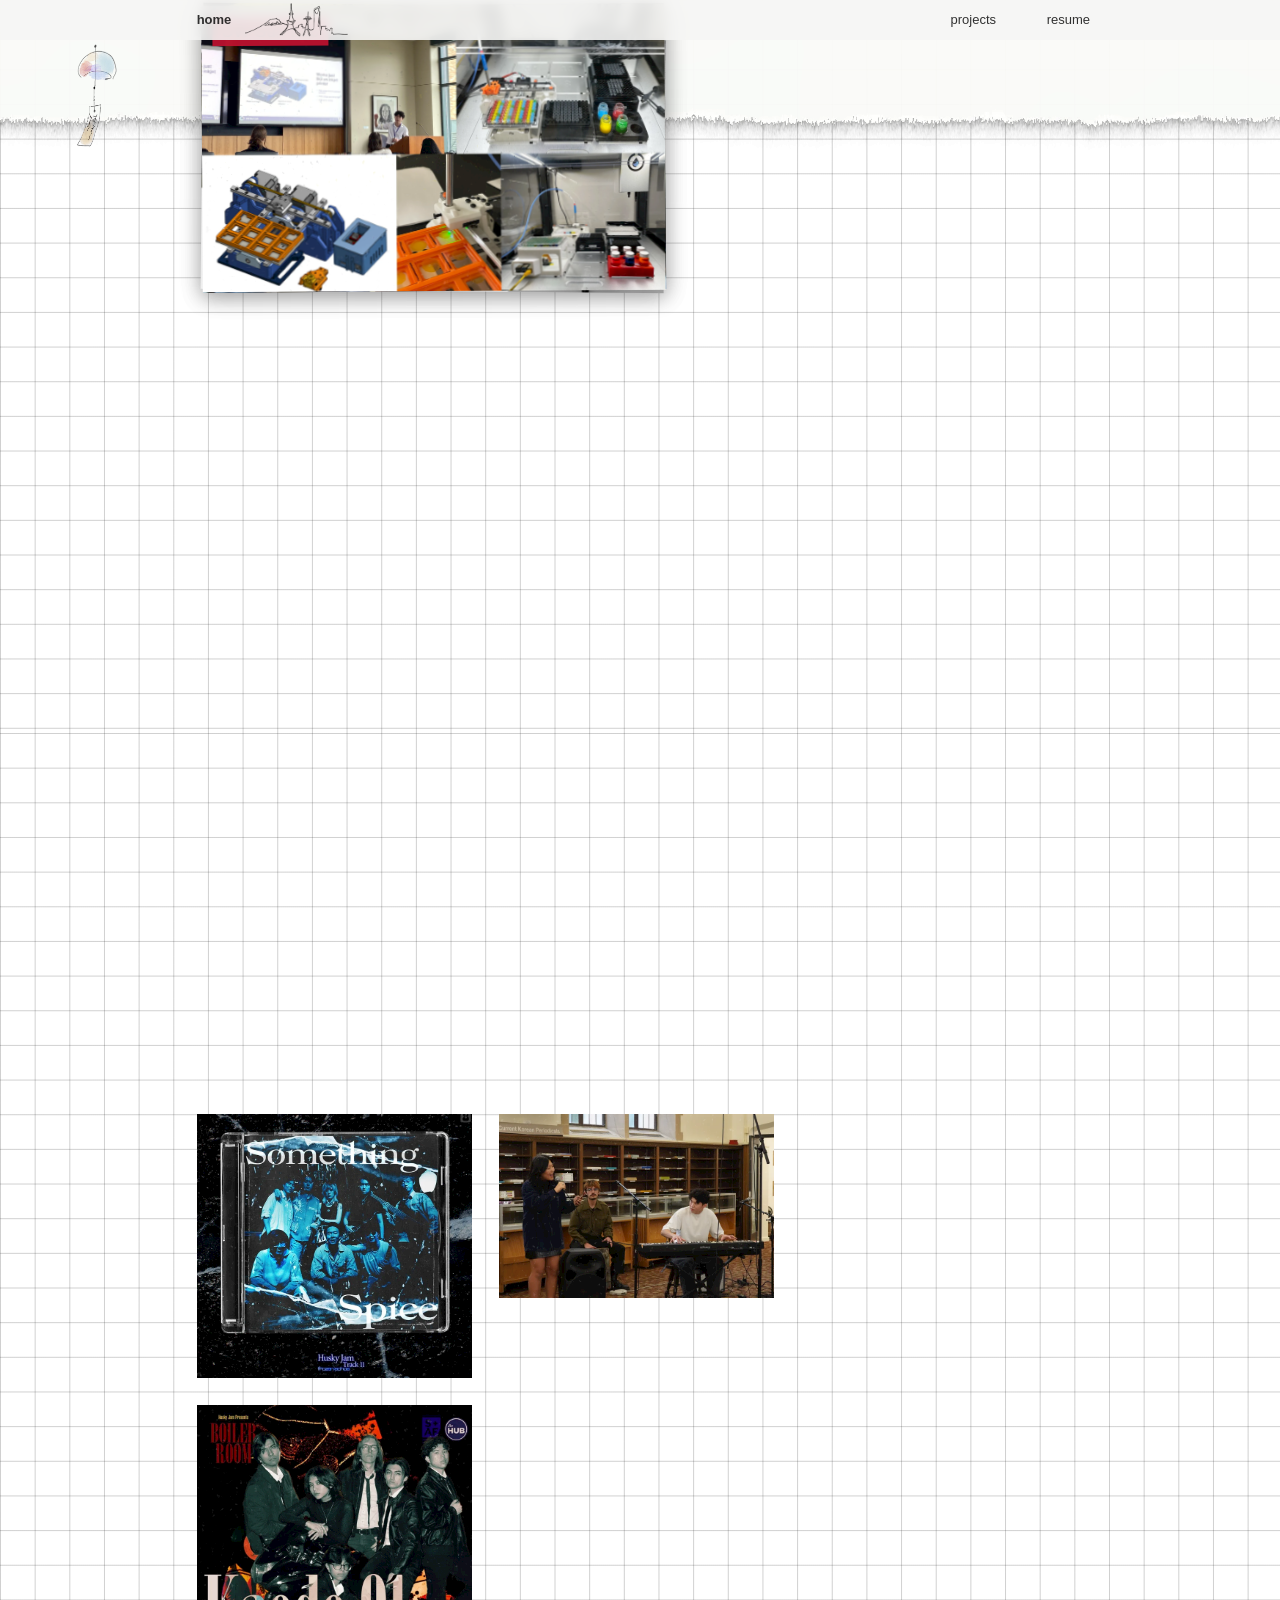
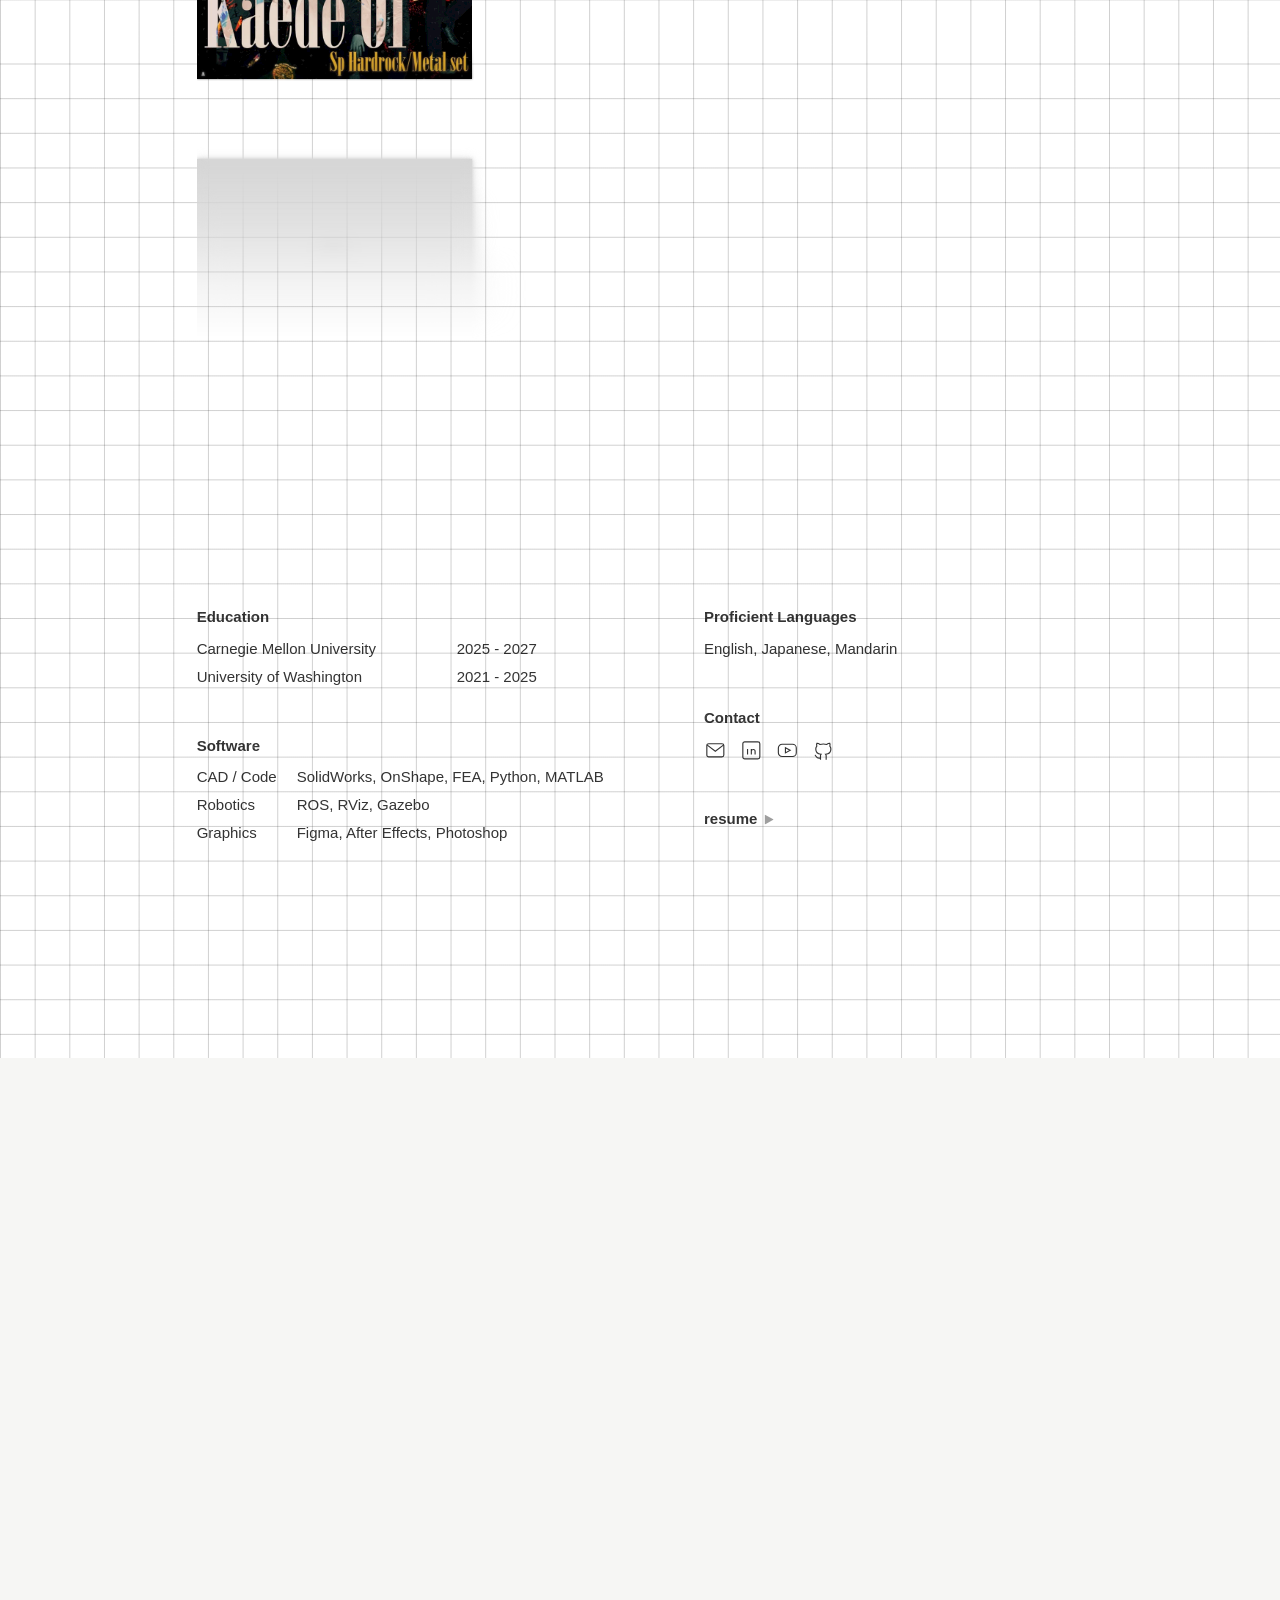
<file: index.html>
<!DOCTYPE html>
<html lang="en">
<head>
  <meta charset="UTF-8">
  <meta name="viewport" content="width=device-width, initial-scale=1.0">
  <title>victor yin</title>
  <link rel="preconnect" href="https://fonts.googleapis.com">
  <link rel="preconnect" href="https://fonts.gstatic.com" crossorigin>
  <link href="https://fonts.googleapis.com/css2?family=Geist:wght@400;600;700&family=Geist+Mono:wght@400;700&display=swap" rel="stylesheet">
  <link rel="stylesheet" href="site.css">
  <link rel="stylesheet" href="home.css">
</head>
<body>
  <!-- letterpress look: edges wander a little and the ink drops out in specks -->
  <svg width="0" height="0" style="position: absolute" aria-hidden="true">
    <filter id="print-text" x="-5%" y="-5%" width="110%" height="110%">
      <feTurbulence type="fractalNoise" baseFrequency=".1875" numOctaves="2" seed="7" result="n"/>
      <feDisplacementMap in="SourceGraphic" in2="n" scale="1.5" xChannelSelector="R" yChannelSelector="G" result="d"/>
      <feColorMatrix in="n" values="0 0 0 0 0  0 0 0 0 0  0 0 0 0 0  1.6 0 0 0 -1.075" result="specks"/>
      <feComposite in="d" in2="specks" operator="out"/>
    </filter>
    <filter id="print-img" x="0" y="0" width="100%" height="100%">
      <feTurbulence type="fractalNoise" baseFrequency=".2125" numOctaves="2" seed="3" result="n"/>
      <feDisplacementMap in="SourceGraphic" in2="n" scale="1.3" xChannelSelector="R" yChannelSelector="G" result="d"/>
      <feColorMatrix in="n" values="0 0 0 0 0  0 0 0 0 0  0 0 0 0 0  .8 0 0 0 -.56" result="specks"/>
      <feComposite in="d" in2="specks" operator="out"/>
    </filter>
  </svg>

  <div class="bg" aria-hidden="true">
    <div class="sheet-fill" id="fill-1"></div>
    <img class="strip" id="strip-1" src="images/sheet-a.webp" alt="">
    <div class="sheet-fill" id="fill-2"></div>
    <img class="strip" id="strip-3" src="images/sheet-a.webp" alt="">
  </div>
  <header class="nav">
    <a class="n-home active" href="index.html">home</a>
    <img class="nav-sky" src="images/skyline.webp" alt="">
    <a class="n-projects" href="projects.html">projects</a>
    <a class="n-resume" href="resume.html">resume</a>
  </header>

  <!-- hangs from the dot at its top; the strip hangs from the dot at the bottom of the bell -->
  <div class="fuurin" id="fuurin" aria-hidden="true">
    <img src="images/fuurin-top.webp" alt="">
    <img class="tanzaku" id="tanzaku" src="images/fuurin-strip.webp" alt="">
  </div>

  <!-- stays on screen: its lines change as the page scrolls -->
  <div class="overlay" id="overlay">
    <div class="words">
      <div class="print">
        <p class="lead" id="lead"></p>
        <div class="extras">
          <span class="extra links"><a href="resume.html">resume <svg class="tri right" viewBox="0 0 10 9" aria-hidden="true"><path d="M0 9 L5 0 L10 9 Z"/></svg></a><a href="projects/apple.html">this summer <svg class="tri right" viewBox="0 0 10 9" aria-hidden="true"><path d="M0 9 L5 0 L10 9 Z"/></svg></a></span>
          <a class="extra more" id="more" href="projects.html">read more <svg class="tri right" viewBox="0 0 10 9" aria-hidden="true"><path d="M0 9 L5 0 L10 9 Z"/></svg></a>
          <a class="extra see" href="projects.html">see more <svg class="tri right" viewBox="0 0 10 9" aria-hidden="true"><path d="M0 9 L5 0 L10 9 Z"/></svg></a>
          <a class="extra summer" href="projects/apple.html"><span class="lg" id="logo-end" aria-hidden="true"></span>this summer at Apple <svg class="tri right" viewBox="0 0 10 9" aria-hidden="true"><path d="M0 9 L5 0 L10 9 Z"/></svg></a>
        </div>
      </div>
    </div>
    <div style="translate: 0 2.71rem" class="media">
        <div class="media-set"></div>
        <div class="media-set"></div>
        <div class="media-set">
          
        </div>
      </div>
  </div>

  <section class="story" id="story">
    <!-- the cards ride in a sticky screen-sized box, so the browser keeps them still while it scrolls; the empty slots below hold their places in the page -->
    <div class="story-pin" id="story-pin">
    <a class="view" href="#about" data-beat="me" data-text="I&#x27;m a mechE masters student at Carnegie Mellon with a background in mechatronics and machine learning. i.e. I love tinkering with mechanisms and workflows.">
      <span class="card">
      <img class="photo" src="images/me.webp" alt="">
      <span class="chip print">Hi I am</span>
      <span class="big print">Victor</span>
      </span>
    </a>
    <a class="view" href="projects/drones.html" data-beat="cerlab" data-text="At Carnegie, I&#x27;m working on smarter, safer drones for unmanned exploration without GPS.">
      <span class="card">
      <img class="photo" src="images/cerlab-v1-1.webp" alt="">
      <span class="chip print">CMU CERLAB</span>
      </span>
    </a>
    <a class="view" href="projects/kamome.html" data-beat="sun" data-text="In undergrad, I was building self-driving experiments with computer vision and ML using lab robots.">
      <span class="card">
      <img class="photo" src="images/cerlab-v1.webp" alt="">
      <span class="chip print">UW Sun Lab</span>
      </span>
    </a>
    </div>
    <div class="slots" id="slots" aria-hidden="true"><i></i><i></i><i></i></div>
  </section>

  <section class="cad" id="cad" data-beat="cad" data-text="I equally love just CADing and designing cool assemblies.">
    <div class="pin">
      <div class="window-shadow" id="window-shadow">
      <div class="window" id="window">
        <div class="track" id="track">
          <div class="cols">
      <div>
        <a style="translate: 1.4rem -8.4rem" class="tile" href="projects/senior-capstone.html"><span class="art"><img class="ink" src="images/cad-1-senior-capstone.webp" width="1400" height="1153" alt="" loading="lazy"></span><span class="over print"><strong>Senior Capstone - Autonomous Cleaning Robot</strong></span></a>
        <a style="translate: 2.2rem -9.3rem" class="tile" href="projects/lego.html"><span class="art"><img class="ink moving" src="images/cad-3-lego-ump.webp" width="800" height="450" alt="" loading="lazy"></span><span class="over print"><strong>Rubberband Shell-Ejecting UMP</strong></span></a>
        <a style="translate: 2rem -9.1rem" class="tile" href="projects/kamome.html"><span class="art"><img class="ink" src="images/cad-5-kamome-crop.webp" width="1400" height="1153" alt="" loading="lazy"></span><span class="over print"><strong>Kamome Spectrometer</strong></span></a>
        <a style="translate: 1.8rem -5.4rem" class="tile" href="projects/apple.html"><span class="art"><img class="ink" src="images/cad-7-apple-dc.webp" width="1400" height="788" alt="" loading="lazy"></span><span class="over print"><strong>Apple Design Challenge</strong></span></a>
        <a style="translate: 1.1rem -4.4rem" class="tile" href="projects/lego.html"><span class="art"><img class="ink" src="images/slide-16-9-8.png" width="1400" height="788" alt="" loading="lazy"></span><span class="over print"><strong>Apple Design Challenge</strong></span></a>
        <a style="translate: 1.1rem -4.4rem" class="tile" href="projects/lego.html"><span class="art"><img class="ink" src="images/9-lego-msr-page.webp" width="1400" height="788" alt="" loading="lazy"></span><span class="over print"><strong>LEGO MSR</strong></span></a>
      </div>
      <div>
        <a style="translate: 0.5rem -8.1rem" class="tile" href="projects/senior-capstone.html"><span class="art"><img class="ink" src="images/cad-2-senior-capstone.webp" width="1400" height="901" alt="" loading="lazy"></span><span class="over print"><strong>Senior Capstone - Autonomous Cleaning Robot</strong></span></a>
        <a style="translate: 1.7rem 2.1rem" class="tile" href="projects/lego.html"><span class="art"><img class="ink moving" src="images/cad-4-lego-m4.webp" width="800" height="450" alt="" loading="lazy"></span><span class="over print"><strong>Working LEGO M4A4</strong></span></a>
        <a style="translate: 1.6rem 4.1rem" class="tile" href="projects/kamome.html"><span class="art"><img class="ink moving" src="images/cad-6-kamome-perovskite.webp" width="800" height="450" alt="" loading="lazy"></span><span class="over print"><strong>Kamome Spectrometer</strong></span></a>
        <a style="translate: 2rem 5.8rem" class="tile" href="projects/phil-up.html"><span class="art"><img class="ink" src="images/phil-up-project-thumbnail.webp" width="1400" height="1153" alt="" loading="lazy"></span><span class="over print"><strong>Phil-Up - Makerspace Robot</strong></span></a>
        <a style="translate: 2rem 5.8rem" class="tile" href="projects/kamome.html"><span class="art"><img class="ink" src="images/cad-backup-kamome.webp" width="1400" height="653" alt="" loading="lazy"></span><span class="over print"><strong>Kamome Spectrometer</strong></span></a>
        <a style="translate: 2rem 5.8rem" class="tile" href="projects/lego.html"><span class="art"><img class="ink moving" src="images/backup-lego-ump.gif" width="800" height="450" alt="" loading="lazy"></span><span class="over print"><strong>LEGO UMP</strong></span></a>
      </div>
    </div>
        </div>
      </div>
      </div>
      <a class="shanghai" id="shanghai" href="projects/apple.html"><span class="card"><img class="photo" src="images/shanghai.webp" alt=""></span></a>
    </div>
    <span id="apple-beat" data-beat="apple" data-text="It&#x27;s helped me secure opportunities not just with &lt;strong&gt;design &amp; manufacturing&lt;/strong&gt;, but with &lt;strong class=&quot;ai&quot;&gt; AI-driven process optimization&lt;/strong&gt;."></span>
  </section>

  <section class="arts" id="arts" data-beat="arts" data-text="I also love connecting with people through music and design :) — whether it&#x27;s &lt;a href=&quot;projects/music.html&quot;&gt;campus bands &lt;svg class=&quot;tri right&quot; viewBox=&quot;0 0 10 9&quot; aria-hidden=&quot;true&quot;&gt;&lt;path d=&quot;M0 9 L5 0 L10 9 Z&quot;/&gt;&lt;/svg&gt;&lt;/a&gt; or a niche YouTube community of &lt;a href=&quot;https://www.youtube.com/@melty-lego&quot;&gt;LEGO builders &lt;svg class=&quot;tri right&quot; viewBox=&quot;0 0 10 9&quot; aria-hidden=&quot;true&quot;&gt;&lt;path d=&quot;M0 9 L5 0 L10 9 Z&quot;/&gt;&lt;/svg&gt;&lt;/a&gt;">
    <div class="cols">
      <div>
        <a class="tile" href="projects/music.html"><span class="art"><img class="ink" src="images/image-2.webp" alt=""></span><span class="over print"><strong>Somethin' Spice</strong></span></a>
        <a class="tile" href="projects/music.html"><span class="art"><img class="ink" src="images/image-3-1.webp" alt=""></span><span class="over print"><strong>HuskyJam</strong></span></a>
        <a class="tile" href="projects/music.html"><span class="art"><img class="ink" src="images/image-11.webp" alt="" loading="lazy"></span><span class="over print"><strong>Music</strong></span></a>
        <a class="tile" href="projects/music.html"><span class="art"><img class="ink" src="images/image-8.webp" alt="" loading="lazy"></span><span class="over print"><strong>Music</strong></span></a>
        <a class="tile" href="projects/music.html"><span class="art"><span class="ph">photo</span></span><span class="over print"><strong>Music</strong></span></a>
      </div>
      <div>
        <a class="tile" href="projects/music.html"><span class="art"><img class="ink" src="images/dsc09359.webp" alt=""></span><span class="over print"><strong>Melody in the Stacks</strong></span></a>
        <a class="tile" href="projects/music.html"><span class="art"><img class="ink" src="images/image-16.webp" alt=""></span><span class="over print"><strong>Music</strong></span></a>
        <a class="tile" href="projects/music.html"><span class="art"><img class="ink" src="images/171d6437f544dae54d4142a6165e625d.jpg" alt=""></span><span class="over print"><strong>Music</strong></span></a>
        <a class="tile" href="projects/music.html"><span class="art"><img class="ink" src="images/image-4-1.webp" alt="" loading="lazy"></span><span class="over print"><strong>Music</strong></span></a>
        <a class="tile" href="projects/music.html"><span class="art"><img class="ink" src="images/general-pamphlet-frontside-final.webp" alt="" loading="lazy"></span><span class="over print"><strong>Music</strong></span></a>
      </div>
      <div>
        <a class="tile" href="projects/music.html"><span class="art"><img class="ink" src="images/img-5727.webp" alt=""></span><span class="over print"><strong>Kaede01</strong></span></a>
        <a class="tile" href="projects/music.html"><span class="art"><img class="ink" src="images/image-6.webp" alt=""></span><span class="over print"><strong>Music</strong></span></a>
        <a class="tile" href="projects/music.html"><span class="art"><img class="ink" src="images/dsc09362.webp" alt=""></span><span class="over print"><strong>Music</strong></span></a>
        <a class="tile" href="projects/music.html"><span class="art"><img class="ink" src="images/image-10.webp" alt="" loading="lazy"></span><span class="over print"><strong>Music</strong></span></a>
        <a class="tile" href="projects/music.html"><span class="art"><img class="ink" src="images/img-0476.webp" alt="" loading="lazy"></span><span class="over print"><strong>Music</strong></span></a>
      </div>
      <span class="lens" aria-hidden="true"><i></i><i></i><i></i><i></i><i></i></span>
    </div>
  </section>

  <section class="about" id="about" data-beat="about" data-text="&lt;a href=&quot;mailto:hirotakayin@gmail.com&quot;&gt;Feel free to reach out !&lt;svg class=&quot;tri right&quot; viewBox=&quot;0 0 10 9&quot; aria-hidden=&quot;true&quot;&gt;&lt;path d=&quot;M0 9 L5 0 L10 9 Z&quot;/&gt;&lt;/svg&gt;&lt;/a&gt;">
    <div>
      <div class="print">
        <h3>Education</h3>
        <div class="rows edu">
          <span>Carnegie Mellon University</span><span>2025 - 2027</span>
          <span>University of Washington</span><span>2021 - 2025</span>
        </div>
      </div>
      <div class="print">
        <h3>Software</h3>
        <div class="rows soft">
          <span>CAD / Code</span><span>SolidWorks, OnShape, FEA, Python, MATLAB</span><span>Robotics</span><span>ROS, RViz, Gazebo</span>
          
          <span>Graphics</span><span>Figma, After Effects, Photoshop</span>
        </div>
      </div>
    </div>
    <div>
      <div class="print">
        <h3>Proficient Languages</h3>
        <p>English, Japanese, Mandarin</p>
      </div>
      <div>
        <h3 class="print">Contact</h3>
        <div class="contact">
          <a href="mailto:hirotakayin@gmail.com" aria-label="email" title="email"><svg viewBox="0 0 24 24"><rect x="3" y="5" width="18" height="14" rx="2"/><path d="M3.5 6.5 L12 13 L20.5 6.5"/></svg></a>
          <a href="https://www.linkedin.com/in/hirotaka-yin" aria-label="linkedin" title="linkedin"><svg viewBox="0 0 24 24"><rect x="3" y="3" width="18" height="18" rx="2"/><path d="M8 10.5 V16.5 M8 7.6 V7.7 M12 16.5 V10.5 M12 13 C12 11 16 10 16 13.2 V16.5"/></svg></a>
          <a href="https://www.youtube.com/@melty-lego" aria-label="youtube" title="youtube"><svg viewBox="0 0 24 24"><rect x="2.5" y="5.5" width="19" height="13" rx="4"/><path d="M10 9.3 L15 12 L10 14.7 Z"/></svg></a>
          <a href="https://github.com/hirotakayin" aria-label="github" title="github"><svg viewBox="0 0 24 24"><path d="M9 20 C4.5 21.5 4.5 17.5 3 17 M15 22 V18.3 C15 17.2 15.1 16.8 14.5 16.2 C17.3 15.9 20 14.8 20 10.5 C20 9.3 19.6 8.3 18.9 7.5 C19.2 6.6 19.2 5.5 18.8 4.6 C18.8 4.6 17.7 4.3 15.5 5.8 C13.6 5.3 10.4 5.3 8.5 5.8 C6.3 4.3 5.2 4.6 5.2 4.6 C4.8 5.5 4.8 6.6 5.1 7.5 C4.4 8.3 4 9.3 4 10.5 C4 14.8 6.7 15.9 9.5 16.2 C8.9 16.8 8.9 17.4 9 18.3 V22"/></svg></a>
        </div>
      </div>
      <a class="resume-go print" href="resume.html">resume <svg class="tri right" viewBox="0 0 10 9" aria-hidden="true"><path d="M0 9 L5 0 L10 9 Z"/></svg></a>
    </div>
  </section>

  <script src="logo.js"></script>
  <script src="site.js"></script>
  <script src="home.js"></script>
</body>
</html>
</file>
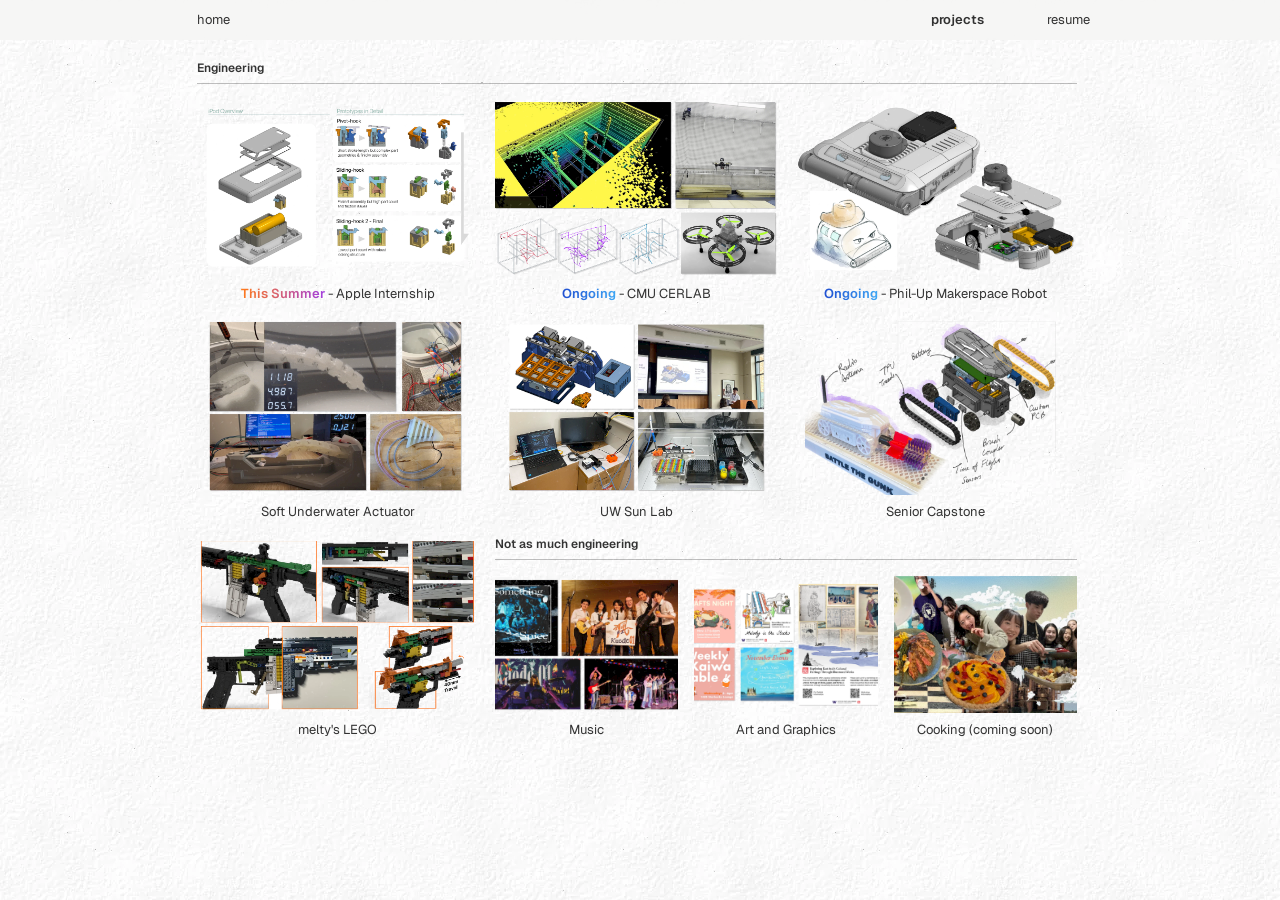
<file: projects.html>
<!DOCTYPE html>
<html lang="en">
<head>
  <meta charset="UTF-8">
  <meta name="viewport" content="width=device-width, initial-scale=1.0">
  <title>victor yin — projects</title>
  <link rel="preconnect" href="https://fonts.googleapis.com">
  <link rel="preconnect" href="https://fonts.gstatic.com" crossorigin>
  <link href="https://fonts.googleapis.com/css2?family=Geist:wght@400;600;700&family=Geist+Mono:wght@400;700&display=swap" rel="stylesheet">
  <link rel="stylesheet" href="site.css">
  <style>
    main { width: 132rem; margin-left: 29.5rem; padding: 9rem 0 12rem; }
    h1 { font-size: 3.2rem; }
    .sec { margin: 6rem 0 2.4rem; padding-bottom: 1rem; border-bottom: 1px solid rgba(0, 0, 0, .25); font-size: 1.8rem; }
    main > .sec:first-child { margin-top: 0; }
    .grid { display: grid; grid-template-columns: repeat(12, 1fr); gap: 2.4rem; align-items: start; }
    .big { grid-column: span 6; }
    .mid { grid-column: span 4; }
    .small { grid-column: span 3; }
    /* last row: LEGO on the left, the three less-engineering tiles in the space of two on the right */
    .grid.lower { margin-top: 2.4rem; }
    .grid .side { grid-column: span 8; }
    .side .sec { margin-top: 0; }
    .grid.trio { grid-template-columns: repeat(3, 1fr); }
    /* the three small tiles stretch to LEGO's height, cropping their pictures, so all four names line up */
    .grid.lower { align-items: stretch; }
    .grid .side { display: flex; flex-direction: column; }
    .grid.trio { flex: 1; align-items: stretch; }
    .grid.trio .tile { display: flex; flex-direction: column; }
    .grid.trio .pic { position: relative; flex: 1; min-height: 0; overflow: hidden; }
    .grid.trio .art { position: absolute; inset: 0; }
    .grid.trio .art img { width: 100%; height: 100%; aspect-ratio: auto; object-fit: cover; }
    .grid.trio .tile .over { inset: 0; aspect-ratio: auto; }
    .grid.trio .over strong { font-size: 1.5rem; padding: 0 1.2rem; text-align: center; }
    .grid .ph { aspect-ratio: 16 / 10; min-height: 0; }
    .grid img { aspect-ratio: 16 / 10; object-fit: contain; background: #fff; }
    /* cut-outs (PNGs, and anything mostly see-through) sit straight on the paper instead of on a white card */
    .grid img[src$=".png"], .grid img.clear { background: none; }
    /* the hover wash covers only the picture; the title sits centered under it */
    .grid .tile .over { bottom: auto; aspect-ratio: 16 / 10; }
    .grid .name { display: block; margin-top: 1.2rem; font-size: var(--t); text-align: center; }
    /* status labels before a title: gradient lettering */
    .tag-ongoing, .tag-summer { font-weight: 600; -webkit-background-clip: text; background-clip: text; color: transparent; }
    .tag-ongoing { background-image: linear-gradient(90deg, #1f4fd1, #3fa7f5); }
    .tag-summer { background-image: linear-gradient(90deg, #ff7a1a, #a23ee0); }
    @media (max-width: 760px) {
      main { width: auto; margin: 0; padding: 8.4rem var(--pad) 8rem; }
      h2.sec { font-size: 2rem; }
      .grid { grid-template-columns: 1fr; row-gap: 3.2rem; }
      .grid > .tile, .grid .side { grid-column: auto; }
      .grid.trio { grid-template-columns: 1fr; }
      .grid.trio .pic { flex: none; aspect-ratio: 16 / 10; }
    }
  </style>
</head>
<body class="paper">
  <!-- letterpress look: edges wander a little and the ink drops out in specks -->
  <svg width="0" height="0" style="position: absolute" aria-hidden="true">
    <filter id="print-text" x="-5%" y="-5%" width="110%" height="110%">
      <feTurbulence type="fractalNoise" baseFrequency=".1875" numOctaves="2" seed="7" result="n"/>
      <feDisplacementMap in="SourceGraphic" in2="n" scale="1.5" xChannelSelector="R" yChannelSelector="G" result="d"/>
      <feColorMatrix in="n" values="0 0 0 0 0  0 0 0 0 0  0 0 0 0 0  1.6 0 0 0 -1.075" result="specks"/>
      <feComposite in="d" in2="specks" operator="out"/>
    </filter>
    <filter id="print-img" x="0" y="0" width="100%" height="100%">
      <feTurbulence type="fractalNoise" baseFrequency=".2125" numOctaves="2" seed="3" result="n"/>
      <feDisplacementMap in="SourceGraphic" in2="n" scale="1.3" xChannelSelector="R" yChannelSelector="G" result="d"/>
      <feColorMatrix in="n" values="0 0 0 0 0  0 0 0 0 0  0 0 0 0 0  .8 0 0 0 -.56" result="specks"/>
      <feComposite in="d" in2="specks" operator="out"/>
    </filter>
  </svg>

  <header class="nav">
    <a class="n-home" href="index.html">home</a>
    <a class="n-projects active" href="projects.html">projects</a>
    <a class="n-resume" href="resume.html">resume</a>
  </header>

  <main>

    <h2 class="sec print">Engineering</h2>
    <div class="grid">
      <a class="tile mid" href="projects/apple.html"><span class="art"><img class="ink" src="images/apple-project-thumbnail.webp" alt="" loading="lazy"></span><span class="over print"><strong>Apple Internship</strong></span><span class="name print"><span class="tag-summer">This Summer</span> - Apple Internship</span></a>
      <a class="tile mid" href="projects/drones.html"><span class="art"><img class="ink" src="images/cerlab-project-thumbnail.webp" alt="" loading="lazy"></span><span class="over print"><strong>CMU CERLAB</strong></span><span class="name print"><span class="tag-ongoing">Ongoing</span> - CMU CERLAB</span></a>
      <a class="tile mid" href="projects/phil-up.html"><span class="art"><img class="ink" src="images/phil-up-project-thumbnail.webp" alt="" loading="lazy"></span><span class="over print"><strong>Phil-Up (Coming Soon)</strong></span><span class="name print"><span class="tag-ongoing">Ongoing</span> - Phil-Up Makerspace Robot</span></a>
      <a class="tile mid" href="projects/manta-ray.html"><span class="art"><img class="ink" src="images/soft-robotics-project-thumbnail-1.webp" alt="" loading="lazy"></span><span class="over print"><strong>Soft Underwater Actuator</strong></span><span class="name print">Soft Underwater Actuator</span></a>
      <a class="tile mid" href="projects/kamome.html"><span class="art"><img class="ink" src="images/sunlab-project-thumbnail.webp" alt="" loading="lazy"></span><span class="over print"><strong>UW Sun Lab</strong></span><span class="name print">UW Sun Lab</span></a>
      <a class="tile mid" href="projects/senior-capstone.html"><span class="art"><img class="ink" src="images/senior-capstone-preview-1-1.webp" alt="" loading="lazy"></span><span class="over print"><strong>Senior Capstone</strong></span><span class="name print">Senior Capstone</span></a>
    </div>

    <div class="grid lower">
      <a class="tile mid" href="projects/lego.html"><span class="art"><img class="ink clear" src="images/lego-project-thumbnail.webp" alt="" loading="lazy"></span><span class="over print"><strong>Shameless plug for my channel</strong></span><span class="name print">melty's LEGO</span></a>
      <div class="side">
        <h2 class="sec print">Not as much engineering</h2>
        <div class="grid trio">
          <a class="tile" href="projects/music.html"><span class="pic"><span class="art"><img class="ink" src="images/music-project-thumbnail.webp" alt="" loading="lazy"></span><span class="over print"><strong>Music</strong></span></span><span class="name print">Music</span></a>
          <a class="tile" href="projects/graphic-design.html"><span class="pic"><span class="art"><img class="ink clear" src="images/graphics-project-thumbnail.webp" alt="" loading="lazy"></span><span class="over print"><strong>Art and Graphics</strong></span></span><span class="name print">Art and Graphics</span></a>
          <div class="tile" tabindex="0"><span class="pic"><span class="art"><img class="ink" src="images/cooking-project-thumbnail.webp" alt="" loading="lazy"></span><span class="over print"><strong>Recipe app in the works</strong></span></span><span class="name print">Cooking (coming soon)</span></div>
        </div>
      </div>
    </div>

  </main>

  <script src="site.js"></script>
  <script>
    // a picture that is at least 5% see-through counts as a cut-out; soft or rounded edges alone don't
    // (opened as a file, the browser won't say, so those are also marked by hand with class="clear")
    document.querySelectorAll('.grid img').forEach((img) => {
      const check = () => {
        try {
          const c = document.createElement('canvas'), g = c.getContext('2d');
          c.width = 64; c.height = 40;
          g.drawImage(img, 0, 0, 64, 40);
          const a = g.getImageData(0, 0, 64, 40).data;
          let clear = 0;
          for (let i = 3; i < a.length; i += 4) if (a[i] < 250) clear++;
          if (clear > .05 * 64 * 40) img.classList.add('clear');
        } catch (err) {}
      };
      if (img.complete && img.naturalWidth) check(); else img.addEventListener('load', check, { once: true });
    });
  </script>
</body>
</html>
</file>
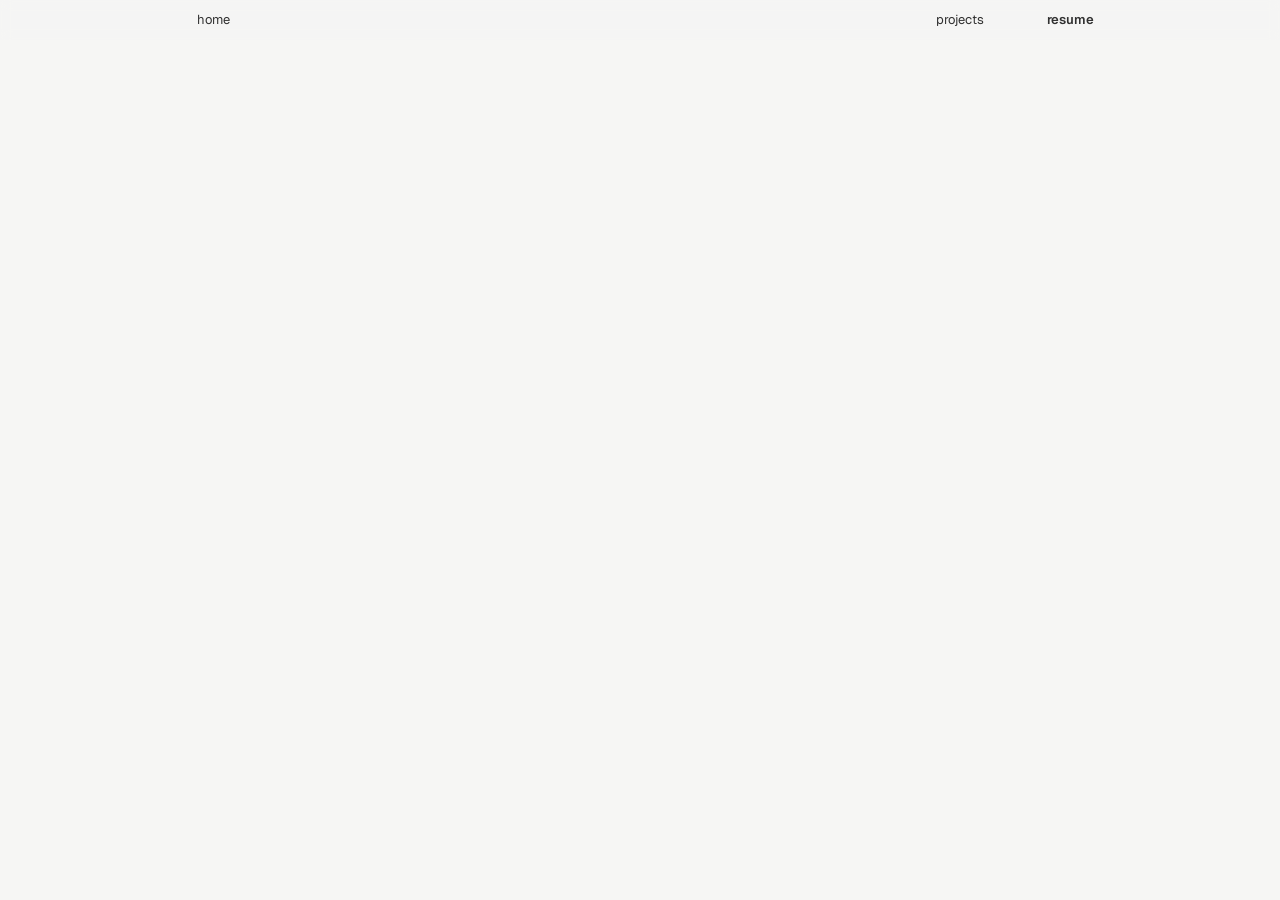
<file: resume.html>
<!DOCTYPE html>
<html lang="en">
<head>
  <meta charset="UTF-8">
  <meta name="viewport" content="width=device-width, initial-scale=1.0">
  <title>victor yin — resume</title>
  <link rel="preconnect" href="https://fonts.googleapis.com">
  <link rel="preconnect" href="https://fonts.gstatic.com" crossorigin>
  <link href="https://fonts.googleapis.com/css2?family=Geist:wght@400;600;700&family=Geist+Mono:wght@400;700&display=swap" rel="stylesheet">
  <link rel="stylesheet" href="site.css">
</head>
<body>
  <header class="nav">
    <a class="n-home" href="index.html">home</a>
    <a class="n-projects" href="projects.html">projects</a>
    <a class="n-resume active" href="resume.html">resume</a>
  </header>
  <style>
    .resume-frame { display: block; position: fixed; left: 0; top: 6rem; width: 100%; height: calc(100vh - 6rem); border: 0; }
    /* phone browsers show only the first page of a PDF inside a page, so they open the file itself */
    .resume-open { padding: 12rem var(--pad) 0; font-size: max(16px, 1.9rem); }
    .resume-open a { font-weight: 600; }
    @media (max-width: 760px) { .resume-frame { display: none; } }
  </style>
  <iframe class="resume-frame" src="resume.pdf#view=FitH" title="Victor Yin resume"></iframe>
  <p class="resume-open m-only"><a href="resume.pdf">Open the resume (PDF) <svg class="tri right" viewBox="0 0 10 9" aria-hidden="true"><path d="M0 9 L5 0 L10 9 Z"/></svg></a></p>
  <script src="site.js"></script>
</body>
</html>
</file>
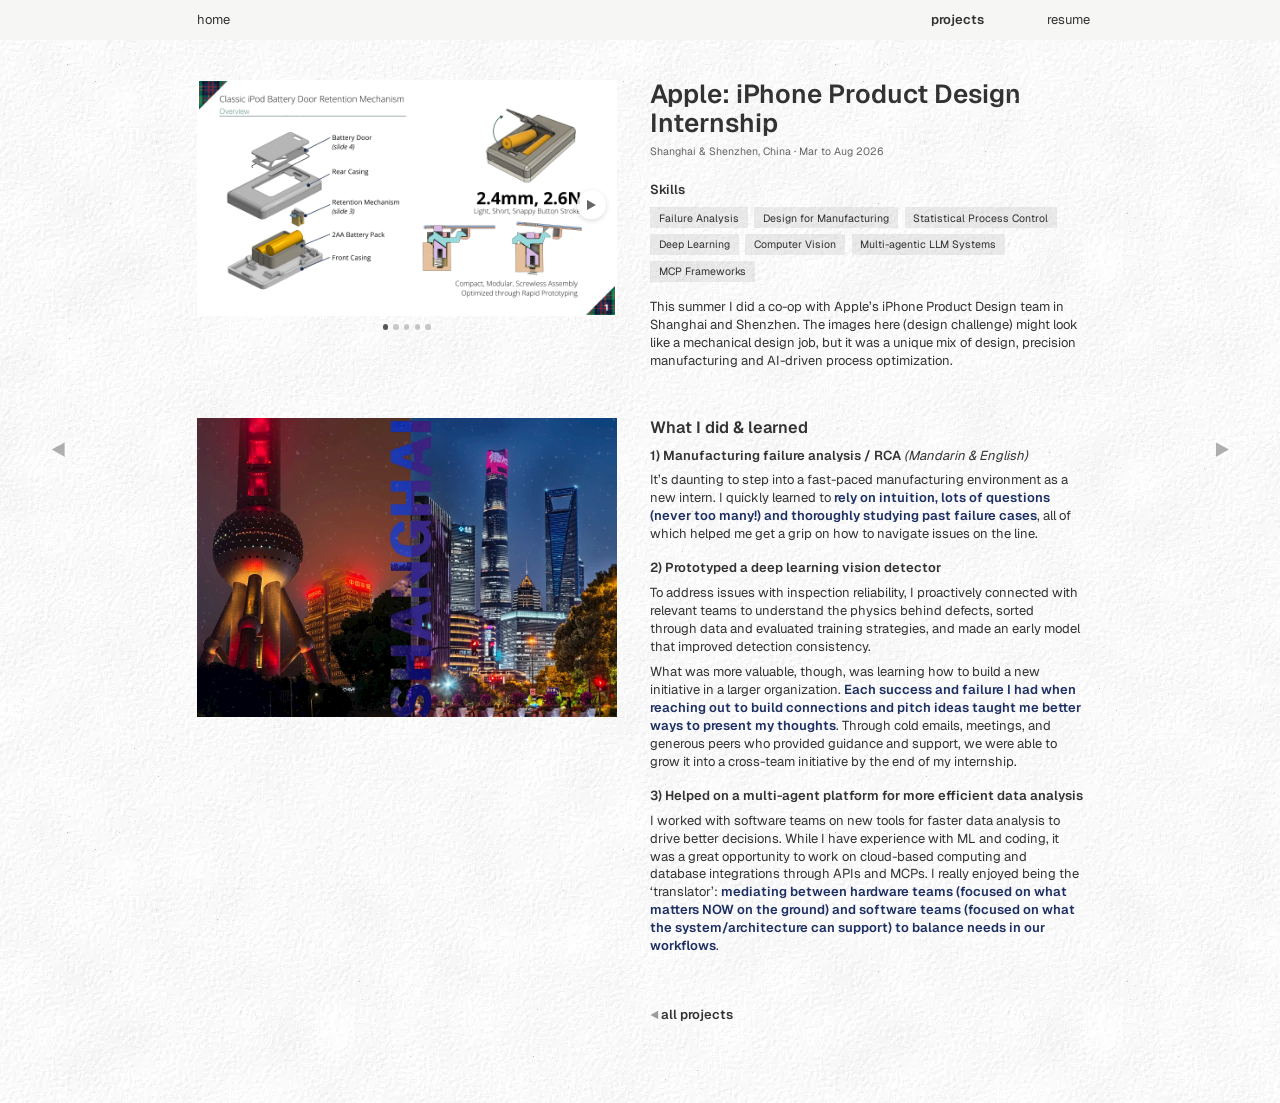
<file: projects/apple.html>
<!DOCTYPE html>
<html lang="en">
<head>
  <meta charset="UTF-8">
  <meta name="viewport" content="width=device-width, initial-scale=1.0">
  <title>victor yin — Apple: iPhone Product Design</title>
  <link rel="preconnect" href="https://fonts.googleapis.com">
  <link rel="preconnect" href="https://fonts.gstatic.com" crossorigin>
  <link href="https://fonts.googleapis.com/css2?family=Geist:wght@400;600;700&family=Geist+Mono:wght@400;700&display=swap" rel="stylesheet">
  <link rel="stylesheet" href="../site.css">
  <link rel="stylesheet" href="../project.css">
</head>
<body class="paper">
  <!-- letterpress look: edges wander a little and the ink drops out in specks -->
  <svg width="0" height="0" style="position: absolute" aria-hidden="true">
    <filter id="print-text" x="-5%" y="-5%" width="110%" height="110%">
      <feTurbulence type="fractalNoise" baseFrequency=".1875" numOctaves="2" seed="7" result="n"/>
      <feDisplacementMap in="SourceGraphic" in2="n" scale="1.5" xChannelSelector="R" yChannelSelector="G" result="d"/>
      <feColorMatrix in="n" values="0 0 0 0 0  0 0 0 0 0  0 0 0 0 0  1.6 0 0 0 -1.075" result="specks"/>
      <feComposite in="d" in2="specks" operator="out"/>
    </filter>
    <filter id="print-img" x="0" y="0" width="100%" height="100%">
      <feTurbulence type="fractalNoise" baseFrequency=".2125" numOctaves="2" seed="3" result="n"/>
      <feDisplacementMap in="SourceGraphic" in2="n" scale="1.3" xChannelSelector="R" yChannelSelector="G" result="d"/>
      <feColorMatrix in="n" values="0 0 0 0 0  0 0 0 0 0  0 0 0 0 0  .8 0 0 0 -.56" result="specks"/>
      <feComposite in="d" in2="specks" operator="out"/>
    </filter>
  </svg>

  <header class="nav">
    <a class="n-home" href="../index.html">home</a>
    <a class="n-projects active" href="../projects.html">projects</a>
    <a class="n-resume" href="../resume.html">resume</a>
  </header>

  <main class="layout wide">
    <section class="row">
      <div class="group"><div class="gallery" aria-roledescription="carousel"><div class="track"><div class="slide"><img class="ink" src="../images/1.png" alt=""></div><div class="slide"><img class="ink" src="../images/2.webp" alt="" loading="lazy"></div><div class="slide"><img class="ink" src="../images/3.png" alt="" loading="lazy"></div><div class="slide"><img class="ink" src="../images/4.png" alt="" loading="lazy"></div><div class="slide"><img class="ink" src="../images/5.png" alt="" loading="lazy"></div></div><button class="g-prev" type="button" aria-label="previous slide"><svg class="tri left" viewBox="0 0 10 9" aria-hidden="true"><path d="M0 9 L5 0 L10 9 Z"/></svg></button><button class="g-next" type="button" aria-label="next slide"><svg class="tri right" viewBox="0 0 10 9" aria-hidden="true"><path d="M0 9 L5 0 L10 9 Z"/></svg></button><div class="dots"></div></div></div>
      <div class="text print">
        <h1>Apple: iPhone Product Design Internship</h1><p class="when">Shanghai &amp; Shenzhen, China · Mar to Aug 2026</p><p class="skills-title">Skills</p><div class="skills"><span>Failure Analysis</span><span>Design for Manufacturing</span><span>Statistical Process Control</span><span>Deep Learning</span><span>Computer Vision</span><span>Multi-agentic LLM Systems</span><span>MCP Frameworks</span></div><p class="intro">This summer I did a co-op with Apple’s iPhone Product Design team in Shanghai and Shenzhen. The images here (design challenge) might look like a mechanical design job, but it was a unique mix of design, precision manufacturing and AI-driven process optimization.</p>
      </div>
    </section>
    <section class="row">
      <div class="group"><figure><img class="ink" src="../images/shanghai-2.webp" alt="" loading="lazy"></figure></div>
      <div class="text print">
        <h2>What I did &amp; learned</h2><h3>1) Manufacturing failure analysis / RCA <span style="font-weight: normal;"><i>(Mandarin &amp; English)</i></span></h3><p>It’s daunting to step into a fast-paced manufacturing environment as a new intern. I quickly learned to <b class="hl">rely on intuition, lots of questions (never too many!) and thoroughly studying past failure cases</b>, all of which helped me get a grip on how to navigate issues on the line.</p><h3>2) Prototyped a deep learning vision detector</h3><p>To address issues with inspection reliability, I proactively connected with relevant teams to understand the physics behind defects, sorted through data and evaluated training strategies, and made an early model that improved detection consistency.</p><p>What was more valuable, though, was learning how to build a new initiative in a larger organization. <b class="hl">Each success and failure I had when reaching out to build connections and pitch ideas taught me better ways to present my thoughts</b>. Through cold emails, meetings, and generous peers who provided guidance and support, we were able to grow it into a cross-team initiative by the end of my internship.</p><h3>3) Helped on a multi-agent platform for more efficient data analysis</h3><p>I worked with software teams on new tools for faster data analysis to drive better decisions. While I have experience with ML and coding, it was a great opportunity to work on cloud-based computing and database integrations through APIs and MCPs. I really enjoyed being the ‘translator’: <b class="hl">mediating between hardware teams (focused on what matters NOW on the ground) and software teams (focused on what the system/architecture can support) to balance needs in our workflows</b>.</p>
        <a class="back" href="../projects.html"><svg class="tri left" viewBox="0 0 10 9" aria-hidden="true"><path d="M0 9 L5 0 L10 9 Z"/></svg>all projects</a>
      </div>
    </section>
</main>

  <script src="../site.js"></script>
  <script src="../project-nav.js"></script>
  <script src="../gallery.js"></script>
</body>
</html>
</file>
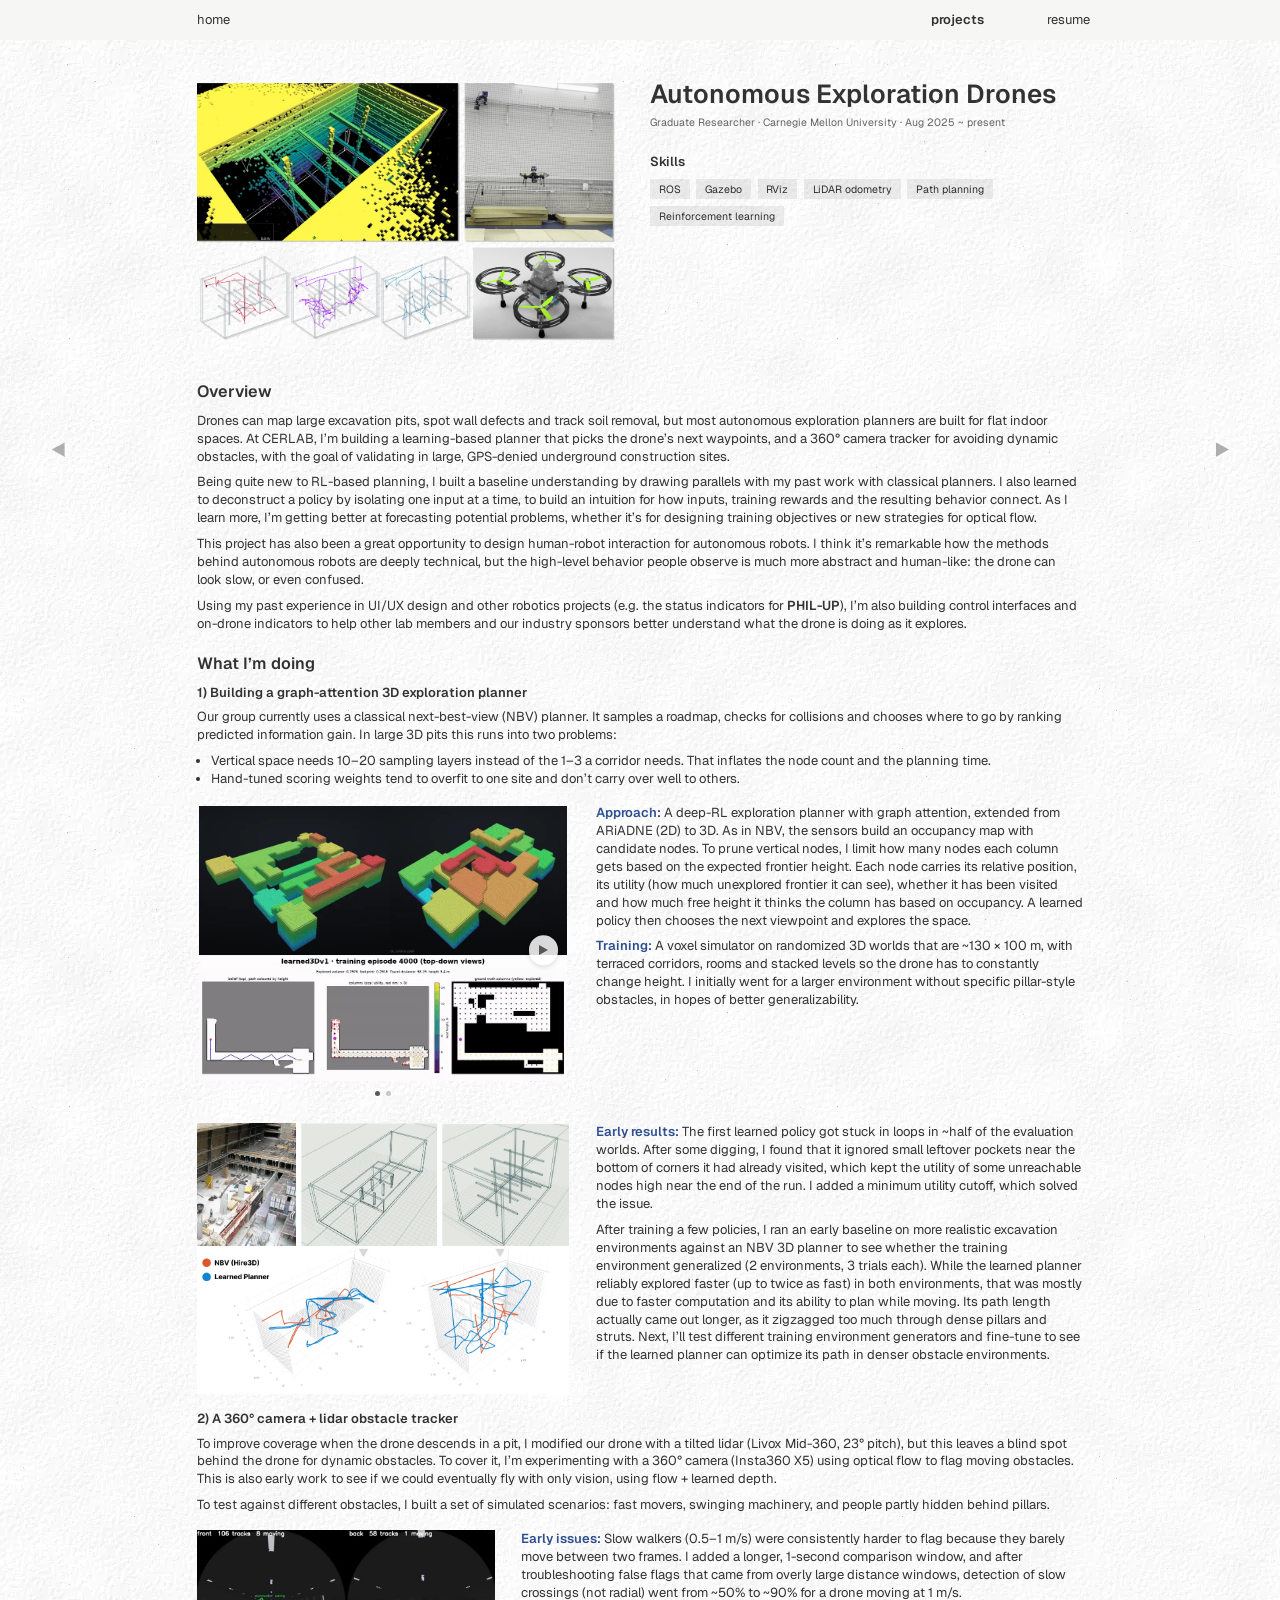
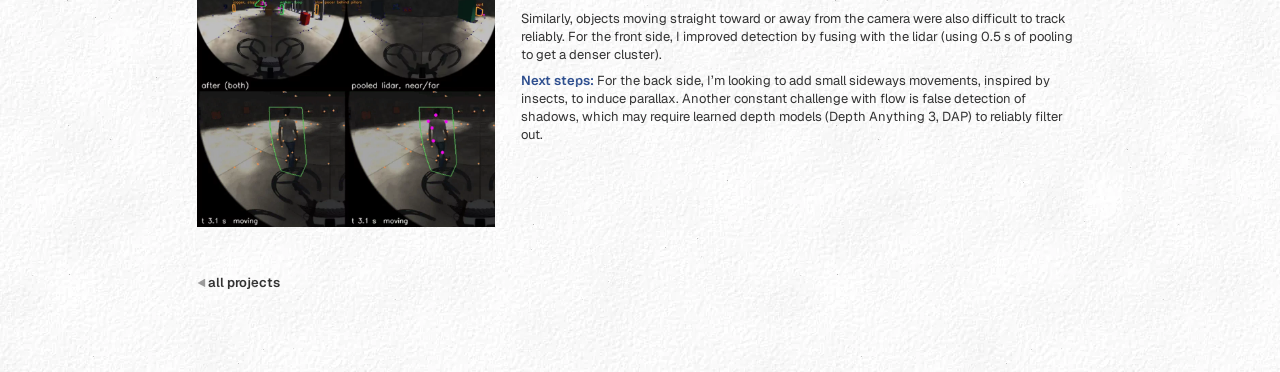
<file: projects/drones.html>
<!DOCTYPE html>
<html lang="en">
<head>
  <meta charset="UTF-8">
  <meta name="viewport" content="width=device-width, initial-scale=1.0">
  <title>victor yin — Autonomous Drones</title>
  <link rel="preconnect" href="https://fonts.googleapis.com">
  <link rel="preconnect" href="https://fonts.gstatic.com" crossorigin>
  <link href="https://fonts.googleapis.com/css2?family=Geist:wght@400;600;700&family=Geist+Mono:wght@400;700&display=swap" rel="stylesheet">
  <link rel="stylesheet" href="../site.css">
  <link rel="stylesheet" href="../project.css">
</head>
<body class="paper">
  <!-- letterpress look: edges wander a little and the ink drops out in specks -->
  <svg width="0" height="0" style="position: absolute" aria-hidden="true">
    <filter id="print-text" x="-5%" y="-5%" width="110%" height="110%">
      <feTurbulence type="fractalNoise" baseFrequency=".1875" numOctaves="2" seed="7" result="n"/>
      <feDisplacementMap in="SourceGraphic" in2="n" scale="1.5" xChannelSelector="R" yChannelSelector="G" result="d"/>
      <feColorMatrix in="n" values="0 0 0 0 0  0 0 0 0 0  0 0 0 0 0  1.6 0 0 0 -1.075" result="specks"/>
      <feComposite in="d" in2="specks" operator="out"/>
    </filter>
    <filter id="print-img" x="0" y="0" width="100%" height="100%">
      <feTurbulence type="fractalNoise" baseFrequency=".2125" numOctaves="2" seed="3" result="n"/>
      <feDisplacementMap in="SourceGraphic" in2="n" scale="1.3" xChannelSelector="R" yChannelSelector="G" result="d"/>
      <feColorMatrix in="n" values="0 0 0 0 0  0 0 0 0 0  0 0 0 0 0  .8 0 0 0 -.56" result="specks"/>
      <feComposite in="d" in2="specks" operator="out"/>
    </filter>
  </svg>

  <header class="nav">
    <a class="n-home" href="../index.html">home</a>
    <a class="n-projects active" href="../projects.html">projects</a>
    <a class="n-resume" href="../resume.html">resume</a>
  </header>

  <main class="layout wide stack">
    <section class="row">
      <div class="group"><figure><img class="ink" src="../images/cerlab-project-thumbnail.webp" alt="" loading="lazy"></figure></div>
      <div class="text print">
        <h1>Autonomous Exploration Drones</h1><p class="when">Graduate Researcher · Carnegie Mellon University · Aug 2025 ~ present</p><p class="skills-title">Skills</p><div class="skills"><span>ROS</span><span>Gazebo</span><span>RViz</span><span>LiDAR odometry</span><span>Path planning</span><span>Reinforcement learning</span></div>
      </div>
    </section>
    <section class="text print full">
        <h2>Overview</h2><p>Drones can map large excavation pits, spot wall defects and track soil removal, but most autonomous exploration planners are built for flat indoor spaces. At CERLAB, I’m building a learning-based planner that picks the drone’s next waypoints, and a 360° camera tracker for avoiding dynamic obstacles, with the goal of validating in large, GPS-denied underground construction sites.</p><p>Being quite new to RL-based planning, I built a baseline understanding by drawing parallels with my past work with classical planners. I also learned to deconstruct a policy by isolating one input at a time, to build an intuition for how inputs, training rewards and the resulting behavior connect. As I learn more, I’m getting better at forecasting potential problems, whether it’s for designing training objectives or new strategies for optical flow.</p><p>This project has also been a great opportunity to design human-robot interaction for autonomous robots. I think it’s remarkable how the methods behind autonomous robots are deeply technical, but the high-level behavior people observe is much more abstract and human-like: the drone can look slow, or even confused.</p><p>Using my past experience in UI/UX design and other robotics projects (e.g. the status indicators for <a href="phil-up.html">PHIL-UP</a>), I’m also building control interfaces and on-drone indicators to help other lab members and our industry sponsors better understand what the drone is doing as it explores.</p><h2 class="sub">What I’m doing</h2><h3>1) Building a graph-attention 3D exploration planner</h3><p>Our group currently uses a classical next-best-view (NBV) planner. It samples a roadmap, checks for collisions and chooses where to go by ranking predicted information gain. In large 3D pits this runs into two problems:</p><ul><li>Vertical space needs 10–20 sampling layers instead of the 1–3 a corridor needs. That inflates the node count and the planning time.</li><li>Hand-tuned scoring weights tend to overfit to one site and don’t carry over well to others.</li></ul><div class="split flip"><figure class="gallery clear split-pic" aria-roledescription="carousel" aria-label="Learned planner training"><div class="track"><div class="slide"><img src="../images/cerlab/training.webp" alt="Randomized 3D training worlds, and the learned planner’s top-down views at training episode 4000" loading="lazy"></div><div class="slide"><img src="../images/cerlab/unseen-world.gif" alt="The learned planner exploring an unseen 3D world in the training simulator" loading="lazy"></div></div><button class="g-prev" type="button" aria-label="previous slide"><svg class="tri left" viewBox="0 0 10 9" aria-hidden="true"><path d="M0 9 L5 0 L10 9 Z"/></svg></button><button class="g-next" type="button" aria-label="next slide"><svg class="tri right" viewBox="0 0 10 9" aria-hidden="true"><path d="M0 9 L5 0 L10 9 Z"/></svg></button><div class="dots"></div></figure><div><p><b>Approach:</b> A deep-RL exploration planner with graph attention, extended from ARiADNE (2D) to 3D. As in NBV, the sensors build an occupancy map with candidate nodes. To prune vertical nodes, I limit how many nodes each column gets based on the expected frontier height. Each node carries its relative position, its utility (how much unexplored frontier it can see), whether it has been visited and how much free height it thinks the column has based on occupancy. A learned policy then chooses the next viewpoint and explores the space.</p><p><b>Training:</b> A voxel simulator on randomized 3D worlds that are ~130 × 100 m, with terraced corridors, rooms and stacked levels so the drone has to constantly change height. I initially went for a larger environment without specific pillar-style obstacles, in hopes of better generalizability.</p></div></div><div class="split flip"><figure class="split-pic"><img src="../images/cerlab/eval-maps.webp" alt="Excavation evaluation environments, with NBV and learned planner flight paths" loading="lazy"></figure><div><p><b>Early results:</b> The first learned policy got stuck in loops in ~half of the evaluation worlds. After some digging, I found that it ignored small leftover pockets near the bottom of corners it had already visited, which kept the utility of some unreachable nodes high near the end of the run. I added a minimum utility cutoff, which solved the issue.</p><p>After training a few policies, I ran an early baseline on more realistic excavation environments against an NBV 3D planner to see whether the training environment generalized (2 environments, 3 trials each). While the learned planner reliably explored faster (up to twice as fast) in both environments, that was mostly due to faster computation and its ability to plan while moving. Its path length actually came out longer, as it zigzagged too much through dense pillars and struts. Next, I’ll test different training environment generators and fine-tune to see if the learned planner can optimize its path in denser obstacle environments.</p></div></div><h3>2) A 360° camera + lidar obstacle tracker</h3><p>To improve coverage when the drone descends in a pit, I modified our drone with a tilted lidar (Livox Mid-360, 23° pitch), but this leaves a blind spot behind the drone for dynamic obstacles. To cover it, I’m experimenting with a 360° camera (Insta360 X5) using optical flow to flag moving obstacles. This is also early work to see if we could eventually fly with only vision, using flow + learned depth.</p><p>To test against different obstacles, I built a set of simulated scenarios: fast movers, swinging machinery, and people partly hidden behind pillars.</p><div class="split flip narrow"><figure class="split-pic"><img src="../images/cerlab/obstacle-tracker.webp" alt="Simulated obstacle playground seen through the front and back fisheye cameras, and lidar fused with the camera tracker" loading="lazy"></figure><div><p><b>Early issues:</b> Slow walkers (0.5–1 m/s) were consistently harder to flag because they barely move between two frames. I added a longer, 1-second comparison window, and after troubleshooting false flags that came from overly large distance windows, detection of slow crossings (not radial) went from ~50% to ~90% for a drone moving at 1 m/s.</p><p>Similarly, objects moving straight toward or away from the camera were also difficult to track reliably. For the front side, I improved detection by fusing with the lidar (using 0.5 s of pooling to get a denser cluster).</p><p><b>Next steps:</b> For the back side, I’m looking to add small sideways movements, inspired by insects, to induce parallax. Another constant challenge with flow is false detection of shadows, which may require learned depth models (Depth Anything 3, DAP) to reliably filter out.</p></div></div>
    </section>
    <div class="text print end"><a class="back" href="../projects.html"><svg class="tri left" viewBox="0 0 10 9" aria-hidden="true"><path d="M0 9 L5 0 L10 9 Z"/></svg>all projects</a></div>
  </main>

  <script src="../site.js"></script>
  <script src="../project-nav.js"></script>
  <script src="../gallery.js"></script>
</body>
</html>
</file>
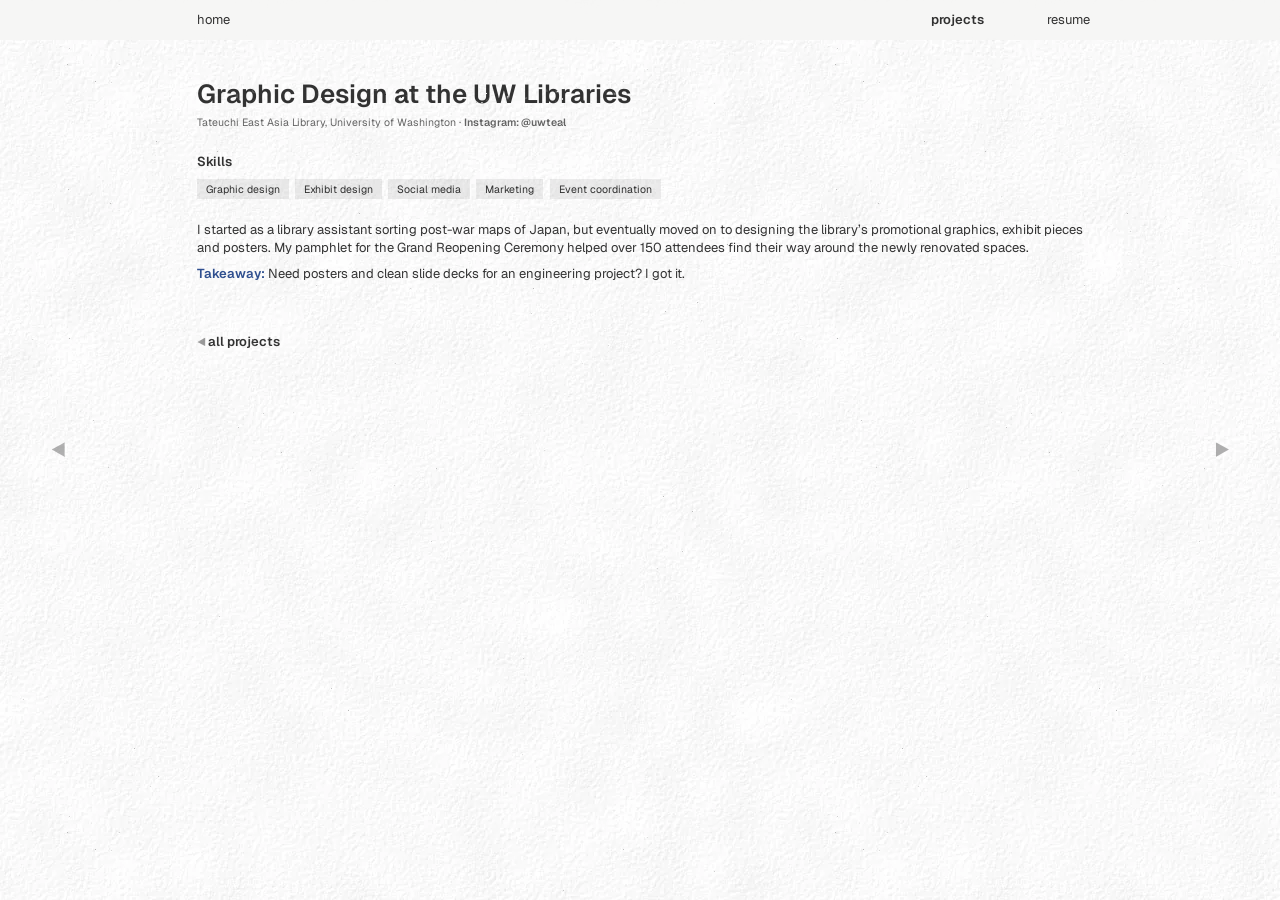
<file: projects/graphic-design.html>
<!DOCTYPE html>
<html lang="en">
<head>
  <meta charset="UTF-8">
  <meta name="viewport" content="width=device-width, initial-scale=1.0">
  <title>victor yin — Art and Graphics</title>
  <link rel="preconnect" href="https://fonts.googleapis.com">
  <link rel="preconnect" href="https://fonts.gstatic.com" crossorigin>
  <link href="https://fonts.googleapis.com/css2?family=Geist:wght@400;600;700&family=Geist+Mono:wght@400;700&display=swap" rel="stylesheet">
  <link rel="stylesheet" href="../site.css">
  <link rel="stylesheet" href="../project.css">
</head>
<body class="paper">
  <!-- letterpress look: edges wander a little and the ink drops out in specks -->
  <svg width="0" height="0" style="position: absolute" aria-hidden="true">
    <filter id="print-text" x="-5%" y="-5%" width="110%" height="110%">
      <feTurbulence type="fractalNoise" baseFrequency=".1875" numOctaves="2" seed="7" result="n"/>
      <feDisplacementMap in="SourceGraphic" in2="n" scale="1.5" xChannelSelector="R" yChannelSelector="G" result="d"/>
      <feColorMatrix in="n" values="0 0 0 0 0  0 0 0 0 0  0 0 0 0 0  1.6 0 0 0 -1.075" result="specks"/>
      <feComposite in="d" in2="specks" operator="out"/>
    </filter>
    <filter id="print-img" x="0" y="0" width="100%" height="100%">
      <feTurbulence type="fractalNoise" baseFrequency=".2125" numOctaves="2" seed="3" result="n"/>
      <feDisplacementMap in="SourceGraphic" in2="n" scale="1.3" xChannelSelector="R" yChannelSelector="G" result="d"/>
      <feColorMatrix in="n" values="0 0 0 0 0  0 0 0 0 0  0 0 0 0 0  .8 0 0 0 -.56" result="specks"/>
      <feComposite in="d" in2="specks" operator="out"/>
    </filter>
  </svg>

  <header class="nav">
    <a class="n-home" href="../index.html">home</a>
    <a class="n-projects active" href="../projects.html">projects</a>
    <a class="n-resume" href="../resume.html">resume</a>
  </header>

  <main class="layout wide textonly">
    <section class="row">
            <div class="text print">
        <h1>Graphic Design at the UW Libraries</h1><p class="when">Tateuchi East Asia Library, University of Washington · <a href="https://www.instagram.com/uwteal/">Instagram: @uwteal</a></p><p class="skills-title">Skills</p><div class="skills"><span>Graphic design</span><span>Exhibit design</span><span>Social media</span><span>Marketing</span><span>Event coordination</span></div><p>I started as a library assistant sorting post-war maps of Japan, but eventually moved on to designing the library’s promotional graphics, exhibit pieces and posters. My pamphlet for the Grand Reopening Ceremony helped over 150 attendees find their way around the newly renovated spaces.</p><p><b>Takeaway:</b> Need posters and clean slide decks for an engineering project? I got it.</p>
        <a class="back" href="../projects.html"><svg class="tri left" viewBox="0 0 10 9" aria-hidden="true"><path d="M0 9 L5 0 L10 9 Z"/></svg>all projects</a>
      </div>
    </section>
  </main>

  <script src="../site.js"></script>
  <script src="../project-nav.js"></script>
</body>
</html>
</file>
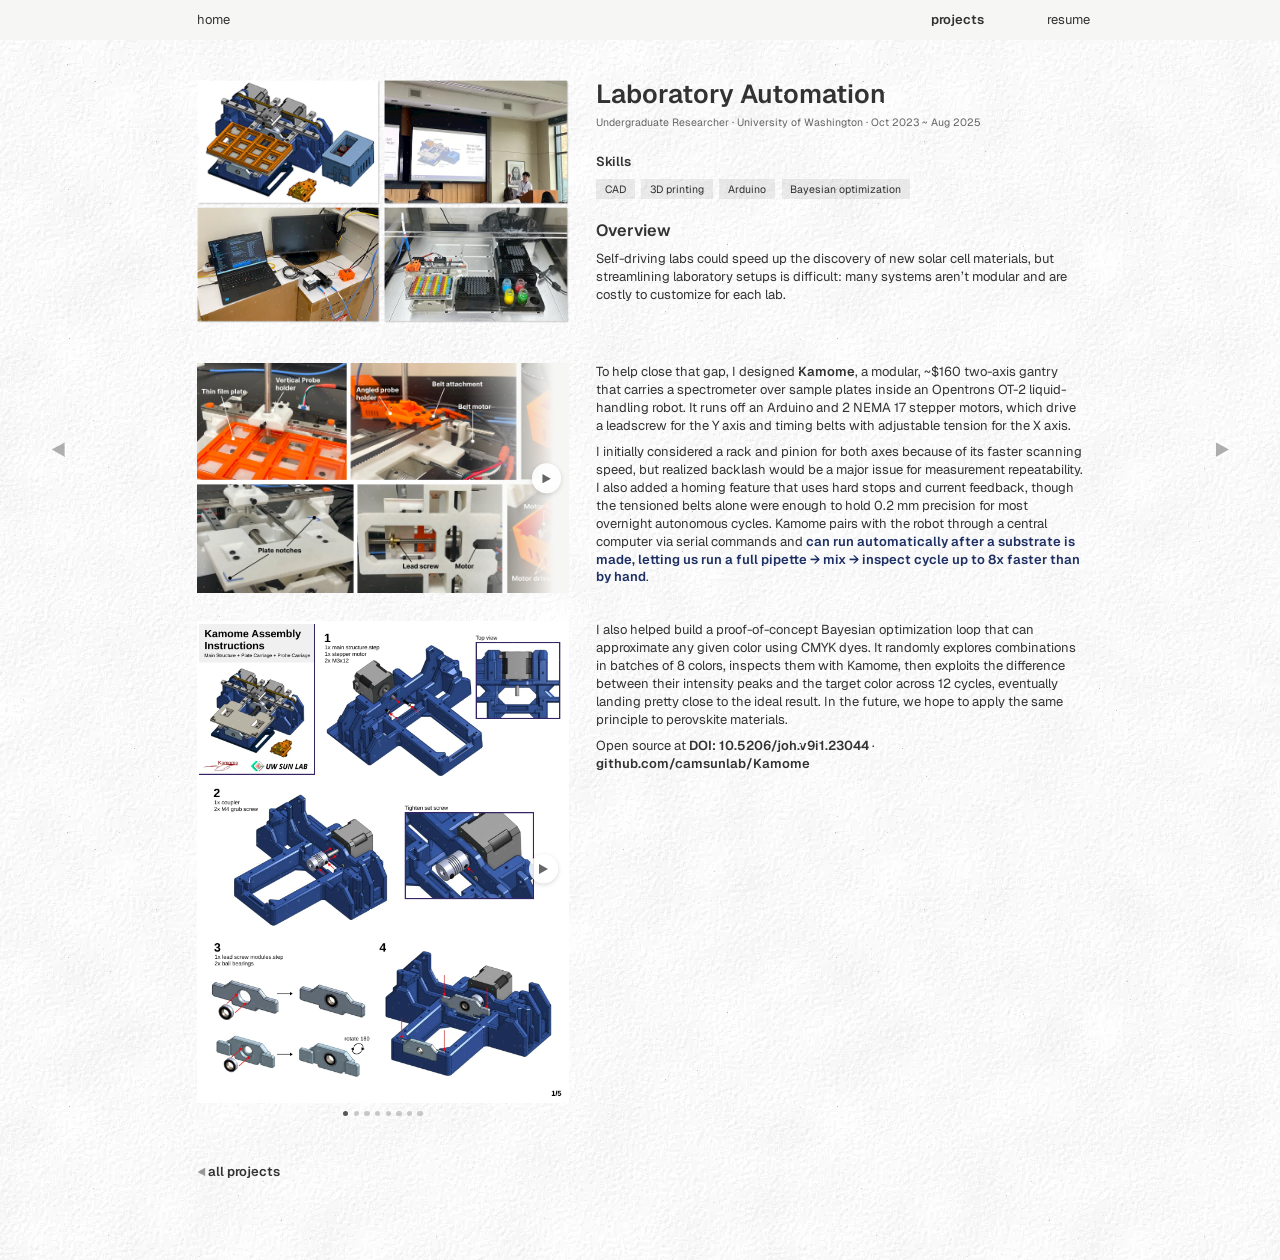
<file: projects/kamome.html>
<!DOCTYPE html>
<html lang="en">
<head>
  <meta charset="UTF-8">
  <meta name="viewport" content="width=device-width, initial-scale=1.0">
  <title>victor yin — Laboratory Automation</title>
  <link rel="preconnect" href="https://fonts.googleapis.com">
  <link rel="preconnect" href="https://fonts.gstatic.com" crossorigin>
  <link href="https://fonts.googleapis.com/css2?family=Geist:wght@400;600;700&family=Geist+Mono:wght@400;700&display=swap" rel="stylesheet">
  <link rel="stylesheet" href="../site.css">
  <link rel="stylesheet" href="../project.css">
</head>
<body class="paper">
  <!-- letterpress look: edges wander a little and the ink drops out in specks -->
  <svg width="0" height="0" style="position: absolute" aria-hidden="true">
    <filter id="print-text" x="-5%" y="-5%" width="110%" height="110%">
      <feTurbulence type="fractalNoise" baseFrequency=".1875" numOctaves="2" seed="7" result="n"/>
      <feDisplacementMap in="SourceGraphic" in2="n" scale="1.5" xChannelSelector="R" yChannelSelector="G" result="d"/>
      <feColorMatrix in="n" values="0 0 0 0 0  0 0 0 0 0  0 0 0 0 0  1.6 0 0 0 -1.075" result="specks"/>
      <feComposite in="d" in2="specks" operator="out"/>
    </filter>
    <filter id="print-img" x="0" y="0" width="100%" height="100%">
      <feTurbulence type="fractalNoise" baseFrequency=".2125" numOctaves="2" seed="3" result="n"/>
      <feDisplacementMap in="SourceGraphic" in2="n" scale="1.3" xChannelSelector="R" yChannelSelector="G" result="d"/>
      <feColorMatrix in="n" values="0 0 0 0 0  0 0 0 0 0  0 0 0 0 0  .8 0 0 0 -.56" result="specks"/>
      <feComposite in="d" in2="specks" operator="out"/>
    </filter>
  </svg>

  <header class="nav">
    <a class="n-home" href="../index.html">home</a>
    <a class="n-projects active" href="../projects.html">projects</a>
    <a class="n-resume" href="../resume.html">resume</a>
  </header>

  <main class="layout wide stack">
    <section class="row hero-split">
      <div class="group"><figure><img class="ink" src="../images/sunlab-hero.webp" alt=""></figure></div>
      <div class="text print">
        <h1>Laboratory Automation</h1><p class="when">Undergraduate Researcher · University of Washington · Oct 2023 ~ Aug 2025</p><p class="skills-title">Skills</p><div class="skills"><span>CAD</span><span>3D printing</span><span>Arduino</span><span>Bayesian optimization</span></div><h2 class="sub">Overview</h2><p>Self-driving labs could speed up the discovery of new solar cell materials, but streamlining laboratory setups is difficult: many systems aren’t modular and are costly to customize for each lab.</p>
      </div>
    </section>
    <section class="text print full">
        <div class="split flip expandable"><figure class="split-pic expand-pic"><img class="ink" src="../images/section-1.webp" alt="Kamome inside the Opentrons OT-2" loading="lazy"><button class="expand-btn" type="button" aria-expanded="false" aria-label="show the whole picture"><svg class="tri right" viewBox="0 0 10 9" aria-hidden="true"><path d="M0 9 L5 0 L10 9 Z"/></svg></button></figure><div><p>To help close that gap, I designed <a href="https://github.com/camsunlab/Kamome">Kamome</a>, a modular, ~$160 two-axis gantry that carries a spectrometer over sample plates inside an Opentrons OT-2 liquid-handling robot. It runs off an Arduino and 2 NEMA 17 stepper motors, which drive a leadscrew for the Y axis and timing belts with adjustable tension for the X axis.</p><p>I initially considered a rack and pinion for both axes because of its faster scanning speed, but realized backlash would be a major issue for measurement repeatability. I also added a homing feature that uses hard stops and current feedback, though the tensioned belts alone were enough to hold 0.2 mm precision for most overnight autonomous cycles. Kamome pairs with the robot through a central computer via serial commands and <b class="hl">can run automatically after a substrate is made, letting us run a full pipette → mix → inspect cycle up to 8x faster than by hand</b>.</p></div></div><div class="split flip"><figure class="gallery tall split-pic" aria-roledescription="carousel" aria-label="Kamome build instructions"><div class="track"><div class="slide"><img class="ink" src="../images/kamome/1.webp" alt="Kamome build instructions, page 1"></div><div class="slide"><img class="ink" src="../images/kamome/2.webp" alt="Kamome build instructions, page 2" loading="lazy"></div><div class="slide"><img class="ink" src="../images/kamome/3.webp" alt="Kamome build instructions, page 3" loading="lazy"></div><div class="slide"><img class="ink" src="../images/kamome/4.webp" alt="Kamome build instructions, page 4" loading="lazy"></div><div class="slide"><img class="ink" src="../images/kamome/5.webp" alt="Kamome build instructions, page 5" loading="lazy"></div><div class="slide"><img class="ink" src="../images/kamome/6.webp" alt="Kamome build instructions, page 6" loading="lazy"></div><div class="slide"><img class="ink" src="../images/kamome/7.webp" alt="Kamome build instructions, page 7" loading="lazy"></div><div class="slide"><img class="ink" src="../images/kamome/8.webp" alt="Kamome build instructions, page 8" loading="lazy"></div></div><button class="g-prev" type="button" aria-label="previous page"><svg class="tri left" viewBox="0 0 10 9" aria-hidden="true"><path d="M0 9 L5 0 L10 9 Z"/></svg></button><button class="g-next" type="button" aria-label="next page"><svg class="tri right" viewBox="0 0 10 9" aria-hidden="true"><path d="M0 9 L5 0 L10 9 Z"/></svg></button><div class="dots"></div></figure><div><p>I also helped build a proof-of-concept Bayesian optimization loop that can approximate any given color using CMYK dyes. It randomly explores combinations in batches of 8 colors, inspects them with Kamome, then exploits the difference between their intensity peaks and the target color across 12 cycles, eventually landing pretty close to the ideal result. In the future, we hope to apply the same principle to perovskite materials.</p><p>Open source at <a href="https://doi.org/10.5206/joh.v9i1.23044">DOI: 10.5206/joh.v9i1.23044</a> · <a href="https://github.com/camsunlab/Kamome">github.com/camsunlab/Kamome</a></p></div></div>
    </section>
    <div class="text print end"><a class="back" href="../projects.html"><svg class="tri left" viewBox="0 0 10 9" aria-hidden="true"><path d="M0 9 L5 0 L10 9 Z"/></svg>all projects</a></div>
  </main>

  <script src="../site.js"></script>
  <script src="../project-nav.js"></script>
  <script src="../gallery.js"></script>
</body>
</html>
</file>
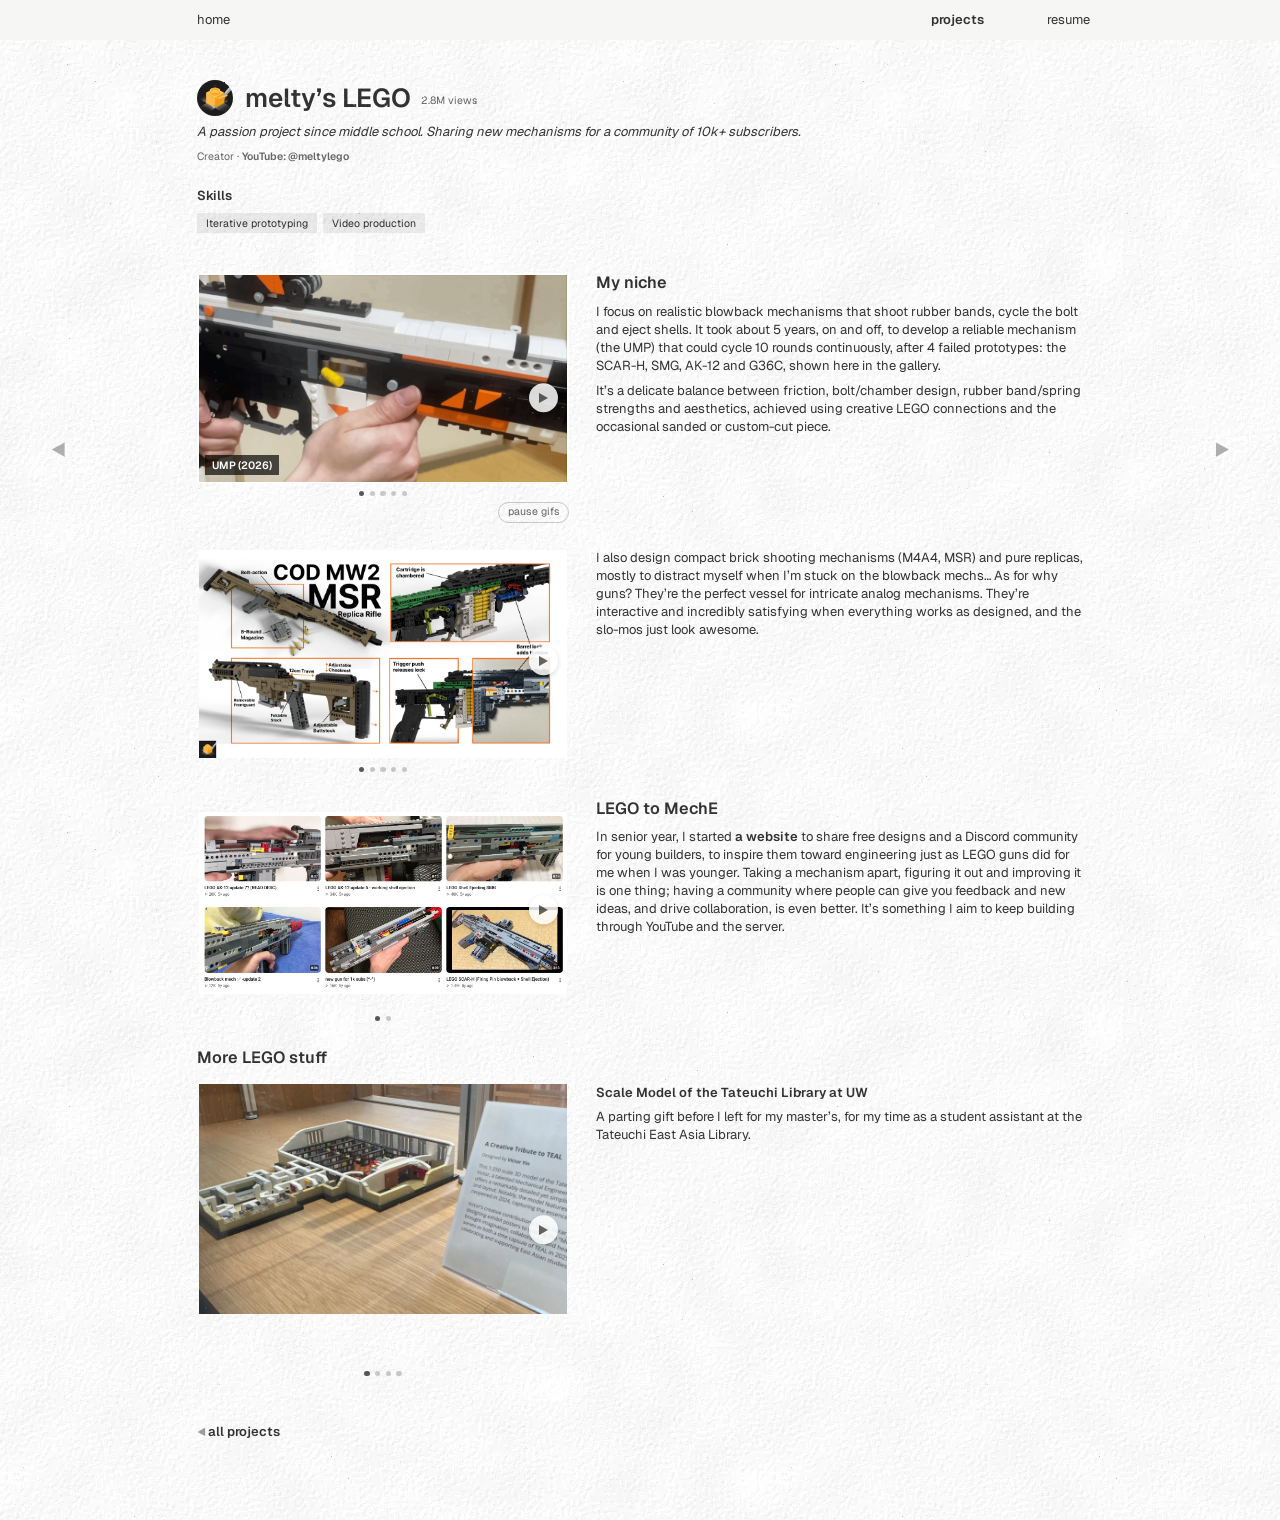
<file: projects/lego.html>
<!DOCTYPE html>
<html lang="en">
<head>
  <meta charset="UTF-8">
  <meta name="viewport" content="width=device-width, initial-scale=1.0">
  <title>victor yin — melty's LEGO</title>
  <link rel="preconnect" href="https://fonts.googleapis.com">
  <link rel="preconnect" href="https://fonts.gstatic.com" crossorigin>
  <link href="https://fonts.googleapis.com/css2?family=Geist:wght@400;600;700&family=Geist+Mono:wght@400;700&display=swap" rel="stylesheet">
  <link rel="stylesheet" href="../site.css">
  <link rel="stylesheet" href="../project.css">
</head>
<body class="paper">
  <!-- letterpress look: edges wander a little and the ink drops out in specks -->
  <svg width="0" height="0" style="position: absolute" aria-hidden="true">
    <filter id="print-text" x="-5%" y="-5%" width="110%" height="110%">
      <feTurbulence type="fractalNoise" baseFrequency=".1875" numOctaves="2" seed="7" result="n"/>
      <feDisplacementMap in="SourceGraphic" in2="n" scale="1.5" xChannelSelector="R" yChannelSelector="G" result="d"/>
      <feColorMatrix in="n" values="0 0 0 0 0  0 0 0 0 0  0 0 0 0 0  1.6 0 0 0 -1.075" result="specks"/>
      <feComposite in="d" in2="specks" operator="out"/>
    </filter>
    <filter id="print-img" x="0" y="0" width="100%" height="100%">
      <feTurbulence type="fractalNoise" baseFrequency=".2125" numOctaves="2" seed="3" result="n"/>
      <feDisplacementMap in="SourceGraphic" in2="n" scale="1.3" xChannelSelector="R" yChannelSelector="G" result="d"/>
      <feColorMatrix in="n" values="0 0 0 0 0  0 0 0 0 0  0 0 0 0 0  .8 0 0 0 -.56" result="specks"/>
      <feComposite in="d" in2="specks" operator="out"/>
    </filter>
  </svg>

  <header class="nav">
    <a class="n-home" href="../index.html">home</a>
    <a class="n-projects active" href="../projects.html">projects</a>
    <a class="n-resume" href="../resume.html">resume</a>
  </header>

  <main class="layout wide stack">
    <section class="row solo">
      <div class="text print">
        <h1><img class="avatar" src="../images/lego/channel-avatar.webp" alt="">melty’s LEGO <span class="views">2.8M views</span></h1><p class="tag">A passion project since middle school. Sharing new mechanisms for a community of 10k+ subscribers.</p><p class="when">Creator · <a href="https://www.youtube.com/@melty-lego">YouTube: @meltylego</a></p><p class="skills-title">Skills</p><div class="skills"><span>Iterative prototyping</span><span>Video production</span></div>
      </div>
    </section>
    <section class="text print full">
        <div class="split flip first"><figure class="gallery split-pic" aria-roledescription="carousel" aria-label="Shell-ejecting builds"><div class="track"><div class="slide"><img src="../images/3-lego-ump.gif" alt="LEGO UMP: shell ejection and blowback" loading="lazy"><span class="slide-cap">UMP (2026)</span></div><div class="slide"><img src="../images/lego-scar-h.gif" alt="LEGO SCAR-H: firing pin blowback and shell ejection" loading="lazy"><span class="slide-cap">SCAR-H (2021)</span></div><div class="slide"><img src="../images/lego-smg.gif" alt="LEGO SMG: shell ejection" loading="lazy"><span class="slide-cap">SMG (2021)</span></div><div class="slide"><img src="../images/lego-ak12.gif" alt="LEGO AK-12: blowback and shell ejection" loading="lazy"><span class="slide-cap">AK-12 (2022)</span></div><div class="slide"><img src="../images/lego-g36c.gif" alt="LEGO G36C: realistic cycling, shell ejection and blowback" loading="lazy"><span class="slide-cap">G36 (2023)</span></div></div><button class="g-prev" type="button" aria-label="previous slide"><svg class="tri left" viewBox="0 0 10 9" aria-hidden="true"><path d="M0 9 L5 0 L10 9 Z"/></svg></button><button class="g-next" type="button" aria-label="next slide"><svg class="tri right" viewBox="0 0 10 9" aria-hidden="true"><path d="M0 9 L5 0 L10 9 Z"/></svg></button><div class="dots"></div><div class="motion-row"><button class="motion-toggle" type="button">pause gifs</button></div></figure><div><h2>My niche</h2><p>I focus on realistic blowback mechanisms that shoot rubber bands, cycle the bolt and eject shells. It took about 5 years, on and off, to develop a reliable mechanism (the UMP) that could cycle 10 rounds continuously, after 4 failed prototypes: the SCAR-H, SMG, AK-12 and G36C, shown here in the gallery.</p><p>It’s a delicate balance between friction, bolt/chamber design, rubber band/spring strengths and aesthetics, achieved using creative LEGO connections and the occasional sanded or custom-cut piece.</p></div></div><div class="split flip"><figure class="gallery clear wide split-pic" aria-roledescription="carousel" aria-label="Brick shooters and replicas"><div class="track"><div class="slide"><img loading="lazy" class="ink" src="../images/msr2.webp" alt="MSR LEGO replica render"></div><div class="slide"><img loading="lazy" class="ink" src="../images/lego/3.webp" alt="LEGO M4 replica render"></div><div class="slide"><img loading="lazy" class="ink" src="../images/lego/5.webp" alt="Building a LEGO replica at my desk"></div><div class="slide"><img loading="lazy" class="ink" src="../images/lego-m1911-or-m2011-2.png" alt="LEGO replica design render"></div><div class="slide"><img loading="lazy" class="ink" src="../images/lego/4.webp" alt="LEGO AKM replica, field stripped"></div></div><button class="g-prev" type="button" aria-label="previous slide"><svg class="tri left" viewBox="0 0 10 9" aria-hidden="true"><path d="M0 9 L5 0 L10 9 Z"/></svg></button><button class="g-next" type="button" aria-label="next slide"><svg class="tri right" viewBox="0 0 10 9" aria-hidden="true"><path d="M0 9 L5 0 L10 9 Z"/></svg></button><div class="dots"></div></figure><div><p>I also design compact brick shooting mechanisms (M4A4, MSR) and pure replicas, mostly to distract myself when I’m stuck on the blowback mechs… As for why guns? They’re the perfect vessel for intricate analog mechanisms. They’re interactive and incredibly satisfying when everything works as designed, and the slo-mos just look awesome.</p></div></div><div class="split flip"><figure class="gallery clear wide split-pic" aria-roledescription="carousel" aria-label="melty’s LEGO YouTube channel"><div class="track"><div class="slide"><img loading="lazy" src="../images/melty-lego-videos-1.webp" alt="Channel videos: LEGO AK-12 updates, shell-ejecting SMG, blowback mechanism and the LEGO SCAR-H (1.4M views)"></div><div class="slide"><img loading="lazy" src="../images/melty-lego-videos-2.webp" alt="Channel videos: LEGO Remington MSR sniper rifle, M1911 and M2011 pistols, and the LEGO G36"></div></div><button class="g-prev" type="button" aria-label="previous slide"><svg class="tri left" viewBox="0 0 10 9" aria-hidden="true"><path d="M0 9 L5 0 L10 9 Z"/></svg></button><button class="g-next" type="button" aria-label="next slide"><svg class="tri right" viewBox="0 0 10 9" aria-hidden="true"><path d="M0 9 L5 0 L10 9 Z"/></svg></button><div class="dots"></div></figure><div><h2>LEGO to MechE</h2><p>In senior year, I started <a href="https://meltydesigns.gumroad.com/">a website</a> to share free designs and a Discord community for young builders, to inspire them toward engineering just as LEGO guns did for me when I was younger. Taking a mechanism apart, figuring it out and improving it is one thing; having a community where people can give you feedback and new ideas, and drive collaboration, is even better. It’s something I aim to keep building through YouTube and the server.</p></div></div><h2 class="sub">More LEGO stuff</h2><div class="split flip"><figure class="gallery clear top split-pic" id="more-lego" aria-roledescription="carousel" aria-label="More LEGO builds"><div class="track"><div class="slide"><img class="ink" src="../images/lego/tateuchi-library.webp" alt="LEGO scale model of the Tateuchi East Asia Library on display in the library" loading="lazy"></div><div class="slide"><img class="ink" src="../images/me493-mini-poster-g4.webp" alt="TreeTop Sweets poster" loading="lazy"></div><div class="slide"><img class="ink" src="../images/lego/kiha-40.webp" alt="LEGO KiHa 40-1000 train at Maeda-Minami Station" loading="lazy"></div><div class="slide"><img class="ink" src="../images/lego/yamanote-e231.webp" alt="LEGO JR Yamanote Line E231 series trains" loading="lazy"></div></div><button class="g-prev" type="button" aria-label="previous slide"><svg class="tri left" viewBox="0 0 10 9" aria-hidden="true"><path d="M0 9 L5 0 L10 9 Z"/></svg></button><button class="g-next" type="button" aria-label="next slide"><svg class="tri right" viewBox="0 0 10 9" aria-hidden="true"><path d="M0 9 L5 0 L10 9 Z"/></svg></button><div class="dots"></div></figure><div data-desc-for="more-lego" aria-live="polite"><div><h3>Scale Model of the Tateuchi Library at UW</h3><p>A parting gift before I left for my master’s, for my time as a student assistant at the Tateuchi East Asia Library.</p></div><div hidden><h3>TreeTop Sweets</h3><p>Another build for fun, for a short capstone: a candy dispenser, now used by my undergrad ME department’s advisor to treat students to something sweet during appointments. I designed it in Studio 2.0 (LEGO CAD) over about 3 days.</p></div><div hidden><h3>KiHa 40-1000 at Maeda-Minami Station</h3><p>Inspired by the movie <i>Your Name</i>.</p></div><div hidden><h3>JR Yamanote Line E231 Series</h3><p>The classic livery of the famous Yamanote Line in Tokyo.</p></div></div></div>
    </section>
    <div class="text print end"><a class="back" href="../projects.html"><svg class="tri left" viewBox="0 0 10 9" aria-hidden="true"><path d="M0 9 L5 0 L10 9 Z"/></svg>all projects</a></div>
  </main>

  <script src="../site.js"></script>
  <script src="../project-nav.js"></script>
  <script src="lego-motion.js"></script>
  <script src="../gallery.js"></script>
</body>
</html>
</file>
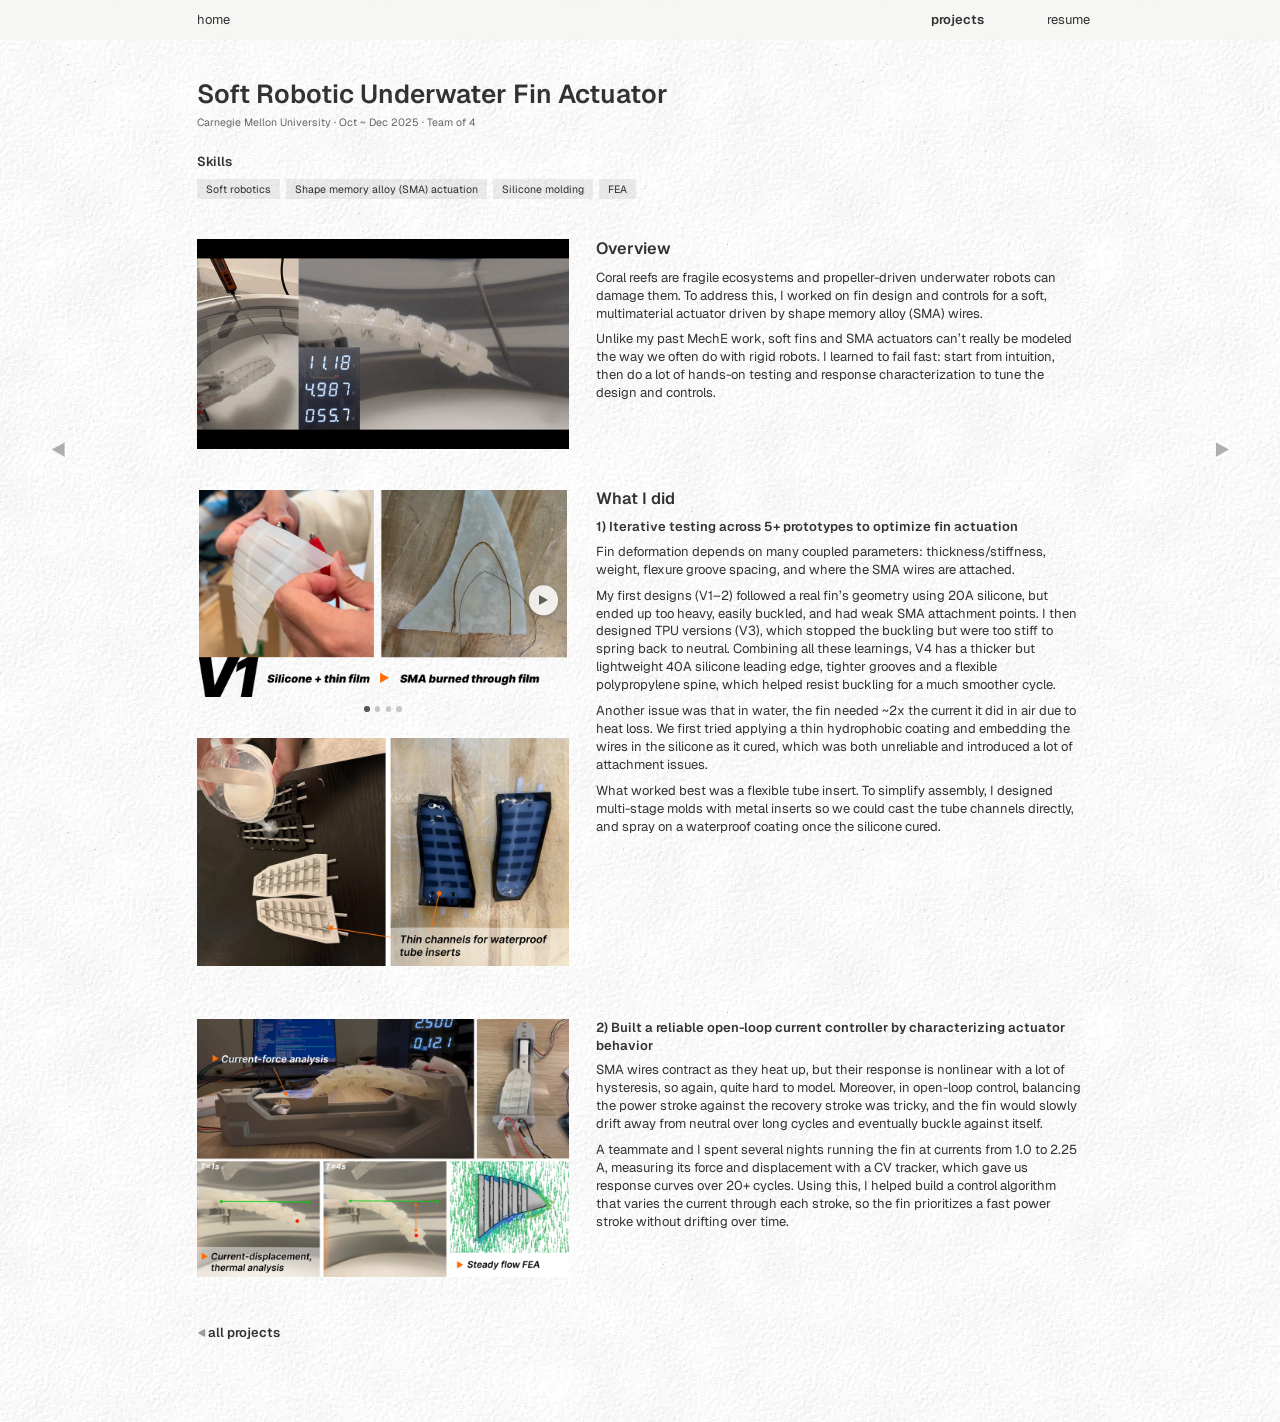
<file: projects/manta-ray.html>
<!DOCTYPE html>
<html lang="en">
<head>
  <meta charset="UTF-8">
  <meta name="viewport" content="width=device-width, initial-scale=1.0">
  <title>victor yin — Soft Robotic Underwater Fin Actuator</title>
  <link rel="preconnect" href="https://fonts.googleapis.com">
  <link rel="preconnect" href="https://fonts.gstatic.com" crossorigin>
  <link href="https://fonts.googleapis.com/css2?family=Geist:wght@400;600;700&family=Geist+Mono:wght@400;700&display=swap" rel="stylesheet">
  <link rel="stylesheet" href="../site.css">
  <link rel="stylesheet" href="../project.css">
</head>
<body class="paper">
  <!-- letterpress look: edges wander a little and the ink drops out in specks -->
  <svg width="0" height="0" style="position: absolute" aria-hidden="true">
    <filter id="print-text" x="-5%" y="-5%" width="110%" height="110%">
      <feTurbulence type="fractalNoise" baseFrequency=".1875" numOctaves="2" seed="7" result="n"/>
      <feDisplacementMap in="SourceGraphic" in2="n" scale="1.5" xChannelSelector="R" yChannelSelector="G" result="d"/>
      <feColorMatrix in="n" values="0 0 0 0 0  0 0 0 0 0  0 0 0 0 0  1.6 0 0 0 -1.075" result="specks"/>
      <feComposite in="d" in2="specks" operator="out"/>
    </filter>
    <filter id="print-img" x="0" y="0" width="100%" height="100%">
      <feTurbulence type="fractalNoise" baseFrequency=".2125" numOctaves="2" seed="3" result="n"/>
      <feDisplacementMap in="SourceGraphic" in2="n" scale="1.3" xChannelSelector="R" yChannelSelector="G" result="d"/>
      <feColorMatrix in="n" values="0 0 0 0 0  0 0 0 0 0  0 0 0 0 0  .8 0 0 0 -.56" result="specks"/>
      <feComposite in="d" in2="specks" operator="out"/>
    </filter>
  </svg>

  <header class="nav">
    <a class="n-home" href="../index.html">home</a>
    <a class="n-projects active" href="../projects.html">projects</a>
    <a class="n-resume" href="../resume.html">resume</a>
  </header>

  <main class="layout wide stack">
    <section class="row solo">
      <div class="text print">
        <h1>Soft Robotic Underwater Fin Actuator</h1><p class="when">Carnegie Mellon University · Oct ~ Dec 2025 · Team of 4</p><p class="skills-title">Skills</p><div class="skills"><span>Soft robotics</span><span>Shape memory alloy (SMA) actuation</span><span>Silicone molding</span><span>FEA</span></div>
      </div>
    </section>
    <section class="text print full">
        <div class="split flip first"><figure class="split-pic"><img src="../images/fin/fin-final.gif" alt="The final fin swimming underwater, with live voltage, current and power readouts"></figure><div><h2>Overview</h2><p>Coral reefs are fragile ecosystems and propeller-driven underwater robots can damage them. To address this, I worked on fin design and controls for a soft, multimaterial actuator driven by shape memory alloy (SMA) wires.</p><p>Unlike my past MechE work, soft fins and SMA actuators can’t really be modeled the way we often do with rigid robots. I learned to fail fast: start from intuition, then do a lot of hands-on testing and response characterization to tune the design and controls.</p></div></div><div class="split flip after-hero"><div class="split-pic pic-stack"><figure class="gallery clear wide split-pic" aria-roledescription="carousel" aria-label="Fin prototypes"><div class="track"><div class="slide"><img src="../images/fin/fin-v1.webp" alt="V1: 20A silicone fin following a real fin’s geometry"></div><div class="slide"><img src="../images/fin/fin-v2.webp" alt="V2: silicone fins with embedded SMA coils, which buckled" loading="lazy"></div><div class="slide"><img src="../images/fin/fin-v3.webp" alt="V3: TPU fins with 3D printed grooves" loading="lazy"></div><div class="slide" loading="lazy"><img src="../images/fin/fin-v4.webp" alt="V4: silicone fin with tighter crumple zones, shielded SMA tubes and a polypropylene spine" loading="lazy"></div></div><button class="g-prev" type="button" aria-label="previous slide"><svg class="tri left" viewBox="0 0 10 9" aria-hidden="true"><path d="M0 9 L5 0 L10 9 Z"/></svg></button><button class="g-next" type="button" aria-label="next slide"><svg class="tri right" viewBox="0 0 10 9" aria-hidden="true"><path d="M0 9 L5 0 L10 9 Z"/></svg></button><div class="dots"></div></figure><figure class="split-pic"><img src="../images/fin/fin-inserts.webp" alt="Pouring silicone into the multi-stage molds, and the cast fins with thin channels for waterproof tube inserts" loading="lazy"></figure></div><div><h2>What I did</h2><h3>1) Iterative testing across 5+ prototypes to optimize fin actuation</h3><p>Fin deformation depends on many coupled parameters: thickness/stiffness, weight, flexure groove spacing, and where the SMA wires are attached.</p><p>My first designs (V1–2) followed a real fin’s geometry using 20A silicone, but ended up too heavy, easily buckled, and had weak SMA attachment points. I then designed TPU versions (V3), which stopped the buckling but were too stiff to spring back to neutral. Combining all these learnings, V4 has a thicker but lightweight 40A silicone leading edge, tighter grooves and a flexible polypropylene spine, which helped resist buckling for a much smoother cycle.</p><p>Another issue was that in water, the fin needed ~2x the current it did in air due to heat loss. We first tried applying a thin hydrophobic coating and embedding the wires in the silicone as it cured, which was both unreliable and introduced a lot of attachment issues.</p><p>What worked best was a flexible tube insert. To simplify assembly, I designed multi-stage molds with metal inserts so we could cast the tube channels directly, and spray on a waterproof coating once the silicone cured.</p></div></div><div class="split flip"><figure class="split-pic"><img src="../images/fin/fin-testing.webp" alt="Test rigs: current–force measurement with a load cell, current–displacement tracking with computer vision, and a steady-flow FEA of the fin" loading="lazy"></figure><div><h3>2) Built a reliable open-loop current controller by characterizing actuator behavior</h3><p>SMA wires contract as they heat up, but their response is nonlinear with a lot of hysteresis, so again, quite hard to model. Moreover, in open-loop control, balancing the power stroke against the recovery stroke was tricky, and the fin would slowly drift away from neutral over long cycles and eventually buckle against itself.</p><p>A teammate and I spent several nights running the fin at currents from 1.0 to 2.25 A, measuring its force and displacement with a CV tracker, which gave us response curves over 20+ cycles. Using this, I helped build a control algorithm that varies the current through each stroke, so the fin prioritizes a fast power stroke without drifting over time.</p></div></div>
    </section>
    <div class="text print end"><a class="back" href="../projects.html"><svg class="tri left" viewBox="0 0 10 9" aria-hidden="true"><path d="M0 9 L5 0 L10 9 Z"/></svg>all projects</a></div>
  </main>

  <script src="../site.js"></script>
  <script src="../project-nav.js"></script>
  <script src="../gallery.js"></script>
</body>
</html>
</file>
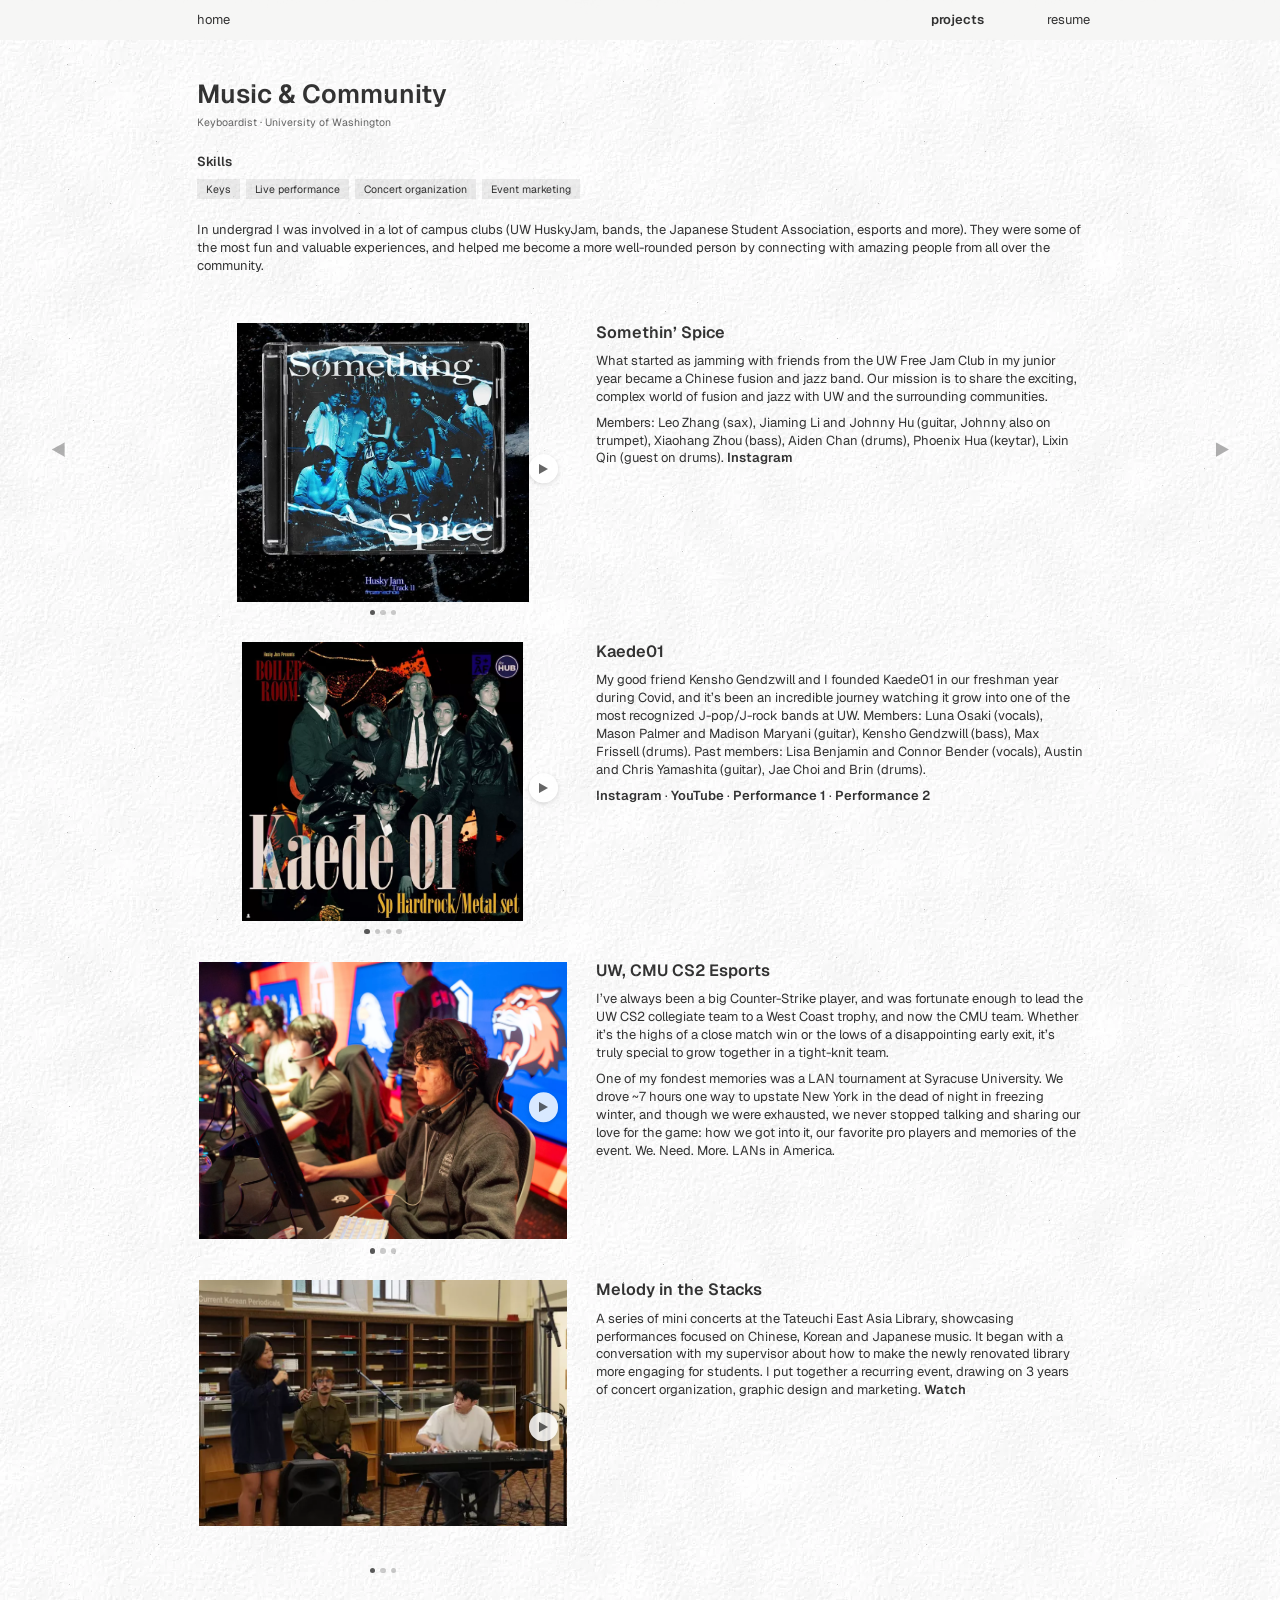
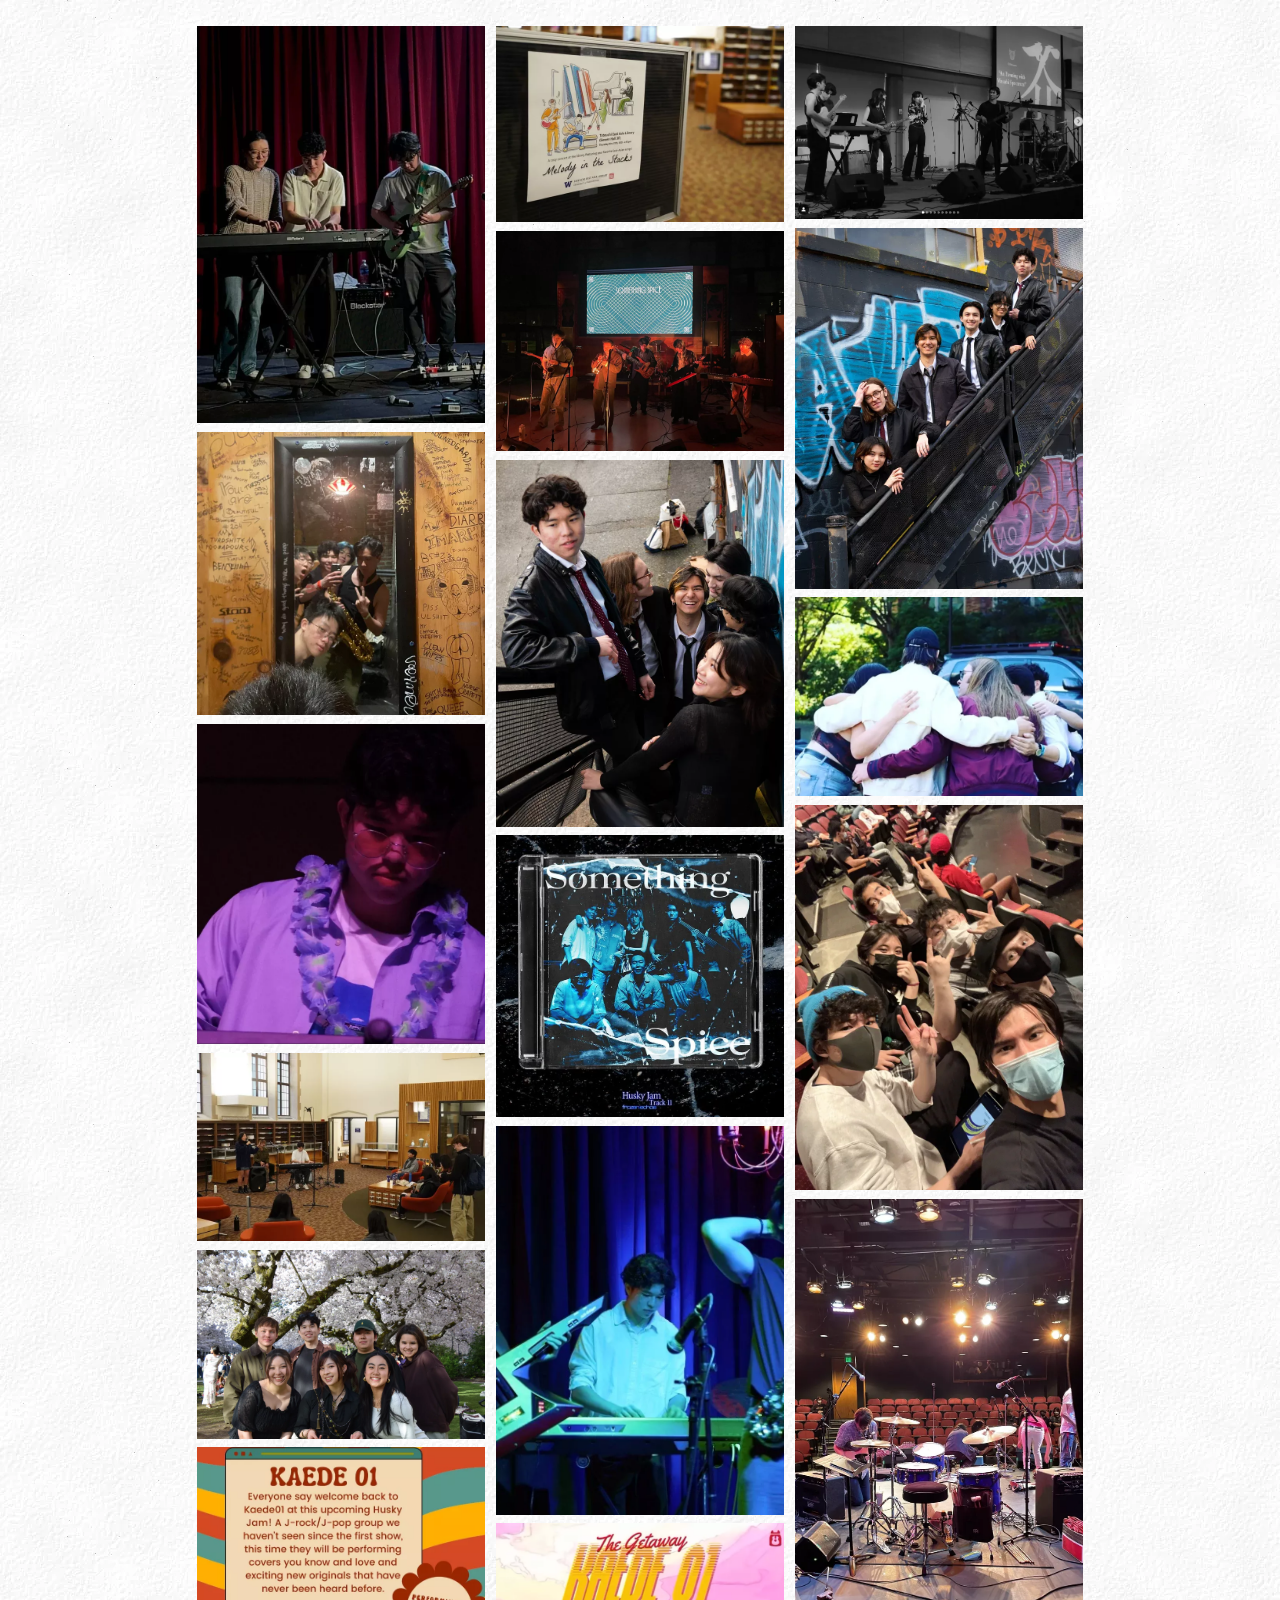
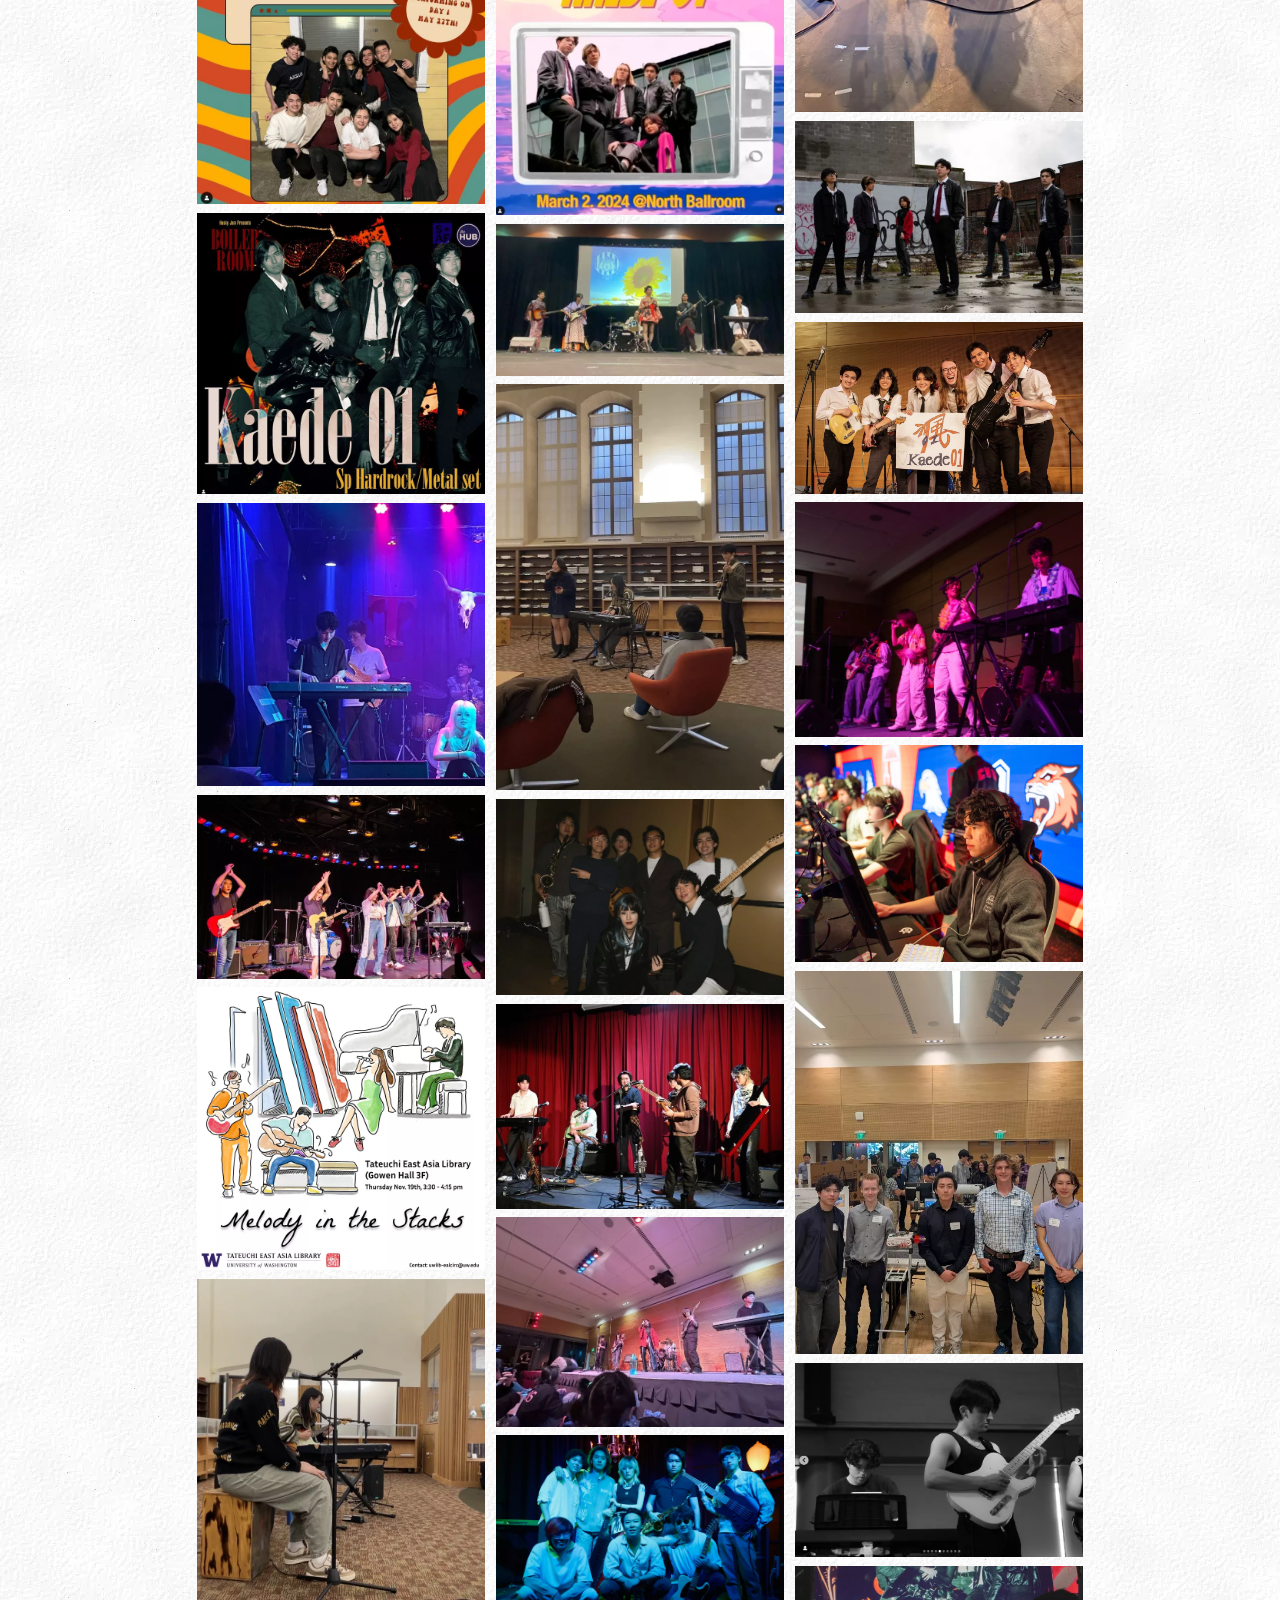
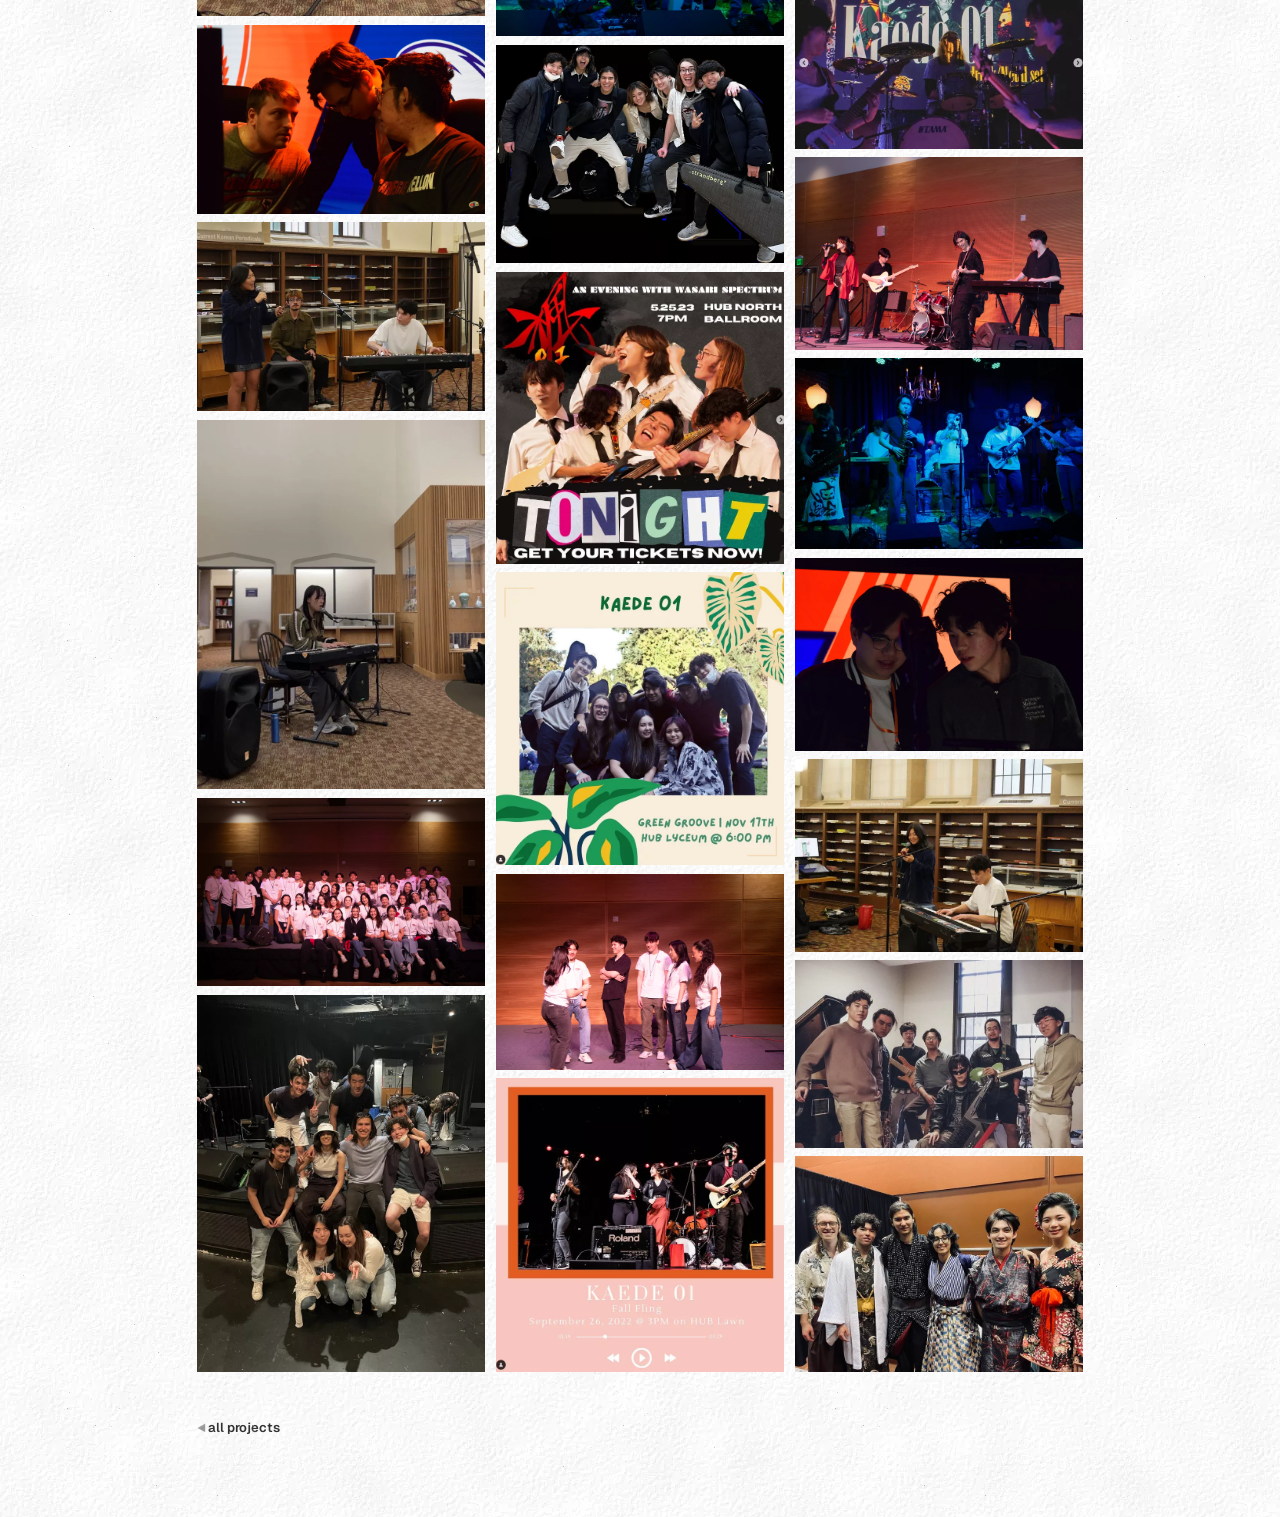
<file: projects/music.html>
<!DOCTYPE html>
<html lang="en">
<head>
  <meta charset="UTF-8">
  <meta name="viewport" content="width=device-width, initial-scale=1.0">
  <title>victor yin — Music &amp; Community</title>
  <link rel="preconnect" href="https://fonts.googleapis.com">
  <link rel="preconnect" href="https://fonts.gstatic.com" crossorigin>
  <link href="https://fonts.googleapis.com/css2?family=Geist:wght@400;600;700&family=Geist+Mono:wght@400;700&display=swap" rel="stylesheet">
  <link rel="stylesheet" href="../site.css">
  <link rel="stylesheet" href="../project.css">
</head>
<body class="paper">
  <!-- letterpress look: edges wander a little and the ink drops out in specks -->
  <svg width="0" height="0" style="position: absolute" aria-hidden="true">
    <filter id="print-text" x="-5%" y="-5%" width="110%" height="110%">
      <feTurbulence type="fractalNoise" baseFrequency=".1875" numOctaves="2" seed="7" result="n"/>
      <feDisplacementMap in="SourceGraphic" in2="n" scale="1.5" xChannelSelector="R" yChannelSelector="G" result="d"/>
      <feColorMatrix in="n" values="0 0 0 0 0  0 0 0 0 0  0 0 0 0 0  1.6 0 0 0 -1.075" result="specks"/>
      <feComposite in="d" in2="specks" operator="out"/>
    </filter>
    <filter id="print-img" x="0" y="0" width="100%" height="100%">
      <feTurbulence type="fractalNoise" baseFrequency=".2125" numOctaves="2" seed="3" result="n"/>
      <feDisplacementMap in="SourceGraphic" in2="n" scale="1.3" xChannelSelector="R" yChannelSelector="G" result="d"/>
      <feColorMatrix in="n" values="0 0 0 0 0  0 0 0 0 0  0 0 0 0 0  .8 0 0 0 -.56" result="specks"/>
      <feComposite in="d" in2="specks" operator="out"/>
    </filter>
  </svg>

  <header class="nav">
    <a class="n-home" href="../index.html">home</a>
    <a class="n-projects active" href="../projects.html">projects</a>
    <a class="n-resume" href="../resume.html">resume</a>
  </header>

  <main class="layout wide stack">
    <section class="row solo">
      <div class="text print">
        <h1>Music &amp; Community</h1><p class="when">Keyboardist · University of Washington</p><p class="skills-title">Skills</p><div class="skills"><span>Keys</span><span>Live performance</span><span>Concert organization</span><span>Event marketing</span></div><p>In undergrad I was involved in a lot of campus clubs (UW HuskyJam, bands, the Japanese Student Association, esports and more). They were some of the most fun and valuable experiences, and helped me become a more well-rounded person by connecting with amazing people from all over the community.</p>
      </div>
    </section>
    <section class="text print full">
        <div class="split flip"><figure class="gallery clear split-pic" aria-roledescription="carousel" aria-label="Somethin’ Spice"><div class="track"><div class="slide"><img src="../images/music/spice-image-2.webp" alt="Somethin’ Spice album cover"></div><div class="slide"><img src="../images/music/spice-image-10.webp" alt="Somethin’ Spice performing" loading="lazy"></div><div class="slide"><img src="../images/music/spice-171d6437f544dae54d4142a6165e625d.webp" alt="Somethin’ Spice on stage" loading="lazy"></div></div><button class="g-prev" type="button" aria-label="previous slide"><svg class="tri left" viewBox="0 0 10 9" aria-hidden="true"><path d="M0 9 L5 0 L10 9 Z"/></svg></button><button class="g-next" type="button" aria-label="next slide"><svg class="tri right" viewBox="0 0 10 9" aria-hidden="true"><path d="M0 9 L5 0 L10 9 Z"/></svg></button><div class="dots"></div></figure><div><h2>Somethin’ Spice</h2><p>What started as jamming with friends from the UW Free Jam Club in my junior year became a Chinese fusion and jazz band. Our mission is to share the exciting, complex world of fusion and jazz with UW and the surrounding communities.</p><p>Members: Leo Zhang (sax), Jiaming Li and Johnny Hu (guitar, Johnny also on trumpet), Xiaohang Zhou (bass), Aiden Chan (drums), Phoenix Hua (keytar), Lixin Qin (guest on drums). <a href="https://www.instagram.com/somethinspice">Instagram</a></p></div></div><div class="split flip"><figure class="gallery clear split-pic" aria-roledescription="carousel" aria-label="Kaede01"><div class="track"><div class="slide"><img src="../images/music/kaede-image-3-1.webp" alt="Kaede01 after a show"></div><div class="slide"><img src="../images/music/kaede-hj-kaede-041.webp" alt="Kaede01 band photo" loading="lazy"></div><div class="slide"><img src="../images/music/kaede-image-18.webp" alt="Kaede01 Hardrock/Metal set poster" loading="lazy"></div><div class="slide"><img src="../images/music/kaede-img-8267.webp" alt="Kaede01 at a concert" loading="lazy"></div></div><button class="g-prev" type="button" aria-label="previous slide"><svg class="tri left" viewBox="0 0 10 9" aria-hidden="true"><path d="M0 9 L5 0 L10 9 Z"/></svg></button><button class="g-next" type="button" aria-label="next slide"><svg class="tri right" viewBox="0 0 10 9" aria-hidden="true"><path d="M0 9 L5 0 L10 9 Z"/></svg></button><div class="dots"></div></figure><div><h2>Kaede01</h2><p>My good friend Kensho Gendzwill and I founded Kaede01 in our freshman year during Covid, and it’s been an incredible journey watching it grow into one of the most recognized J-pop/J-rock bands at UW. Members: Luna Osaki (vocals), Mason Palmer and Madison Maryani (guitar), Kensho Gendzwill (bass), Max Frissell (drums). Past members: Lisa Benjamin and Connor Bender (vocals), Austin and Chris Yamashita (guitar), Jae Choi and Brin (drums).</p><p><a href="https://www.instagram.com/kaede01band">Instagram</a> · <a href="https://www.youtube.com/@Kaede01Band/videos">YouTube</a> · <a href="https://www.youtube.com/watch?v=-dsnrQuqA9g">Performance 1</a> · <a href="https://www.youtube.com/watch?v=HQHK0MwxDNg">Performance 2</a></p></div></div><div class="split flip"><figure class="gallery clear split-pic" aria-roledescription="carousel" aria-label="CS2 esports"><div class="track"><div class="slide"><img src="../images/music/gaming-kimmer-orangejam-2.webp" alt="Playing at a CS2 LAN"></div><div class="slide"><img src="../images/music/gaming-dsc-0161.webp" alt="Our CMU team between maps" loading="lazy"></div><div class="slide"><img src="../images/music/gaming-dsc-0277-1.webp" alt="Teammates at a LAN" loading="lazy"></div></div><button class="g-prev" type="button" aria-label="previous slide"><svg class="tri left" viewBox="0 0 10 9" aria-hidden="true"><path d="M0 9 L5 0 L10 9 Z"/></svg></button><button class="g-next" type="button" aria-label="next slide"><svg class="tri right" viewBox="0 0 10 9" aria-hidden="true"><path d="M0 9 L5 0 L10 9 Z"/></svg></button><div class="dots"></div></figure><div><h2>UW, CMU CS2 Esports</h2><p>I’ve always been a big Counter-Strike player, and was fortunate enough to lead the UW CS2 collegiate team to a West Coast trophy, and now the CMU team. Whether it’s the highs of a close match win or the lows of a disappointing early exit, it’s truly special to grow together in a tight-knit team.</p><p>One of my fondest memories was a LAN tournament at Syracuse University. We drove ~7 hours one way to upstate New York in the dead of night in freezing winter, and though we were exhausted, we never stopped talking and sharing our love for the game: how we got into it, our favorite pro players and memories of the event. We. Need. More. LANs in America.</p></div></div><div class="split flip"><figure class="gallery clear top split-pic" aria-roledescription="carousel" aria-label="Melody in the Stacks"><div class="track"><div class="slide"><img src="../images/music/melody-dsc09359.webp" alt="Melody in the Stacks performers in the library"></div><div class="slide"><img src="../images/music/melody-dsc09362.webp" alt="The audience among the library stacks" loading="lazy"></div><div class="slide"><img src="../images/music/melody-dsc09311.webp" alt="Melody in the Stacks poster in the library" loading="lazy"></div></div><button class="g-prev" type="button" aria-label="previous slide"><svg class="tri left" viewBox="0 0 10 9" aria-hidden="true"><path d="M0 9 L5 0 L10 9 Z"/></svg></button><button class="g-next" type="button" aria-label="next slide"><svg class="tri right" viewBox="0 0 10 9" aria-hidden="true"><path d="M0 9 L5 0 L10 9 Z"/></svg></button><div class="dots"></div></figure><div><h2>Melody in the Stacks</h2><p>A series of mini concerts at the Tateuchi East Asia Library, showcasing performances focused on Chinese, Korean and Japanese music. It began with a conversation with my supervisor about how to make the newly renovated library more engaging for students. I put together a recurring event, drawing on 3 years of concert organization, graphic design and marketing. <a href="https://www.youtube.com/watch?v=__3VDFwuRsk">Watch</a></p></div></div>
    </section>
    <section class="wall">
      <div class="col"><img src="../images/music/spice-img-2121.webp" alt="" loading="lazy" style="aspect-ratio:1/1.3771"><img src="../images/music/spice-img-9040.webp" alt="" loading="lazy" style="aspect-ratio:1/0.9808"><img src="../images/music/kaede-img-7712.webp" alt="" loading="lazy" style="aspect-ratio:1/1.1116"><img src="../images/music/melody-dsc09362.webp" alt="" loading="lazy" style="aspect-ratio:1/0.6539"><img src="../images/music/extra-dsc-1196.webp" alt="" loading="lazy" style="aspect-ratio:1/0.6541"><img src="../images/music/kaede-image-7.webp" alt="" loading="lazy" style="aspect-ratio:1/1.2376"><img src="../images/music/kaede-image-3-1.webp" alt="" loading="lazy" style="aspect-ratio:1/0.9756"><img src="../images/music/spice-img-9041.webp" alt="" loading="lazy" style="aspect-ratio:1/0.9808"><img src="../images/music/kaede-image-16.webp" alt="" loading="lazy" style="aspect-ratio:1/0.6382"><img src="../images/music/melody-mis-poster-temporary.webp" alt="" loading="lazy" style="aspect-ratio:1/0.9808"><img src="../images/music/melody-img-2167.webp" alt="" loading="lazy" style="aspect-ratio:1/1.1705"><img src="../images/music/gaming-dsc-0161.webp" alt="" loading="lazy" style="aspect-ratio:1/0.6541"><img src="../images/music/melody-dsc09359.webp" alt="" loading="lazy" style="aspect-ratio:1/0.6539"><img src="../images/music/melody-img-2168.webp" alt="" loading="lazy" style="aspect-ratio:1/1.2816"><img src="../images/music/extra-img-1605.webp" alt="" loading="lazy" style="aspect-ratio:1/0.6535"><img src="../images/music/kaede-f39e431a-84e2-48d0-adf1-73c6c464e3a5.webp" alt="" loading="lazy" style="aspect-ratio:1/1.3078"></div>
      <div class="col"><img src="../images/music/melody-dsc09311.webp" alt="" loading="lazy" style="aspect-ratio:1/0.6790"><img src="../images/music/spice-171d6437f544dae54d4142a6165e625d.webp" alt="" loading="lazy" style="aspect-ratio:1/0.7639"><img src="../images/music/kaede-hj-kaede-044.webp" alt="" loading="lazy" style="aspect-ratio:1/1.2725"><img src="../images/music/spice-image-2.webp" alt="" loading="lazy" style="aspect-ratio:1/0.9765"><img src="../images/music/spice-img-1910.webp" alt="" loading="lazy" style="aspect-ratio:1/1.3481"><img src="../images/music/kaede-image-4-1.webp" alt="" loading="lazy" style="aspect-ratio:1/1.0131"><img src="../images/music/kaede-image-17.webp" alt="" loading="lazy" style="aspect-ratio:1/0.5252"><img src="../images/music/melody-img-2166.webp" alt="" loading="lazy" style="aspect-ratio:1/1.4083"><img src="../images/music/spice-dsc09721.webp" alt="" loading="lazy" style="aspect-ratio:1/0.6788"><img src="../images/music/spice-image-6.webp" alt="" loading="lazy" style="aspect-ratio:1/0.7116"><img src="../images/music/kaede-image-15.webp" alt="" loading="lazy" style="aspect-ratio:1/0.7257"><img src="../images/music/spice-img-1908.webp" alt="" loading="lazy" style="aspect-ratio:1/0.6967"><img src="../images/music/kaede-img-0650.webp" alt="" loading="lazy" style="aspect-ratio:1/0.7564"><img src="../images/music/kaede-image-11.webp" alt="" loading="lazy" style="aspect-ratio:1/1.0117"><img src="../images/music/kaede-image-5-1.webp" alt="" loading="lazy" style="aspect-ratio:1/1.0158"><img src="../images/music/extra-img-1610.webp" alt="" loading="lazy" style="aspect-ratio:1/0.6786"><img src="../images/music/kaede-image-8.webp" alt="" loading="lazy" style="aspect-ratio:1/1.0199"></div>
      <div class="col"><img src="../images/music/kaede-image-12.webp" alt="" loading="lazy" style="aspect-ratio:1/0.6694"><img src="../images/music/kaede-hj-kaede-041.webp" alt="" loading="lazy" style="aspect-ratio:1/1.2510"><img src="../images/music/kaede-image-14.webp" alt="" loading="lazy" style="aspect-ratio:1/0.6891"><img src="../images/music/kaede-img-8267.webp" alt="" loading="lazy" style="aspect-ratio:1/1.3352"><img src="../images/music/kaede-792fdafa-6d03-4ded-be0c-08b482a2abf9.webp" alt="" loading="lazy" style="aspect-ratio:1/1.7798"><img src="../images/music/kaede-hj-kaede-112.webp" alt="" loading="lazy" style="aspect-ratio:1/0.6676"><img src="../images/music/kaede-img-5727-1.webp" alt="" loading="lazy" style="aspect-ratio:1/0.5964"><img src="../images/music/spice-image-10.webp" alt="" loading="lazy" style="aspect-ratio:1/0.8126"><img src="../images/music/gaming-kimmer-orangejam-2.webp" alt="" loading="lazy" style="aspect-ratio:1/0.7517"><img src="../images/music/extra-image000003-1.webp" alt="" loading="lazy" style="aspect-ratio:1/1.3290"><img src="../images/music/kaede-image-13.webp" alt="" loading="lazy" style="aspect-ratio:1/0.6743"><img src="../images/music/kaede-image-9.webp" alt="" loading="lazy" style="aspect-ratio:1/0.6332"><img src="../images/music/extra-img-1532.webp" alt="" loading="lazy" style="aspect-ratio:1/0.6672"><img src="../images/music/spice-img-1909.webp" alt="" loading="lazy" style="aspect-ratio:1/0.6622"><img src="../images/music/gaming-dsc-0277-1.webp" alt="" loading="lazy" style="aspect-ratio:1/0.6678"><img src="../images/music/melody-dsc09380.webp" alt="" loading="lazy" style="aspect-ratio:1/0.6676"><img src="../images/music/spice-image-1.webp" alt="" loading="lazy" style="aspect-ratio:1/0.6489"><img src="../images/music/kaede-image-18.webp" alt="" loading="lazy" style="aspect-ratio:1/0.7490"></div>
    </section>
    <div class="text print end"><a class="back" href="../projects.html"><svg class="tri left" viewBox="0 0 10 9" aria-hidden="true"><path d="M0 9 L5 0 L10 9 Z"/></svg>all projects</a></div>
  </main>

  <script src="../site.js"></script>
  <script src="../project-nav.js"></script>
  <script src="../gallery.js"></script>
</body>
</html>
</file>
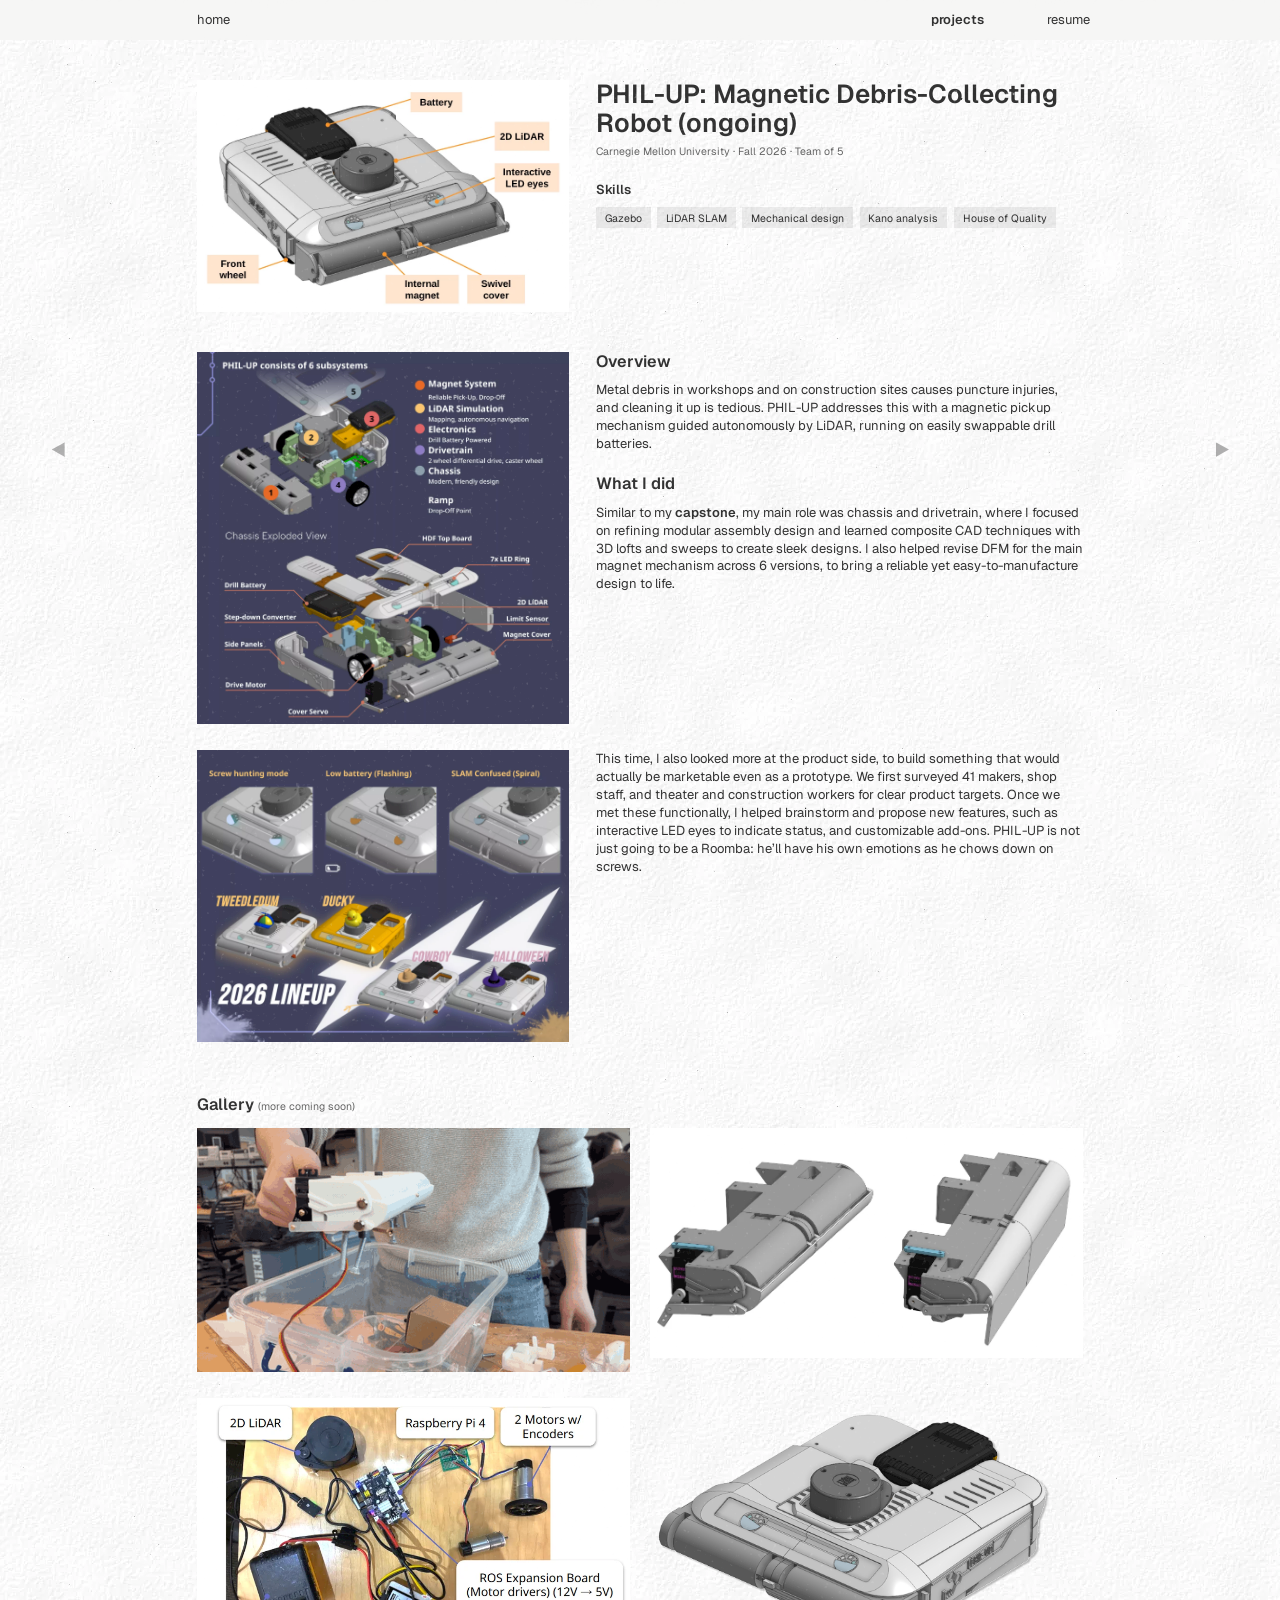
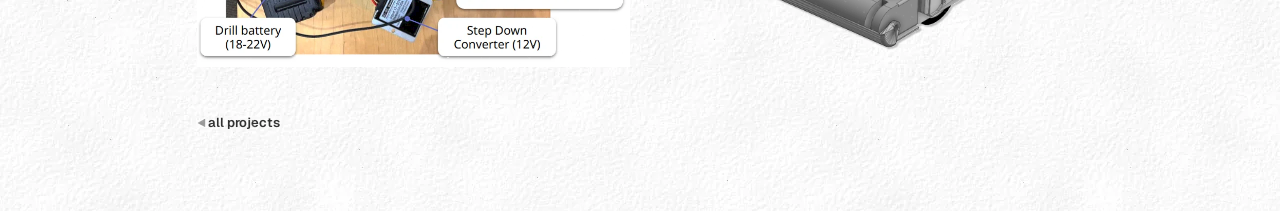
<file: projects/phil-up.html>
<!DOCTYPE html>
<html lang="en">
<head>
  <meta charset="UTF-8">
  <meta name="viewport" content="width=device-width, initial-scale=1.0">
  <title>victor yin — Phil-Up</title>
  <link rel="preconnect" href="https://fonts.googleapis.com">
  <link rel="preconnect" href="https://fonts.gstatic.com" crossorigin>
  <link href="https://fonts.googleapis.com/css2?family=Geist:wght@400;600;700&family=Geist+Mono:wght@400;700&display=swap" rel="stylesheet">
  <link rel="stylesheet" href="../site.css">
  <link rel="stylesheet" href="../project.css">
</head>
<body class="paper">
  <!-- letterpress look: edges wander a little and the ink drops out in specks -->
  <svg width="0" height="0" style="position: absolute" aria-hidden="true">
    <filter id="print-text" x="-5%" y="-5%" width="110%" height="110%">
      <feTurbulence type="fractalNoise" baseFrequency=".1875" numOctaves="2" seed="7" result="n"/>
      <feDisplacementMap in="SourceGraphic" in2="n" scale="1.5" xChannelSelector="R" yChannelSelector="G" result="d"/>
      <feColorMatrix in="n" values="0 0 0 0 0  0 0 0 0 0  0 0 0 0 0  1.6 0 0 0 -1.075" result="specks"/>
      <feComposite in="d" in2="specks" operator="out"/>
    </filter>
    <filter id="print-img" x="0" y="0" width="100%" height="100%">
      <feTurbulence type="fractalNoise" baseFrequency=".2125" numOctaves="2" seed="3" result="n"/>
      <feDisplacementMap in="SourceGraphic" in2="n" scale="1.3" xChannelSelector="R" yChannelSelector="G" result="d"/>
      <feColorMatrix in="n" values="0 0 0 0 0  0 0 0 0 0  0 0 0 0 0  .8 0 0 0 -.56" result="specks"/>
      <feComposite in="d" in2="specks" operator="out"/>
    </filter>
  </svg>

  <header class="nav">
    <a class="n-home" href="../index.html">home</a>
    <a class="n-projects active" href="../projects.html">projects</a>
    <a class="n-resume" href="../resume.html">resume</a>
  </header>

  <main class="layout wide stack">
    <section class="row hero-split">
      <div class="group"><figure><img class="ink" src="../images/philup-hero.webp" alt="PHIL-UP render with the battery, 2D LiDAR, LED eyes, internal magnet and swivel cover labelled"></figure></div>
      <div class="text print">
        <h1>PHIL-UP: Magnetic Debris-Collecting Robot (ongoing)</h1><p class="when">Carnegie Mellon University · Fall 2026 · Team of 5</p><p class="skills-title">Skills</p><div class="skills"><span>Gazebo</span><span>LiDAR SLAM</span><span>Mechanical design</span><span>Kano analysis</span><span>House of Quality</span></div>
      </div>
    </section>
    <section class="text print full">
        <div class="split flip first"><figure class="split-pic"><img class="ink" src="../images/philup-chassis.webp" alt="PHIL-UP subsystems and chassis exploded view" loading="lazy"></figure><div><h2>Overview</h2><p>Metal debris in workshops and on construction sites causes puncture injuries, and cleaning it up is tedious. PHIL-UP addresses this with a magnetic pickup mechanism guided autonomously by LiDAR, running on easily swappable drill batteries.</p><h2>What I did</h2><p>Similar to my <a href="senior-capstone.html">capstone</a>, my main role was chassis and drivetrain, where I focused on refining modular assembly design and learned composite CAD techniques with 3D lofts and sweeps to create sleek designs. I also helped revise DFM for the main magnet mechanism across 6 versions, to bring a reliable yet easy-to-manufacture design to life.</p></div></div><div class="split flip"><figure class="split-pic"><img class="ink" src="../images/philup-eyes.webp" alt="PHIL-UP’s interactive LED eyes and customizable add-ons" loading="lazy"></figure><div><p>This time, I also looked more at the product side, to build something that would actually be marketable even as a prototype. We first surveyed 41 makers, shop staff, and theater and construction workers for clear product targets. Once we met these functionally, I helped brainstorm and propose new features, such as interactive LED eyes to indicate status, and customizable add-ons. PHIL-UP is not just going to be a Roomba: he’ll have his own emotions as he chows down on screws.</p></div></div>
    </section>
    <div class="text print pics-title"><h2>Gallery <span class="soon">(more coming soon)</span></h2></div>
    <section class="pics">
      <figure><img src="../images/philup-magnet-test.gif" alt="Testing the magnet roller: it picks up screws and bolts from a bin" loading="lazy"></figure>
      <figure><img class="ink" src="../images/philup-swivel-cover.webp" alt="Magnet roller with the swivel cover closed and open" loading="lazy"></figure>
      <figure><img class="ink" src="../images/image-448.webp" alt="Electronics test bench: 2D LiDAR, Raspberry Pi 4, ROS expansion board, motors, drill battery and step-down converter" loading="lazy"></figure>
      <figure><img class="ink" src="../images/image-445-1.png" alt="PHIL-UP render" loading="lazy"></figure>
    </section>
    <div class="text print end"><a class="back" href="../projects.html"><svg class="tri left" viewBox="0 0 10 9" aria-hidden="true"><path d="M0 9 L5 0 L10 9 Z"/></svg>all projects</a></div>
  </main>

  <script src="../site.js"></script>
  <script src="../project-nav.js"></script>
</body>
</html>
</file>
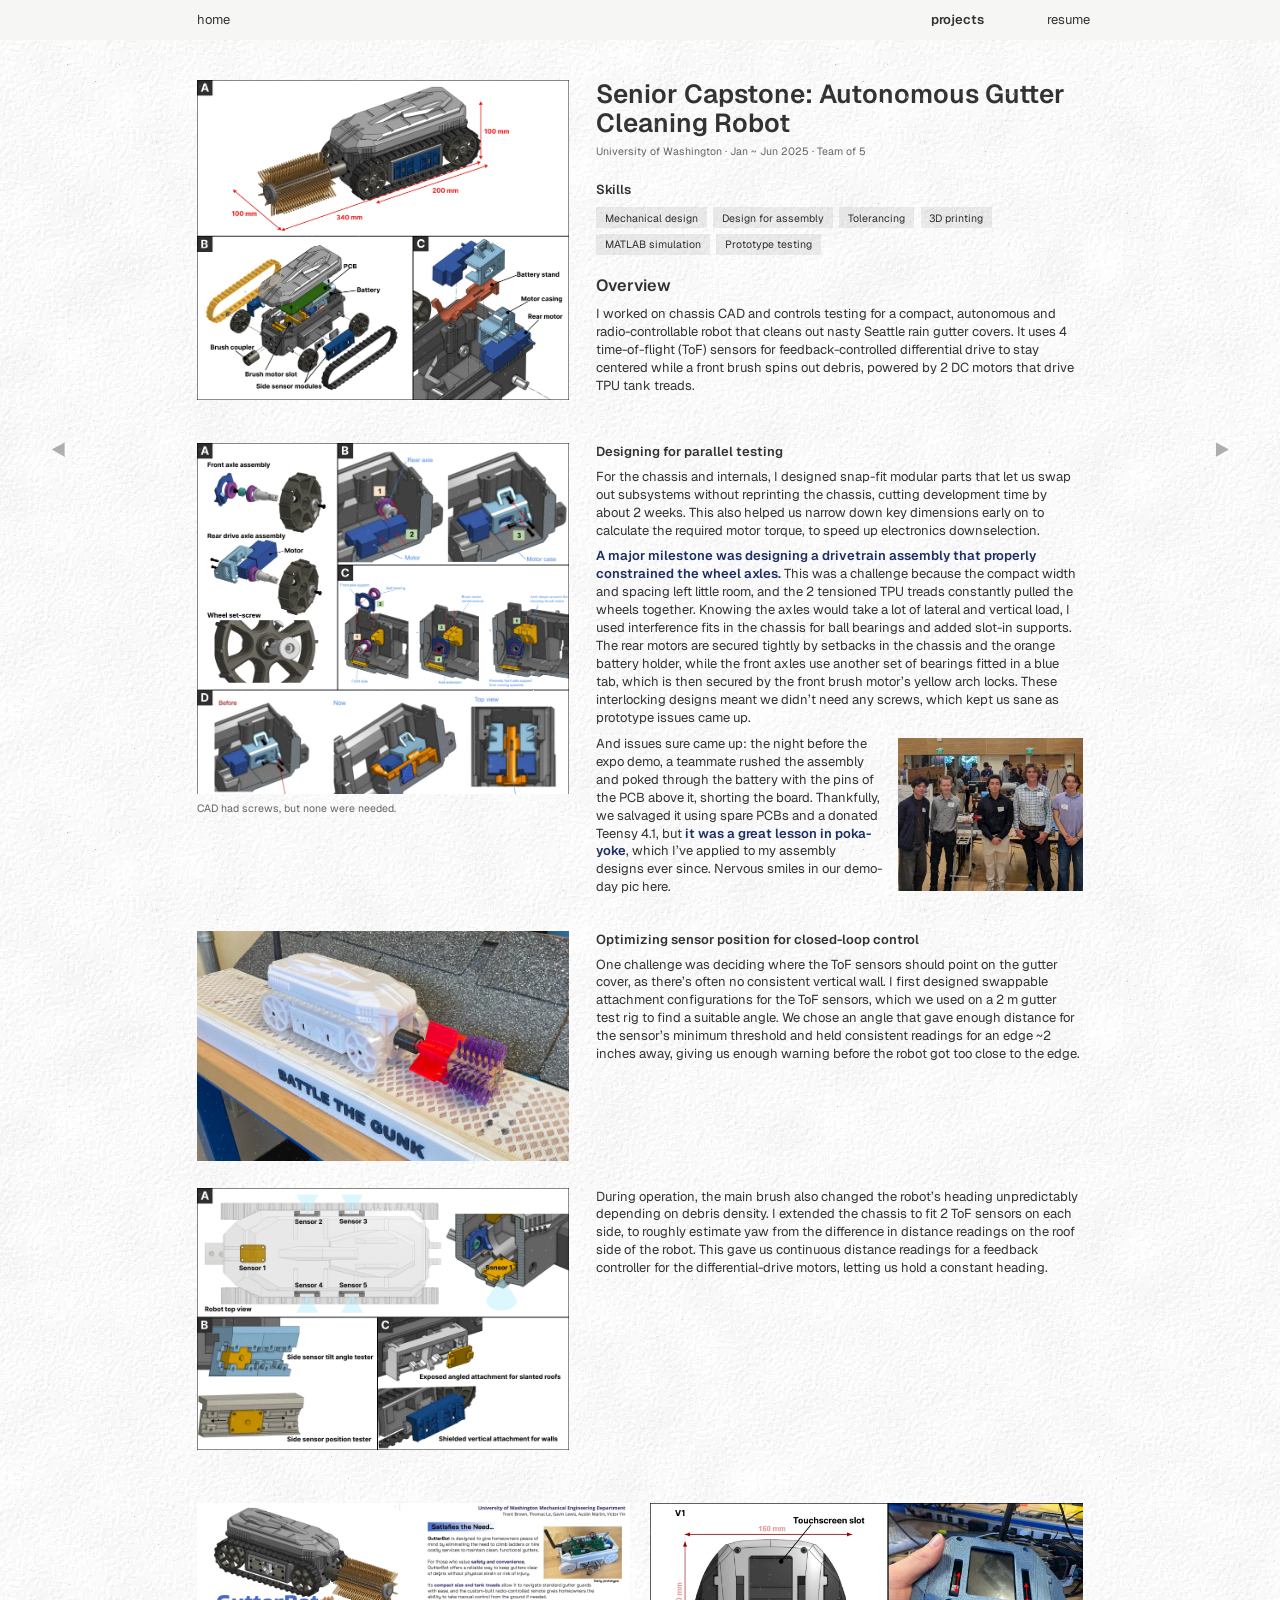
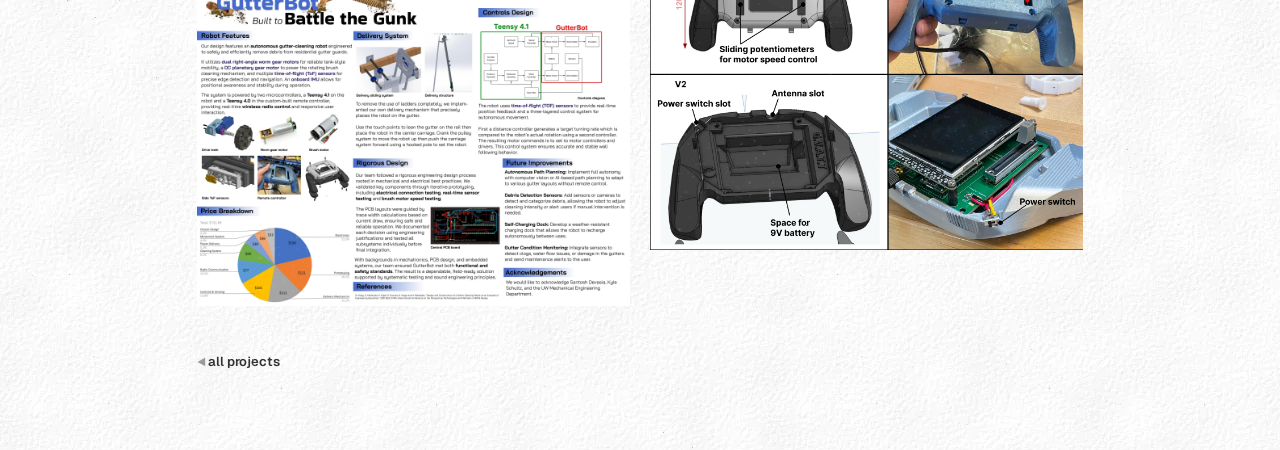
<file: projects/senior-capstone.html>
<!DOCTYPE html>
<html lang="en">
<head>
  <meta charset="UTF-8">
  <meta name="viewport" content="width=device-width, initial-scale=1.0">
  <title>victor yin — Senior Capstone: Autonomous Gutter Cleaning Robot</title>
  <link rel="preconnect" href="https://fonts.googleapis.com">
  <link rel="preconnect" href="https://fonts.gstatic.com" crossorigin>
  <link href="https://fonts.googleapis.com/css2?family=Geist:wght@400;600;700&family=Geist+Mono:wght@400;700&display=swap" rel="stylesheet">
  <link rel="stylesheet" href="../site.css">
  <link rel="stylesheet" href="../project.css">
</head>
<body class="paper">
  <!-- letterpress look: edges wander a little and the ink drops out in specks -->
  <svg width="0" height="0" style="position: absolute" aria-hidden="true">
    <filter id="print-text" x="-5%" y="-5%" width="110%" height="110%">
      <feTurbulence type="fractalNoise" baseFrequency=".1875" numOctaves="2" seed="7" result="n"/>
      <feDisplacementMap in="SourceGraphic" in2="n" scale="1.5" xChannelSelector="R" yChannelSelector="G" result="d"/>
      <feColorMatrix in="n" values="0 0 0 0 0  0 0 0 0 0  0 0 0 0 0  1.6 0 0 0 -1.075" result="specks"/>
      <feComposite in="d" in2="specks" operator="out"/>
    </filter>
    <filter id="print-img" x="0" y="0" width="100%" height="100%">
      <feTurbulence type="fractalNoise" baseFrequency=".2125" numOctaves="2" seed="3" result="n"/>
      <feDisplacementMap in="SourceGraphic" in2="n" scale="1.3" xChannelSelector="R" yChannelSelector="G" result="d"/>
      <feColorMatrix in="n" values="0 0 0 0 0  0 0 0 0 0  0 0 0 0 0  .8 0 0 0 -.56" result="specks"/>
      <feComposite in="d" in2="specks" operator="out"/>
    </filter>
  </svg>

  <header class="nav">
    <a class="n-home" href="../index.html">home</a>
    <a class="n-projects active" href="../projects.html">projects</a>
    <a class="n-resume" href="../resume.html">resume</a>
  </header>

  <main class="layout wide stack">
    <section class="row hero-split">
      <div class="group"><figure><img class="ink" src="../images/overview-1.webp" alt="" loading="lazy"></figure></div>
      <div class="text print">
        <h1>Senior Capstone: Autonomous Gutter Cleaning Robot</h1><p class="when">University of Washington · Jan ~ Jun 2025 · Team of 5</p><p class="skills-title">Skills</p><div class="skills"><span>Mechanical design</span><span>Design for assembly</span><span>Tolerancing</span><span>3D printing</span><span>MATLAB simulation</span><span>Prototype testing</span></div><h2 class="sub">Overview</h2><p>I worked on chassis CAD and controls testing for a compact, autonomous and radio-controllable robot that cleans out nasty Seattle rain gutter covers. It uses 4 time-of-flight (ToF) sensors for feedback-controlled differential drive to stay centered while a front brush spins out debris, powered by 2 DC motors that drive TPU tank treads.</p>
      </div>
    </section>
    <section class="text print full">
        <div class="split flip after-hero"><figure class="split-pic"><img class="ink" src="../images/modular.webp" alt="Modular drivetrain: front and rear axle assemblies, bearing tabs and snap-in supports" loading="lazy"><figcaption>CAD had screws, but none were needed.</figcaption></figure><div><h3>Designing for parallel testing</h3><p>For the chassis and internals, I designed snap-fit modular parts that let us swap out subsystems without reprinting the chassis, cutting development time by about 2 weeks. This also helped us narrow down key dimensions early on to calculate the required motor torque, to speed up electronics downselection.</p><p><b class="hl">A major milestone was designing a drivetrain assembly that properly constrained the wheel axles.</b> This was a challenge because the compact width and spacing left little room, and the 2 tensioned TPU treads constantly pulled the wheels together. Knowing the axles would take a lot of lateral and vertical load, I used interference fits in the chassis for ball bearings and added slot-in supports. The rear motors are secured tightly by setbacks in the chassis and the orange battery holder, while the front axles use another set of bearings fitted in a blue tab, which is then secured by the front brush motor’s yellow arch locks. These interlocking designs meant we didn’t need any screws, which kept us sane as prototype issues came up.</p><p><span class="inline-pic"><img class="ink" src="../images/capstone/demo-day.webp" alt="Our team on expo demo day" loading="lazy"></span>And issues sure came up: the night before the expo demo, a teammate rushed the assembly and poked through the battery with the pins of the PCB above it, shorting the board. Thankfully, we salvaged it using spare PCBs and a donated Teensy 4.1, but <b class="hl">it was a great lesson in poka-yoke</b>, which I’ve applied to my assembly designs ever since. Nervous smiles in our demo-day pic here.</p></div></div><div class="split flip"><figure class="split-pic"><img class="ink" src="../images/capstone/tof-test-rig.webp" alt="The robot on our 2 m gutter test rig" loading="lazy"></figure><div><h3>Optimizing sensor position for closed-loop control</h3><p>One challenge was deciding where the ToF sensors should point on the gutter cover, as there’s often no consistent vertical wall. I first designed swappable attachment configurations for the ToF sensors, which we used on a 2 m gutter test rig to find a suitable angle. We chose an angle that gave enough distance for the sensor’s minimum threshold and held consistent readings for an edge ~2 inches away, giving us enough warning before the robot got too close to the edge.</p></div></div><div class="split flip"><figure class="split-pic"><img class="ink" src="../images/tof-sensors.webp" alt="ToF sensor layout, the side sensor tilt and position testers, and the angled and vertical attachments" loading="lazy"></figure><div><p>During operation, the main brush also changed the robot’s heading unpredictably depending on debris density. I extended the chassis to fit 2 ToF sensors on each side, to roughly estimate yaw from the difference in distance readings on the roof side of the robot. This gave us continuous distance readings for a feedback controller for the differential-drive motors, letting us hold a constant heading.</p></div></div>
    </section>
    <section class="pics">
      <figure><img class="ink" src="../images/gutter-cleaning-robot.webp" alt="" loading="lazy"></figure>
      <figure><img class="ink" src="../images/controller.webp" alt="" loading="lazy"></figure>
    </section>
    <div class="text print end"><a class="back" href="../projects.html"><svg class="tri left" viewBox="0 0 10 9" aria-hidden="true"><path d="M0 9 L5 0 L10 9 Z"/></svg>all projects</a></div>
  </main>

  <script src="../site.js"></script>
  <script src="../project-nav.js"></script>
</body>
</html>
</file>
<file: site.css>
/* shared by every page: 1rem = 10 design px on the 1920px frame, so the layout scales with the window */
html { font-size: calc(100vw / 192); }
:root {
  --font: "Geist", Helvetica, Arial, sans-serif;
  --mono: "Geist Mono", "SFMono-Regular", Consolas, Menlo, monospace;
  --ink: rgba(0, 0, 0, .8);
  --red: rgba(196, 18, 48, .9);
  --ph: #d6d6d6;
  --t: max(13px, 1.6rem);
  --small: calc(var(--t) * .8125); /* captions, dates, skills: always the same step below body text */
}
* { box-sizing: border-box; margin: 0; padding: 0; }
body {
  position: relative; overflow-x: hidden; min-height: 100vh;
  font: 400 var(--t)/1.35 var(--font); color: var(--ink); font-feature-settings: "calt" 0;
  background: #f6f6f4;
}
body.paper { background: #f6f6f4 url("images/grain.webp") 0 0 / 768px; }
a { color: inherit; text-decoration: none; }
h1, h2, h3, strong { font-weight: 600; }

/* printed look */
/* letterpress grain only on bold type; regular text stays crisp for reading */
.print:is(h1, h2, h3, strong, b, .big, .resume-go),
.print :is(h1, h2, h3, strong, b, a, .skills-title, .ai, .tag-ongoing, .tag-summer) { filter: url(#print-text); }
.print :is(h1, h2, h3, strong, b, a) :is(strong, b, a) { filter: none; }
figcaption.print a { filter: none !important; }
.ink { filter: url(#print-img); }
.drawing { pointer-events: none; }

/* nav: fades on the way down, returns on the way up or with the mouse at the top */
.nav {
  position: fixed; z-index: 10; left: 0; right: 0; top: 0; height: 6rem; font-size: var(--t);
  background: rgba(246, 246, 244, .9); backdrop-filter: blur(.8rem); transition: opacity .3s, transform .3s;
}
.nav.hide { opacity: 0; transform: translateY(-100%); pointer-events: none; }
.nav > a { position: absolute; top: 50%; transform: translateY(-50%); }
.nav a:hover { opacity: .6; }
.nav a.active { font-weight: 600; }
.nav .n-home { left: 29.5rem; }
/* projects ends 7 characters before resume starts, whatever the window or text size */
.nav .n-resume { left: 157rem; }
.nav .n-projects { right: calc(100% - 157rem + 7ch); }

/* small triangle beside a link */
.tri { display: inline-block; width: .68em; height: .61em; margin-left: .19em; fill: rgba(0, 0, 0, .38); vertical-align: .02em; }
.tri.right { transform: rotate(90deg); }
.tri.left { margin: 0 .19em 0 0; transform: rotate(-90deg); }

/* abstract arrow */
.arrow { display: inline-block; flex: none; width: 6.4rem; height: 4.6rem; color: rgba(0, 0, 0, .42); transition: color .2s, transform .2s; }
.arrow svg { display: block; width: 100%; height: 100%; fill: none; stroke: currentColor; stroke-width: 4.4; stroke-linecap: butt; stroke-linejoin: miter; }
a:hover > .arrow, a.arrow:hover { color: rgba(0, 0, 0, .8); transform: translateX(.6rem); }

/* placeholder for an image still to come */
.ph {
  display: flex; align-items: center; justify-content: center; padding: 2rem; text-align: center;
  background: var(--ph); font-size: 1.3rem; color: rgba(0, 0, 0, .5);
}

/* image tiles: blur and title on hover */
.tile { position: relative; display: block; overflow: hidden; }
.tile .art { display: block; transition: filter .3s, transform .3s; }
.tile img { display: block; width: 100%; height: auto; }
.tile .ph { width: 100%; height: 100%; min-height: 26rem; }
.tile .over {
  position: absolute; inset: 0; display: flex; flex-direction: column; justify-content: center; padding: 3rem; text-align: center;
  background: rgba(255, 255, 255, .5); opacity: 0; transition: opacity .3s;
}
.tile .over strong { font-size: 1.8rem; }
.tile:hover .art, .tile:focus-visible .art { filter: blur(.7rem); transform: scale(1.03); }
.tile:hover .over, .tile:focus-visible .over { opacity: 1; }

@media (prefers-reduced-motion: reduce) {
  .nav, .arrow, .tile .art, .tile .over { transition: none; }
}

/* ========================= phones: 1rem = 10 design px on a 390px frame ========================= */
.m-only { display: none; }
@media (max-width: 760px) {
  html { font-size: min(calc(100vw / 39), 12px); }
  :root { --t: max(14px, 1.5rem); --pad: 1.8rem; }
  .m-only { display: revert; }
  .nav { height: 5.2rem; }
  .nav .n-home { left: var(--pad); }
  .nav .n-resume { left: auto; right: var(--pad); }
  .nav .n-projects { right: calc(var(--pad) + 6ch + 3ch); }
  .nav-sky { display: none; }
  /* no hover on a phone: titles stay hidden, and a tap goes straight to the page */
  .tile:hover .art { filter: none; transform: none; }
  .tile:hover .over { opacity: 0; }
}
</file>
<file: home.css>
html { scroll-behavior: smooth; }

/* ========================= tracing paper: sheets over the grid, torn where sections change ========================= */
.bg {
  position: absolute; inset: 0; overflow: hidden; pointer-events: none; isolation: isolate; background-color: #fff;
  background-image: linear-gradient(rgba(60, 60, 60, .24) 1px, transparent 1px), linear-gradient(90deg, rgba(60, 60, 60, .24) 1px, transparent 1px);
  background-size: 5.2rem 5.2rem;
}
.strip { position: absolute; left: 0; width: 192rem; height: 30rem; }
.sheet-fill { position: absolute; left: 0; right: 0; background: rgba(250, 250, 248, .8); }
.bg::after { content: ""; position: absolute; inset: 0; background: url("images/grain.webp") 0 0 / 768px; mix-blend-mode: multiply; }

.nav-sky { position: absolute; left: calc(30.5rem + 3.2 * var(--t)); top: 50%; width: 15.5rem; height: auto; transform: translateY(-50%); pointer-events: none; }

/* ========================= fuurin: both images share a scale, 6rem = 315px of the bell ========================= */
.fuurin { position: fixed; z-index: 3; left: 11.5rem; top: 6.6rem; width: 6rem; transform-origin: 2.76rem .305rem; pointer-events: none; }
.fuurin img { display: block; width: 100%; height: auto; pointer-events: auto; cursor: pointer; }
.fuurin .tanzaku { position: absolute; left: 0; top: 0; width: 3.79rem; max-width: none; translate: .02rem 6.075rem; transform-origin: 2.59rem .535rem; }

/* ========================= text and images that stay on screen ========================= */
.overlay { position: fixed; z-index: 4; left: 105.6rem; top: 9rem; width: 62rem; pointer-events: none; transition: opacity .3s; }
.overlay[data-beat="none"] { opacity: 0; }
.overlay[data-beat="none"] * { pointer-events: none !important; }
.words { position: relative; transition: transform .22s cubic-bezier(.42, 0, 1, 1); }
.words > * { transition: opacity .22s cubic-bezier(.42, 0, 1, 1); }
/* the next caption replaces this one by rising in, instead of typing */
.words.card-out { transform: translateY(-1.6rem); }
.words.card-from { transform: translateY(2.4rem); transition: none; }
.words.card-in { transition: transform .5s cubic-bezier(.45, 0, .2, 1); }
/* only over pictures: a blur with no tint, fading out at its edges */
.words::before {
  content: ""; position: absolute; inset: -3rem -4rem; opacity: 0; transition: opacity .3s; backdrop-filter: blur(1.2rem);
  -webkit-mask-image: linear-gradient(90deg, transparent, #000 4rem, #000 calc(100% - 4rem), transparent), linear-gradient(transparent, #000 3rem, #000 calc(100% - 3rem), transparent);
  mask-image: linear-gradient(90deg, transparent, #000 4rem, #000 calc(100% - 4rem), transparent), linear-gradient(transparent, #000 3rem, #000 calc(100% - 3rem), transparent);
  -webkit-mask-composite: source-in; mask-composite: intersect;
}
.overlay.over .words::before { opacity: 1; }
/* the music caption sits over busy photos, so its blur gets a soft white wash too */
.overlay[data-beat="arts"] .words::before { background: rgba(255, 255, 255, .45); }
/* the words and the blur fade separately: fading their parent would turn the blur off until it finished */
.overlay .words.card-out > *, .overlay .words.card-out::before { opacity: 0; transition: opacity .22s cubic-bezier(.42, 0, 1, 1); }
.overlay .words.card-from > *, .overlay .words.card-from::before { opacity: 0; transition: none; }
.overlay .words.card-in > *, .overlay .words.card-in::before { transition: opacity .5s cubic-bezier(.45, 0, .2, 1); }
.words > .print { position: relative; }
.lead { font-size: max(14px, 1.8rem); line-height: 1.35; pointer-events: auto; transition: opacity .12s; }
.lead.fading { opacity: 0; }
.lead a { font-weight: 600; }
.lead a:hover, .extra a:hover, a.extra:hover, .resume-go:hover { opacity: .6; }
/* room for the longest intro line, so the images below never move */
.overlay[data-beat="me"] .lead, .overlay[data-beat="cerlab"] .lead, .overlay[data-beat="sun"] .lead,
.overlay[data-beat="cad"] .lead, .overlay[data-beat="apple"] .lead { min-height: var(--lead-h, 5rem); }
.caret { display: none; width: 1px; height: 1.05em; margin: 0 .1rem; vertical-align: -.14em; background: var(--ink); }
.caret.show { display: inline-block; animation: blink 1.05s steps(1) infinite; }
.caret.show.busy { animation: none; }
@keyframes blink { 50% { opacity: 0; } }
.ai { background: linear-gradient(90deg, #2f6bff, #8a3dff 60%, #c34dff); -webkit-background-clip: text; background-clip: text; color: transparent; font-weight: 700; }

.extras { position: relative; height: 2.8rem; margin-top: 1.2rem; font-size: var(--t); }
.overlay[data-beat="apple"] .extras { height: 7.6rem; }
.extra { position: absolute; left: 0; top: 0; display: flex; align-items: center; gap: 2.4rem; height: 2.8rem; opacity: 0; pointer-events: none; white-space: nowrap; }
.more, .see, .summer { gap: .5rem; font-weight: 600; }
.links a { font-weight: 600; }
.overlay[data-beat="me"] .links,
.overlay[data-beat="cerlab"] .more, .overlay[data-beat="sun"] .more,
.overlay[data-beat="cad"] .see, .overlay[data-beat="apple"] .summer { opacity: 1; pointer-events: auto; transition: opacity .3s; }
.summer { top: 4.8rem; }
/* invisible spot the closing circle shrinks into, just before the link text */
.lg { flex: none; width: 2.8rem; height: 2.8rem; margin-right: .5rem; opacity: 0; }

.media { position: relative; aspect-ratio: 16 / 9; margin-top: 2.4rem; }
.media-set { position: absolute; inset: 0; display: grid; opacity: 0; pointer-events: none; transition: opacity .4s; }
.media-set.on { opacity: 1; pointer-events: auto; }
.media-set .tile, .media-set .art { height: 100%; }
.media-set img { height: 100%; object-fit: cover; }

/* ========================= 1. postcards: each holds still, then the next stacks over it ========================= */
.story { position: relative; width: 71rem; margin-left: 29.5rem; }
/* pinned by the browser, not by script: scrolling can't move the cards before the script has placed them */
.story-pin { position: sticky; z-index: 1; top: 0; height: 100vh; margin-bottom: -100vh; pointer-events: none; }
.slots { display: grid; gap: 19rem; padding: 9rem 0 63rem; }
.slots > i { display: block; }
/* moved every frame: its own layer, so the shadow and print filter are drawn once instead of on every scroll */
.view { position: absolute; left: 0; top: 0; width: 100%; display: block; pointer-events: auto; filter: drop-shadow(0 .8rem 1.6rem rgba(0, 0, 0, .16)); will-change: transform, translate; backface-visibility: hidden; }
.view:nth-child(1) { transform: rotate(-.5deg); }
.view:nth-child(2) { transform: rotate(.55deg); }
.view:nth-child(3) { transform: rotate(-.3deg); }
/* the picture stays square on a sheet of torn white paper */
.card { position: relative; display: block; padding: .8rem; isolation: isolate; }
.card::before { content: ""; position: absolute; z-index: -1; inset: -3rem; background: url("images/card-1.webp") center / 100% 100% no-repeat; }
.view:nth-child(2) .card::before { background-image: url("images/card-2.webp"); }
.view:nth-child(3) .card::before { background-image: url("images/card-3.webp"); }
.photo { display: block; width: 100%; height: 42.9rem; object-fit: cover; background: #fff; filter: url(#print-img); }
.photo.ph { background: var(--ph); font-size: 1.6rem; filter: none; }
.chip { position: absolute; left: 4.5rem; top: 17.6rem; padding: 0 1.3rem; background: var(--red); font-size: 2.6rem; line-height: 4.4rem; white-space: nowrap; }
.view:not(:first-child) .chip { left: 2.4rem; top: 2.4rem; }
.big { position: absolute; left: 8rem; top: 22.4rem; color: #fff; font-size: 6.3rem; font-weight: 700; line-height: 1; white-space: nowrap; }

/* ========================= 2. one gallery, seen through a circle as it shrinks ========================= */
.cad { position: relative; z-index: 1; }
.pin { position: sticky; top: 0; height: 100vh; overflow: hidden; }
/* the bare grid and the gallery travel together inside the circle; tracing paper is what's left outside it */
/* a mask cuts off its own shadow, so the shadow goes on a wrapper, and only once the circle is closing */
.window-shadow { position: absolute; inset: 0; pointer-events: none; }
.window-shadow.closing { filter: drop-shadow(0 .6rem 2rem rgba(0, 0, 0, var(--shadow, .32))); }
.window {
  pointer-events: auto;
  position: absolute; inset: 0;
  background: url("images/grain.webp") 0 0 / 768px, linear-gradient(rgba(60, 60, 60, .24) 1px, transparent 1px) 0 0 / 5.2rem 5.2rem, linear-gradient(90deg, rgba(60, 60, 60, .24) 1px, transparent 1px) 0 0 / 5.2rem 5.2rem, #fff;
  background-blend-mode: multiply, normal, normal, normal;
  -webkit-mask-repeat: no-repeat; mask-repeat: no-repeat; }
.window.closing { pointer-events: none; }
.track { padding-top: 9rem; will-change: transform; }
.cols { display: grid; grid-template-columns: 1fr 1fr; column-gap: 4rem; width: 132rem; margin-left: 29.5rem; }
.cols > div { display: grid; gap: 4rem; align-content: start; }
.shanghai {
  position: absolute; left: 29.5rem; top: 9rem; width: 71rem; transform: rotate(-.4deg); opacity: 0; pointer-events: none; transition: opacity .5s;
  filter: drop-shadow(0 .8rem 1.6rem rgba(0, 0, 0, .16)); will-change: transform, translate;
}
.shanghai.on { opacity: 1; pointer-events: auto; }
.shanghai .photo { height: auto; }

/* ========================= 3. arts: back on tracing paper ========================= */
.arts { position: relative; z-index: 2; margin-top: -75vh; padding-top: 23.4rem; }
.arts .cols { grid-template-columns: repeat(3, 1fr); }
.arts .tile .ph { min-height: 27rem; }
/* the gallery ends on one straight line: pictures go out of focus, more and more, and fade away */
.arts .cols {
  position: relative; overflow: hidden;
  -webkit-mask-image: linear-gradient(#000 calc(100% - 26rem), rgba(0, 0, 0, .72) calc(100% - 17rem), rgba(0, 0, 0, .28) calc(100% - 8rem), transparent);
  mask-image: linear-gradient(#000 calc(100% - 26rem), rgba(0, 0, 0, .72) calc(100% - 17rem), rgba(0, 0, 0, .28) calc(100% - 8rem), transparent);
}
.lens { position: absolute; left: 0; right: 0; bottom: 0; height: 44rem; pointer-events: none; }
.lens i { position: absolute; inset: 0; }
.lens i:nth-child(1) { backdrop-filter: blur(.15rem); -webkit-mask-image: linear-gradient(transparent, #000 20%); mask-image: linear-gradient(transparent, #000 20%); }
.lens i:nth-child(2) { backdrop-filter: blur(.35rem); -webkit-mask-image: linear-gradient(transparent 15%, #000 35%); mask-image: linear-gradient(transparent 15%, #000 35%); }
.lens i:nth-child(3) { backdrop-filter: blur(.8rem); -webkit-mask-image: linear-gradient(transparent 30%, #000 52%); mask-image: linear-gradient(transparent 30%, #000 52%); }
.lens i:nth-child(4) { backdrop-filter: blur(1.6rem); -webkit-mask-image: linear-gradient(transparent 48%, #000 72%); mask-image: linear-gradient(transparent 48%, #000 72%); }
.lens i:nth-child(5) { backdrop-filter: blur(3.2rem); -webkit-mask-image: linear-gradient(transparent 68%, #000 92%); mask-image: linear-gradient(transparent 68%, #000 92%); }

/* ========================= 4. about, below the last torn edge ========================= */
.about {
  position: relative; z-index: 1; display: grid; grid-template-columns: 70.6rem 62rem; column-gap: 5.5rem;
  margin: 22rem 0 0 29.5rem; padding: 18rem 0 32rem; font-size: max(15px, 2rem); line-height: 1.5; scroll-margin-top: 4rem;
}
.about h3 { margin: 7rem 0 1.4rem; font-size: inherit; }
.about > div > div:first-child h3 { margin-top: 0; }
.rows { display: grid; column-gap: max(3rem, 1em); row-gap: .8rem; }
.rows.edu { grid-template-columns: minmax(max-content, 36rem) auto; }
/* the label columns never shrink below their words, and the lists wrap instead of running into the next column */
.rows.soft { grid-template-columns: minmax(max-content, 11rem) minmax(0, 21rem) minmax(max-content, 10rem) minmax(0, 1fr); }
/* narrower windows: one label and its list per line */
@media (max-width: 1600px) { .rows.soft { grid-template-columns: max-content minmax(0, 1fr); } }
.contact { display: flex; gap: 2rem; }
.contact svg { display: block; width: 3.4rem; height: 3.4rem; fill: none; stroke: currentColor; stroke-width: 1.2; }
.contact a:hover { color: #c41230; }
.resume-go { display: inline-block; margin-top: 7rem; font-weight: 600; }

/* ========================= phones: one column, captions under their pictures, nothing pinned ========================= */
@media (max-width: 760px) {
  body { background: #f6f6f4 url("images/grain.webp") 0 0 / 768px; }
  .bg, .fuurin, .overlay, .slots, #apple-beat { display: none; }
  .m-words { margin: 2.4rem 0 0; }
  .m-words .lead { font-size: max(16px, 1.9rem); }
  .m-words .m-links { display: flex; flex-wrap: wrap; gap: 2.4rem; margin-top: 1.2rem; font-size: var(--t); font-weight: 600; }

  .story { width: auto; margin: 0; padding: 8.4rem var(--pad) 0; }
  .story-pin { position: static; height: auto; margin: 0; pointer-events: auto; }
  .view { position: relative; width: auto; will-change: auto; translate: none !important; }
  .view + .m-words { margin-bottom: 6.4rem; }
  .card::before { inset: -1.4rem; }
  .photo { height: auto; aspect-ratio: 4 / 3; }
  .chip { left: 1.6rem; top: 1.6rem; font-size: 1.8rem; line-height: 3rem; padding: 0 .9rem; }
  .view:not(:first-child) .chip { left: 1.6rem; top: 1.6rem; }
  .big { left: 1.6rem; top: auto; bottom: 1.6rem; font-size: 4.4rem; }

  /* the galleries become plain two-column walls of pictures */
  .cad { height: auto !important; padding: 0 var(--pad); }
  .cad > .m-words:first-child { margin: 0 0 2.4rem; }
  .pin, .window-shadow, .window { position: static; height: auto; overflow: visible; }
  .window { background: none; -webkit-mask: none !important; mask: none !important; opacity: 1 !important; }
  .track { padding: 0; transform: none !important; will-change: auto; }
  .cols, .arts .cols { display: block; width: auto; margin: 0; columns: 2; column-gap: 1.2rem; }
  .cols > div { display: contents; }
  .cols .tile { break-inside: avoid; margin-bottom: 1.2rem; translate: none !important; }
  .shanghai { position: relative; left: auto; top: auto; display: block; width: auto; margin: 2.4rem 0 0; opacity: 1; pointer-events: auto; translate: none !important; will-change: auto; }

  .arts { margin: 6.4rem 0 0; padding: 0 var(--pad); }
  .arts > .m-words:first-child { margin: 0 0 2.4rem; }
  .arts .cols { height: auto !important; max-height: 140rem; }
  .lens { height: 24rem; }

  .about { display: block; margin: 4rem 0 0; padding: 0 var(--pad) 8rem; font-size: var(--t); }
  .about > .m-words:first-child { margin: 0 0 1.6rem; }
  .about h3, .about > div > div:first-child h3 { margin: 4rem 0 1rem; }
  .rows.edu { grid-template-columns: 1fr auto; }
  .rows.soft { grid-template-columns: 9rem 1fr; }
  .resume-go { margin-top: 4rem; }
}

@media (prefers-reduced-motion: reduce) {
  html { scroll-behavior: auto; }
  .caret.show { animation: none; }
  .overlay, .extra, .media-set, .shanghai, .lead, .words, .words > *, .words::before { transition: none !important; }
}
</file>
<file: project.css>
/* project pages: each block of images sits beside its own text, all visible at once */
.layout { width: 133rem; margin-left: 29.5rem; padding-bottom: 12rem; }
.row { display: grid; grid-template-columns: 78rem 50rem; column-gap: 5rem; align-items: start; margin-top: 12rem; }
/* the first photo and caption line up in the middle of the first screen */
.row:first-child { align-items: center; min-height: 100vh; margin-top: 0; padding-top: 6rem; }
.group { display: grid; gap: 3rem; }
figure img { display: block; width: 100%; height: auto; }
figure .ph { min-height: 44rem; }
figcaption { margin-top: 1rem; font-size: var(--small); color: rgba(0, 0, 0, .6); }
.video { position: relative; aspect-ratio: 16 / 9; background: var(--ph); }
.video iframe { position: absolute; inset: 0; width: 100%; height: 100%; border: 0; }
.watch { display: inline-block; margin-top: .8rem; font-size: var(--small); font-weight: 600; }

.text h1 { font-size: calc(var(--t) * 2); line-height: 1.1; }
.text .when { margin: .6em 0 1.5em; font-size: var(--small); color: rgba(0, 0, 0, .6); }
.text h2 { margin-bottom: .6em; font-size: calc(var(--t) * 1.25); line-height: 1.2; }
.text p { margin-bottom: 1.2rem; font-size: var(--t); line-height: 1.38; }
.text ul { margin: 0 0 1.2rem 2.2rem; font-size: var(--t); line-height: 1.38; }
.text a { font-weight: 600; }
.text a:hover, .watch:hover { opacity: .6; }
.skills-title { margin: 1.8em 0 .8em; font-size: var(--small); font-weight: 600; }
.skills { display: flex; flex-wrap: wrap; gap: .6em; font-size: var(--small); }
.skills span { padding: .3em .85em; background: rgba(0, 0, 0, .07); }
.back { display: inline-block; margin-top: 2.4rem; font-size: var(--t); }
.text .tag { margin-top: 1rem; font-size: var(--t); font-style: italic; line-height: 1.38; }
.text .tag + .when { margin-top: .4rem; }
.text .sub { margin-top: 3.2rem; }

/* side-swipe gallery (Apple design challenge slides) */
.gallery { position: relative; outline: none; }
.gallery .track { display: flex; overflow-x: auto; scroll-snap-type: x mandatory; scrollbar-width: none; cursor: pointer; }
.gallery .track::-webkit-scrollbar { display: none; }
.gallery .slide { flex: 0 0 100%; aspect-ratio: 16 / 9; scroll-snap-align: start; display: flex; align-items: center; justify-content: center; background: #fff; }
.gallery .slide img { width: 100%; height: 100%; object-fit: contain; }
.gallery .slide .ph { width: 100%; height: 100%; min-height: 0; }
.gallery button { border: 0; background: none; cursor: pointer; }
.g-prev, .g-next { position: absolute; top: 50%; translate: 0 -50%; width: 4.4rem; height: 4.4rem; border-radius: 50%; background: rgba(255, 255, 255, .85) !important; box-shadow: 0 .2rem .8rem rgba(0, 0, 0, .15); display: flex; align-items: center; justify-content: center; transition: opacity .2s; }
.g-prev { left: 1.6rem; } .g-next { right: 1.6rem; }
.g-prev .tri, .g-next .tri { width: 1.6rem; height: 1.4rem; margin: 0; fill: rgba(0, 0, 0, .6); }
.g-prev:disabled, .g-next:disabled { opacity: 0; pointer-events: none; }
.gallery .dots { display: flex; justify-content: center; gap: .8rem; margin-top: 1.2rem; }
.gallery .dots button { width: .8rem; height: .8rem; padding: 0; border-radius: 50%; background: rgba(0, 0, 0, .2); }
.gallery .dots button.on { background: rgba(0, 0, 0, .65); }
.text .skills + h2 { margin-top: 3.2rem; }
.text h3 { margin: 2.4rem 0 1rem; font-size: var(--t); font-weight: 600; line-height: 1.38; }
.text h2 + h3 { margin-top: 0; }
.text .skills + .intro { margin-top: 2.4rem; }
/* wider reading column (Apple page): text 30% wider, pictures narrower */
.layout.wide .row { grid-template-columns: 63rem 65rem; }
.layout.wide .row:first-child, .layout.tight .row:first-child { min-height: 0; padding-top: 12rem; }
.layout.tight .row, .layout.wide .row { align-items: start; }
.layout.tight .text > :first-child, .layout.wide .text > :first-child { margin-top: 0; }
.layout.wide .row + .row, .layout.tight .row + .row { margin-top: 6rem; }
/* key points: ink-blue accent instead of heavy bold */
.text p b { font-weight: 600; color: #2f4f8f; }
figcaption a { color: inherit; text-decoration: underline; }
figcaption a:hover { opacity: .6; }
.text .refs { margin-top: .6rem; font-size: var(--small); }
/* simple pill flow diagram (Sun Lab workflow) */
.flow { display: flex; flex-wrap: wrap; align-items: center; gap: .5rem; margin: 1.6rem 0 1.2rem; font-size: var(--small); }
.flow .pill { padding: .5rem 1.1rem; border: 1px solid rgba(0, 0, 0, .25); border-radius: 99rem; background: #fff; white-space: nowrap; }
.flow .flow-arrow { color: rgba(0, 0, 0, .45); }
.flow .flow-loop { flex-basis: 100%; margin-top: .2rem; font-size: var(--small); color: #2f4f8f; }
.gallery.tall .slide { aspect-ratio: 1224 / 1584; }

/* pages with no pictures: the text takes the whole width */
.layout.textonly .row { grid-template-columns: minmax(0, 1fr); }
.layout.textonly .text p, .layout.textonly .text ul { max-width: 100%; }

/* phones: pictures above their text, one column */
@media (max-width: 760px) {
  .layout, .layout.wide { width: auto; margin: 0; padding: 0 var(--pad) 8rem; }
  .row, .layout.wide .row { grid-template-columns: 1fr; row-gap: 2.4rem; margin-top: 6.4rem; }
  .row:first-child, .layout.wide .row:first-child { min-height: 0; padding-top: 8.4rem; }
  .layout.wide .row + .row { margin-top: 6.4rem; }
  .group { gap: 1.6rem; }
  figure .ph { min-height: 22rem; }
  .g-prev, .g-next { display: none; }
  .gallery .dots button { width: 7px; height: 7px; }
  /* drop the desktop nudges made in the editor so everything stacks in one column */
  .layout [style*="translate"] { translate: none !important; }
}
/* Sun Lab instructions booklet: a titled gallery at 2/3 the column width */
.booklet { width: calc(100% / 1.5); margin: 1rem auto 0; }
.booklet-title { margin-bottom: 1rem; font-size: var(--t); font-weight: 600; }
@media (max-width: 760px) { .booklet { width: 100%; } }
/* LEGO renders are cut out (transparent), so let them sit on the page */
.gallery.clear .slide { aspect-ratio: 4 / 3; background: none; }
/* "more coming soon" slot (Phil-Up): a quiet dashed box, shorter than a full placeholder */
figure .ph.soon { min-height: 24rem; border: 1px dashed rgba(0, 0, 0, .25); background: none; font-size: var(--t); font-style: italic; color: rgba(0, 0, 0, .5); }

/* YouTube channel screenshots (LEGO): wide slides on white, shown whole */
.gallery.yt .slide { aspect-ratio: 2 / 1; padding: 1.2rem; }
.gallery.yt figcaption { text-align: center; }
.text h1 .views { margin-left: .4em; font-size: var(--small); font-weight: 400; color: rgba(0, 0, 0, .6); white-space: nowrap; vertical-align: .35em; }
/* project pages in reading order: one picture beside the title block, then the story at full width, then the pictures two across */
.layout.stack .full { margin-top: 6rem; }
.layout.stack .full > :first-child { margin-top: 0; }
.layout.stack .pics { display: grid; grid-template-columns: 1fr 1fr; gap: 4rem 3rem; align-items: start; margin-top: 8rem; }
.layout.stack .pics > * { min-width: 0; }
.layout.stack .pics .booklet { width: 100%; margin: 0; }
.layout.stack .end { margin-top: 2rem; }
@media (max-width: 760px) {
  .layout.stack .full { margin-top: 4rem; }
  .layout.stack .pics { grid-template-columns: minmax(0, 1fr); gap: 2.4rem; margin-top: 4.8rem; }
}
/* a caption that sits beside its picture in the two-across grid (TreeTop Sweets) */
.layout.stack .pics .pic-note h3 { margin-top: 0; }
/* a page that opens with its title alone (manta ray): the title block takes the whole width */
.layout .row.solo { grid-template-columns: minmax(0, 1fr); }
/* a smaller picture tucked beside the paragraphs it illustrates (Phil-Up) */
.layout.stack .full .side { float: right; clear: right; width: 42%; margin: .4rem 0 2.4rem 4rem; }
.layout.stack .full::after { content: ""; display: block; clear: both; }
@media (max-width: 760px) { .layout.stack .full .side { float: none; width: 100%; margin: 1.6rem 0; } }
.layout.stack .full .after-side { clear: right; padding-top: 1.2rem; }
.layout.stack .full .side video { display: block; width: 100%; height: auto; }
/* a numbered section with its picture beside it, tops lined up with the section title (Phil-Up) */
.layout.stack .split { display: grid; grid-template-columns: minmax(0, 1fr) 42%; column-gap: 4rem; align-items: start; margin-top: 2.4rem; }
.layout.stack .split.flip { grid-template-columns: 42% minmax(0, 1fr); }
.layout.stack .split h3 { margin-top: 0; }
.layout.stack .split-pic img, .layout.stack .split-pic video { display: block; width: 100%; height: auto; }
@media (max-width: 760px) {
  .layout.stack .split, .layout.stack .split.flip { grid-template-columns: minmax(0, 1fr); row-gap: 1.6rem; }
  .layout.stack .split.flip .split-pic { order: 2; }
}
/* title over the end gallery */
.layout.stack .pics-title { margin-top: 8rem; }
.layout.stack .pics-title h2 { margin: 0; }
.layout.stack .pics-title .soon { font-size: var(--small); font-weight: 400; color: rgba(0, 0, 0, .6); }
.layout.stack .pics-title + .pics { margin-top: 2rem; }
.layout.stack .split h2 { margin-top: 0; }
.layout.stack .split + .split { margin-top: 4rem; }
.layout.stack .full > .split.first { margin-top: 0; }
.layout.stack .split + h2 { margin-top: 4rem; }
.layout.stack .split-pic.gallery { margin: 0; }
/* a label on each slide (LEGO builds by year) */
.gallery .slide { position: relative; }
.gallery .slide-cap { position: absolute; left: 1.2rem; bottom: 1.2rem; padding: .25em .7em; background: rgba(0, 0, 0, .68); color: #fff; font-size: var(--small); font-weight: 600; pointer-events: none; }
/* LEGO "My niche" gallery: pause/play switch, right-aligned under the dots */
.gallery .motion-row { display: flex; justify-content: flex-end; margin-top: .8rem; }
.gallery .motion-toggle {
  padding: .25em .8em; font: 400 var(--small)/1.3 var(--font); color: rgba(0, 0, 0, .6);
  background: none; border: 1px solid rgba(0, 0, 0, .2); border-radius: 99rem; cursor: pointer;
}
.gallery .motion-toggle:hover { color: var(--ink); border-color: rgba(0, 0, 0, .45); }
.gallery .motion-toggle:focus-visible { outline: 2px solid var(--ink); outline-offset: 2px; }
/* section title above its row, so the picture lines up with the paragraph instead (LEGO "My niche") */
.layout.stack .split + .split-title { margin-top: 4rem; }
.layout.stack .split-title + .split.under-title { margin-top: 0; }
/* Soft robotics fin gallery: transparent 16:9 slides sitting on the page */
.gallery.clear.wide .slide { aspect-ratio: 16 / 9; }
/* Soft robotics: several pictures stacked in one column with even gaps; extra room below the overview */
.layout.stack .pic-stack { display: flex; flex-direction: column; gap: 4rem; }
.layout.stack .pic-stack > figure { margin: 0; }
.layout.stack .split.after-hero { margin-top: 6rem; }
/* LEGO: channel avatar before the title */
.text h1 .avatar { display: inline-block; width: 1.4em; height: 1.4em; margin-right: .45em; border-radius: 50%; vertical-align: -.35em; }
/* Music: 3-column photo wall; picture heights are set in the page so the columns start and end together */
.layout.stack .wall { display: grid; grid-template-columns: repeat(3, minmax(0, 1fr)); column-gap: 1.6rem; margin-top: 8rem; align-items: start; }
.layout.stack .wall img { display: block; width: 100%; height: auto; object-fit: cover; }
.layout.stack .wall img + img { margin-top: 3%; }
@media (max-width: 760px) { .layout.stack .wall { column-gap: .8rem; margin-top: 4.8rem; } }
/* galleries beside text keep a fixed slide shape; mixed portrait/landscape pictures fit inside it */
.layout.stack .split-pic.gallery .slide img { height: 100%; object-fit: contain; }
/* portrait photos beside text: narrower so they don't tower over the paragraph */
.layout.stack .split-pic.portrait img { width: 66%; }
/* key sentences: bold in navy */
.text b.hl { font-weight: 600; color: #1d2f63; }
/* a picture that takes the height of the text beside it (capstone demo-day photo) */
.layout.stack .split.match { align-items: stretch; }
.layout.stack .split.match .split-pic { position: relative; margin: 0; }
.layout.stack .split.match .split-pic img { position: absolute; top: 0; left: 0; width: auto; max-width: 100%; height: 100%; object-fit: cover; object-position: bottom; }
@media (max-width: 760px) { .layout.stack .split.match .split-pic { position: static; } .layout.stack .split.match .split-pic img { position: static; width: 100%; height: auto; } }
/* a second heading inside a side-by-side text column (Phil-Up "What I did") */
.layout.stack .split p + h2 { margin-top: 3.2rem; }
/* a full-width paragraph right after a side-by-side block */
.layout.stack .split + p { margin-top: 2.4rem; }
.print b.hl { filter: none; }
/* a side picture about 20% smaller than usual (CERLAB tracker) */
.layout.stack .split.flip.narrow { grid-template-columns: 33.6% minmax(0, 1fr); }
@media (max-width: 760px) { .layout.stack .split.flip.narrow { grid-template-columns: minmax(0, 1fr); } }
/* previous / next project arrows, fixed on the sides of the page (project-nav.js) */
.pnav { position: fixed; z-index: 20; top: 50%; display: flex; align-items: center; gap: 1.2rem; padding: 1.6rem; transform: translateY(-50%); color: rgba(0, 0, 0, .55); font-size: var(--small); text-decoration: none; }
.pnav.prev { left: 6rem; }
.pnav.next { right: 6rem; flex-direction: row-reverse; }
.pnav svg { width: 2.2rem; height: 2rem; fill: rgba(0, 0, 0, .3); transition: fill .2s, transform .2s; }
.pnav.prev svg { transform: rotate(-90deg); }
.pnav.next svg { transform: rotate(90deg); }
.pnav-name { opacity: 0; white-space: nowrap; transition: opacity .2s; }
.pnav:hover svg, .pnav:focus-visible svg { fill: rgba(0, 0, 0, .75); }
.pnav.prev:hover svg { transform: rotate(-90deg) translateY(.3rem); }
.pnav.next:hover svg { transform: rotate(90deg) translateY(.3rem); }
.pnav:hover .pnav-name, .pnav:focus-visible .pnav-name { opacity: 1; }
@media (max-width: 760px) {
  /* phones: small round buttons in the bottom corners, names hidden */
  .pnav { top: auto; bottom: 1.6rem; transform: none; padding: 1.2rem; border-radius: 50%; background: rgba(255, 255, 255, .85); box-shadow: 0 1px 4px rgba(0, 0, 0, .15); }
  .pnav.prev { left: var(--pad); }
  .pnav.next { right: var(--pad); }
  .pnav-name { display: none; }
}
@media (prefers-reduced-motion: reduce) { .pnav svg, .pnav-name { transition: none; } }
/* more room before "all projects" */
.back { margin-top: 6.4rem; }
/* arrow hover names sit on a white card so they stay readable over pictures */
.pnav-name { padding: .5rem 1rem; background: rgba(255, 255, 255, .88); box-shadow: 0 1px 4px rgba(0, 0, 0, .12); color: rgba(0, 0, 0, .75); }
/* a side picture about 25% bigger than usual (Kamome) */
.layout.stack .split.flip.big { grid-template-columns: 52.5% minmax(0, 1fr); }
@media (max-width: 760px) { .layout.stack .split.flip.big { grid-template-columns: minmax(0, 1fr); } }
.layout.stack .end { margin-top: 7rem; }
/* capstone: hero picture the same width as the side pictures below */
.layout.wide .row.hero-split { grid-template-columns: 42% minmax(0, 1fr); column-gap: 4rem; }
@media (max-width: 760px) { .layout.wide .row.hero-split { grid-template-columns: 1fr; } }
/* a small photo floated into the right of a paragraph */
.text .inline-pic { float: right; width: 38%; margin: .4rem 0 1rem 2rem; }
.text .inline-pic img { display: block; width: 100%; height: auto; }
.layout.stack .split > div::after { content: ""; display: block; clear: both; }
/* room between the skills chips and whatever text follows them */
.text .skills + * { margin-top: 3.2rem; }
/* music hero: pictures sit at the top of the slide so they line up with the title */
.gallery.top .slide { align-items: flex-start; }
.gallery.top .slide img { object-position: top; }
/* a side picture shown cropped, with a fade and an arrow that widens it to full size (Kamome) */
.layout.stack .split.flip.expandable { grid-template-columns: 42% minmax(0, 1fr); transition: grid-template-columns .45s ease; }
.layout.stack .split.flip.expandable.open { grid-template-columns: 52.5% minmax(0, 1fr); }
.layout.stack .split-pic.expand-pic { position: relative; overflow: hidden; }
.layout.stack .split-pic.expand-pic img { width: 125%; max-width: none; transition: width .45s ease; }
.layout.stack .split.open .split-pic.expand-pic img { width: 100%; }
.expand-pic::after { content: ""; position: absolute; top: 0; right: 0; bottom: 0; width: 28%; background: linear-gradient(to right, rgba(246, 246, 244, 0), #f6f6f4 85%); pointer-events: none; transition: opacity .3s; }
.split.open .expand-pic::after { opacity: 0; }
.expand-btn { position: absolute; z-index: 1; top: 50%; right: 1.2rem; translate: 0 -50%; width: 4.4rem; height: 4.4rem; border: 0; border-radius: 50%; background: rgba(255, 255, 255, .9); box-shadow: 0 .2rem .8rem rgba(0, 0, 0, .15); cursor: pointer; display: flex; align-items: center; justify-content: center; }
.expand-btn .tri { width: 1.4rem; height: 1.3rem; margin: 0; fill: rgba(0, 0, 0, .6); transition: transform .3s; }
.split.open .expand-btn .tri { transform: rotate(-90deg); }
@media (max-width: 760px) {
  .layout.stack .split.flip.expandable, .layout.stack .split.flip.expandable.open { grid-template-columns: minmax(0, 1fr); }
  .layout.stack .split-pic.expand-pic img { width: 100%; }
  .expand-pic::after, .expand-btn { display: none; }
}
@media (prefers-reduced-motion: reduce) { .layout.stack .split.flip.expandable, .layout.stack .split-pic.expand-pic img { transition: none; } }
/* a hair of space at each slide edge, so a sub-pixel scroll offset never shows the neighbouring picture */
.gallery .slide { padding: 0 2px; box-sizing: border-box; }
</file>
